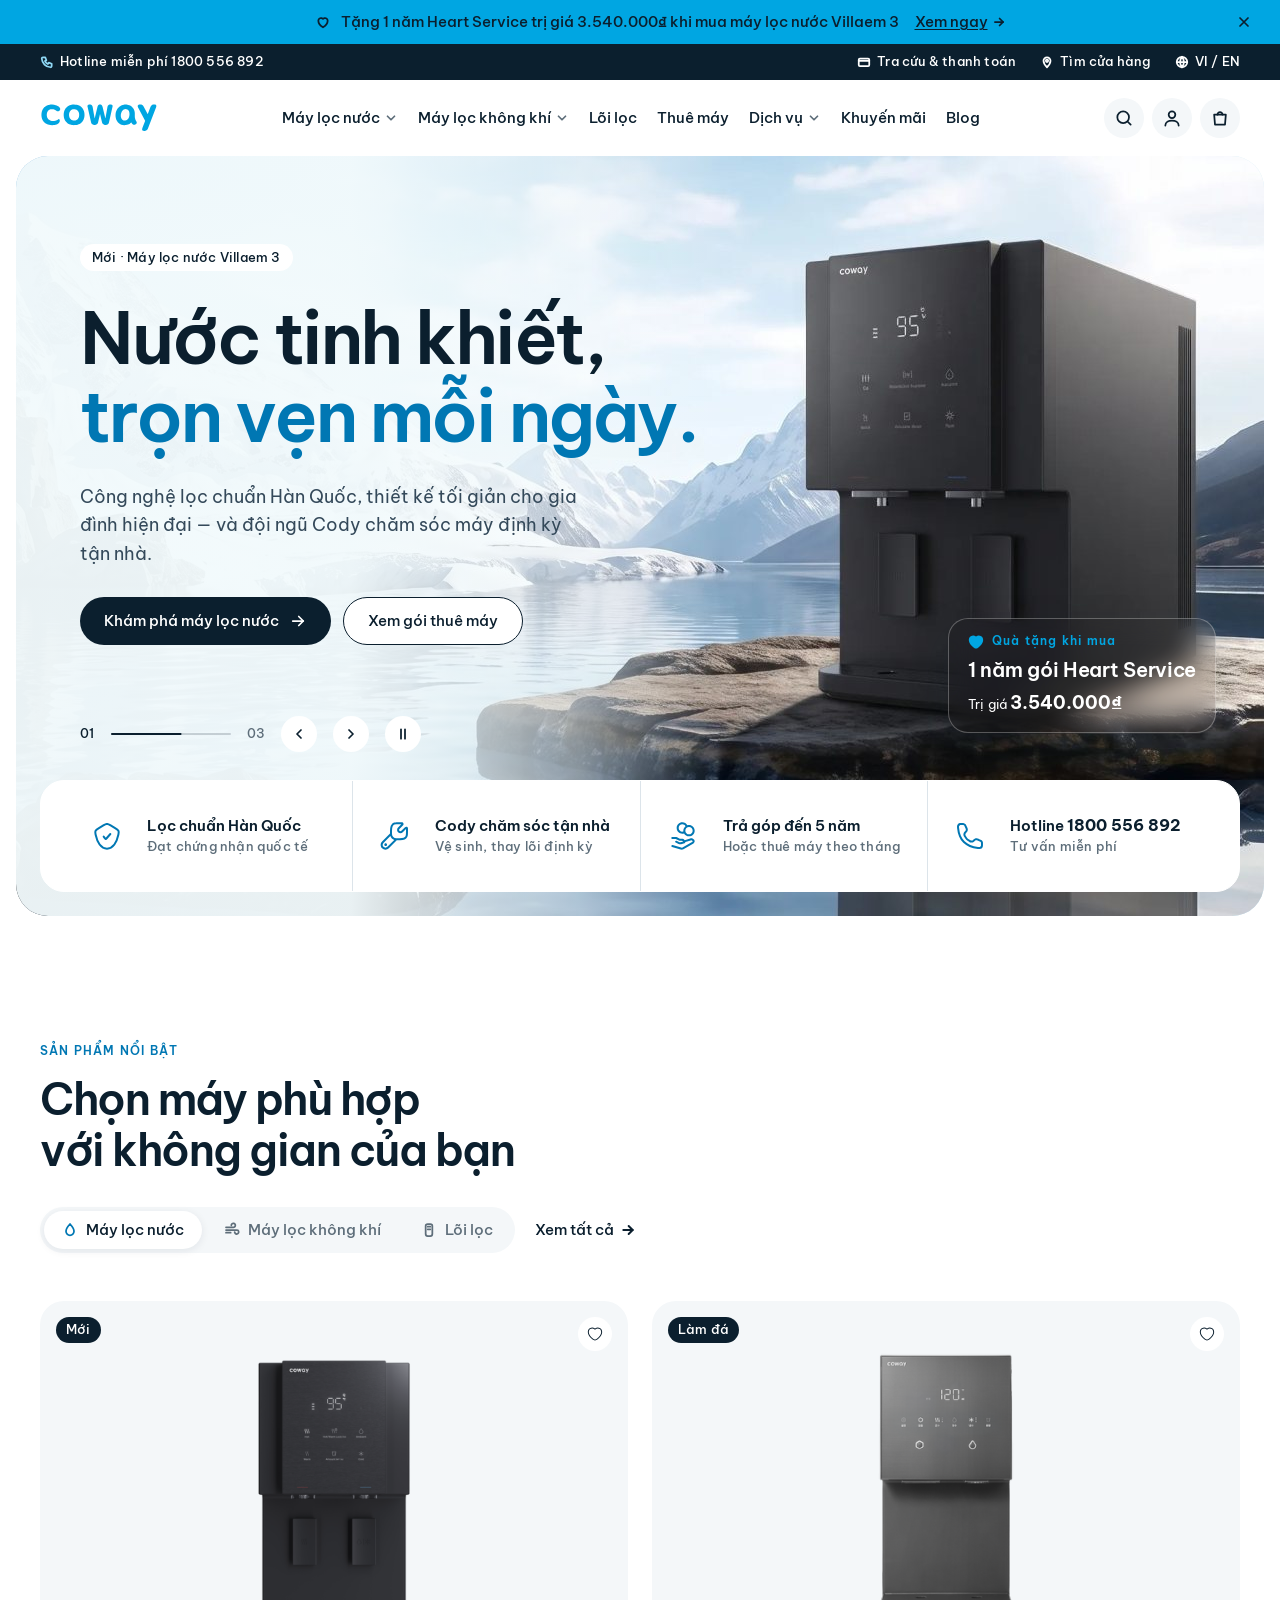
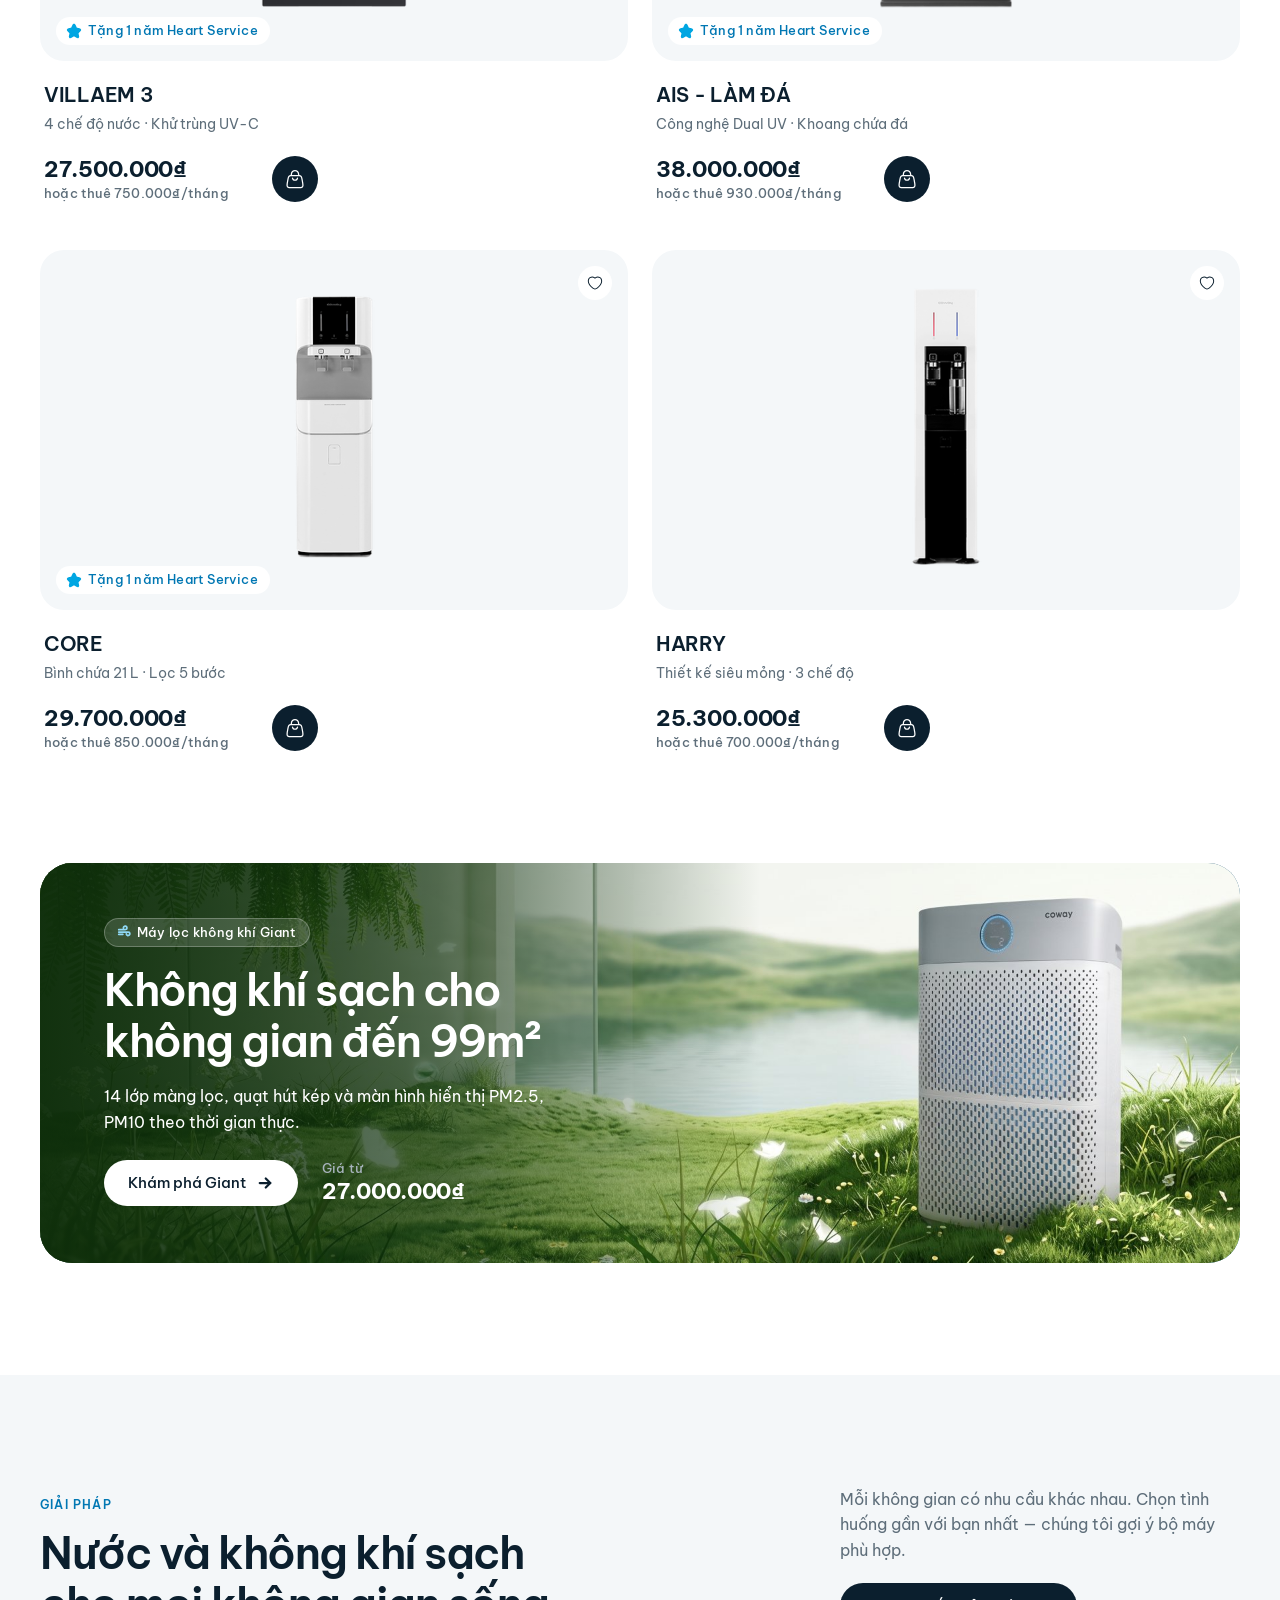
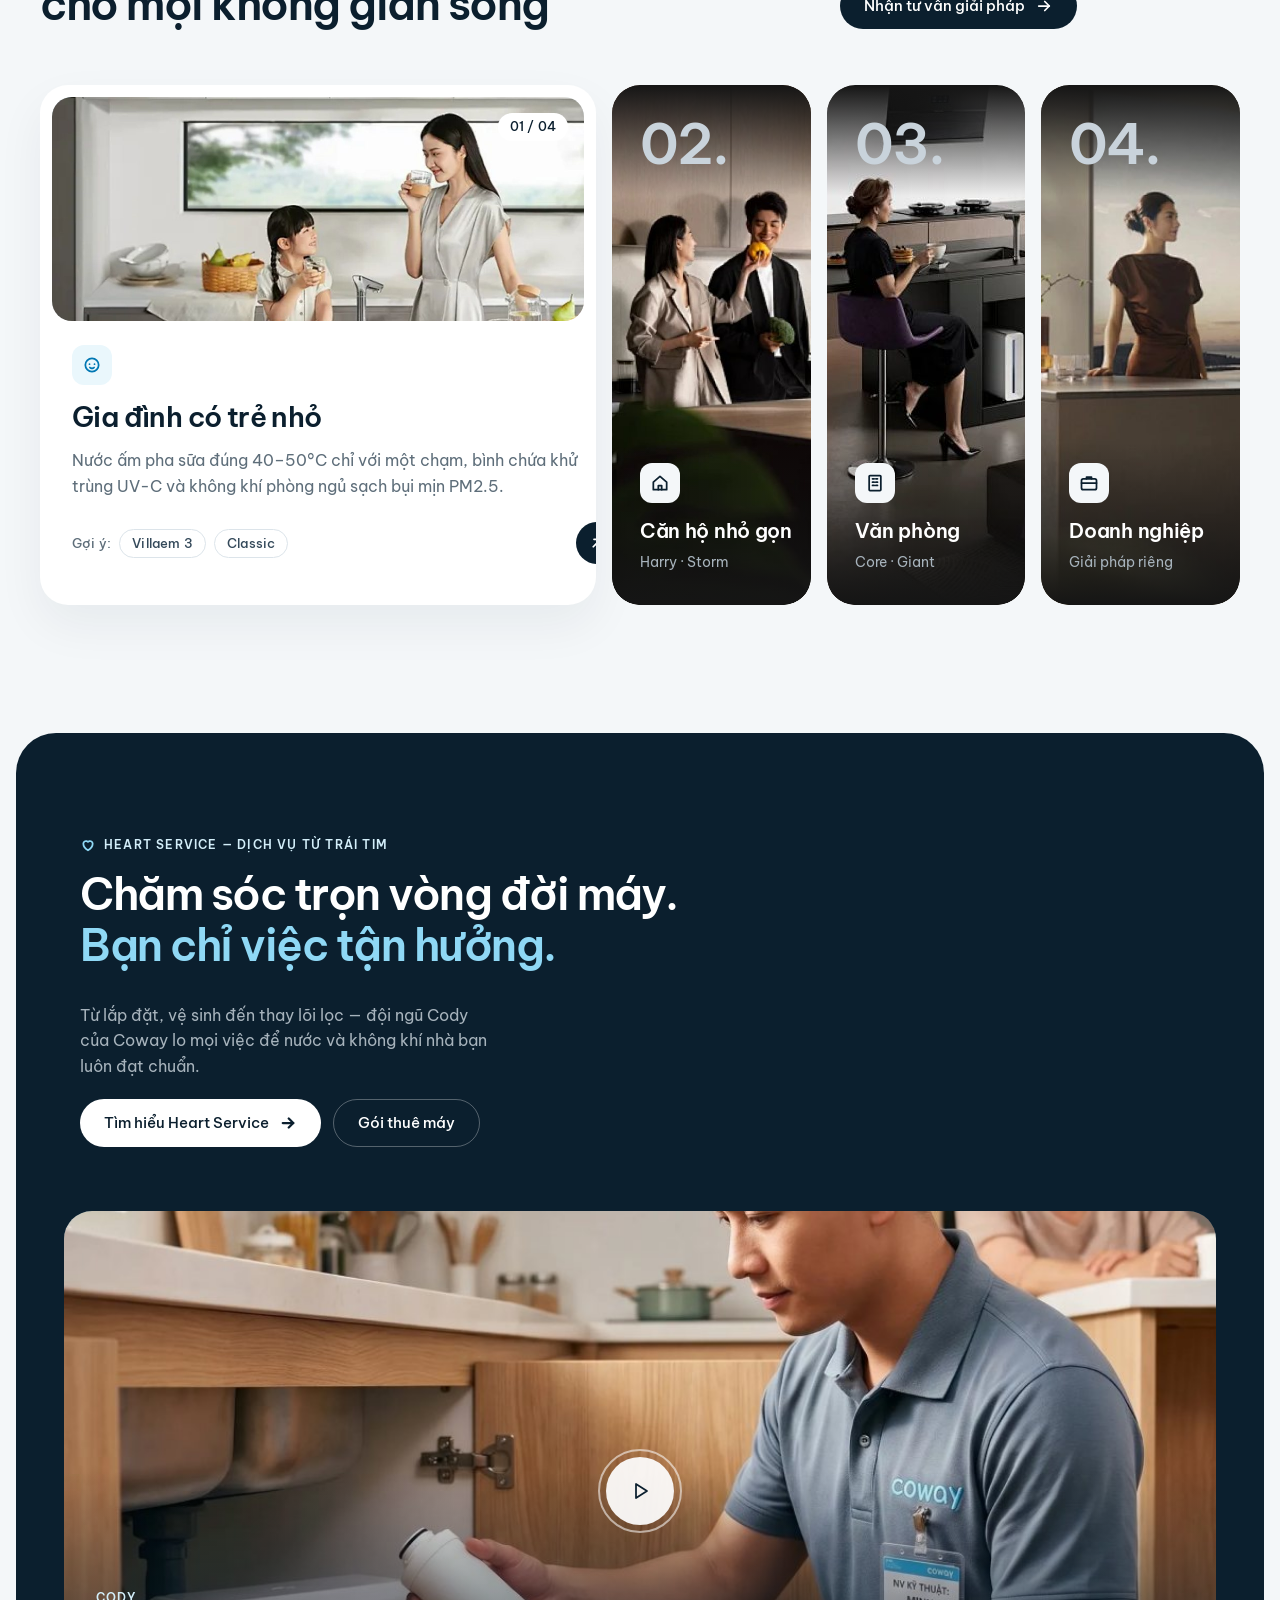
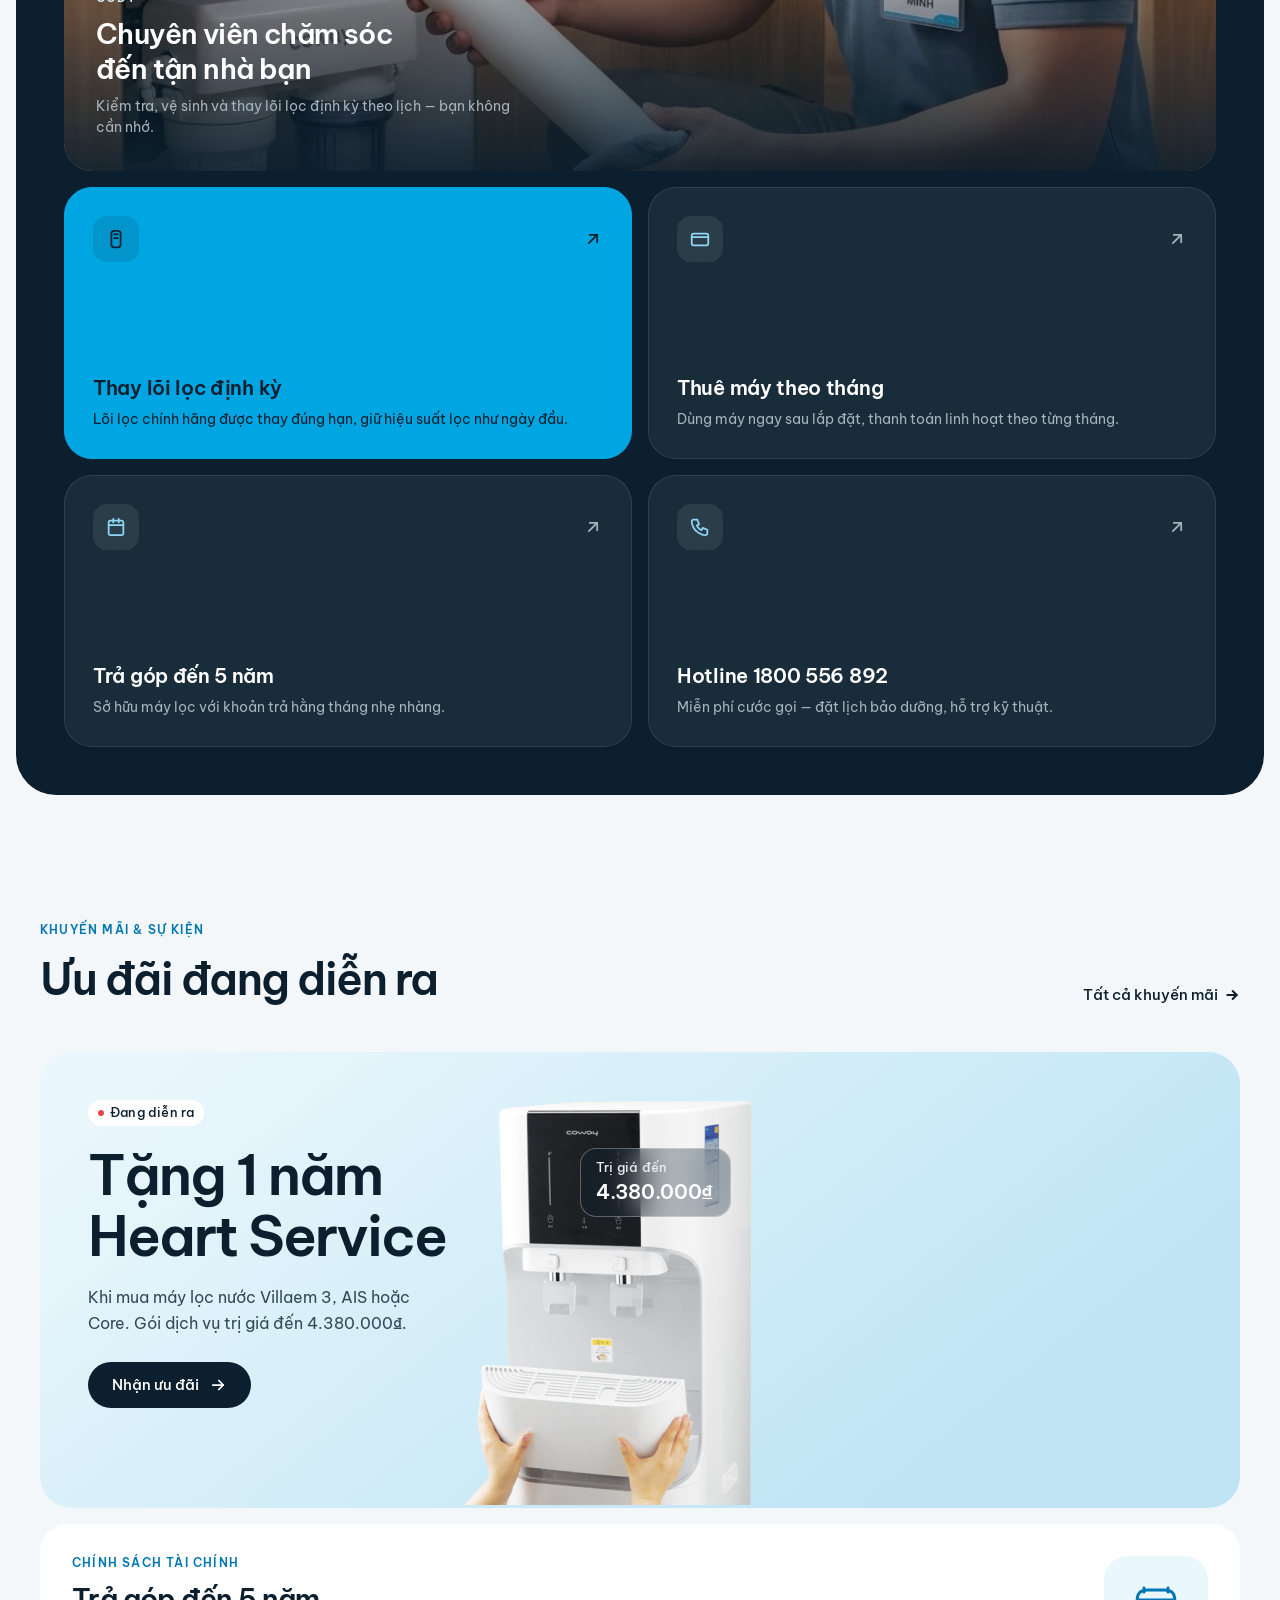
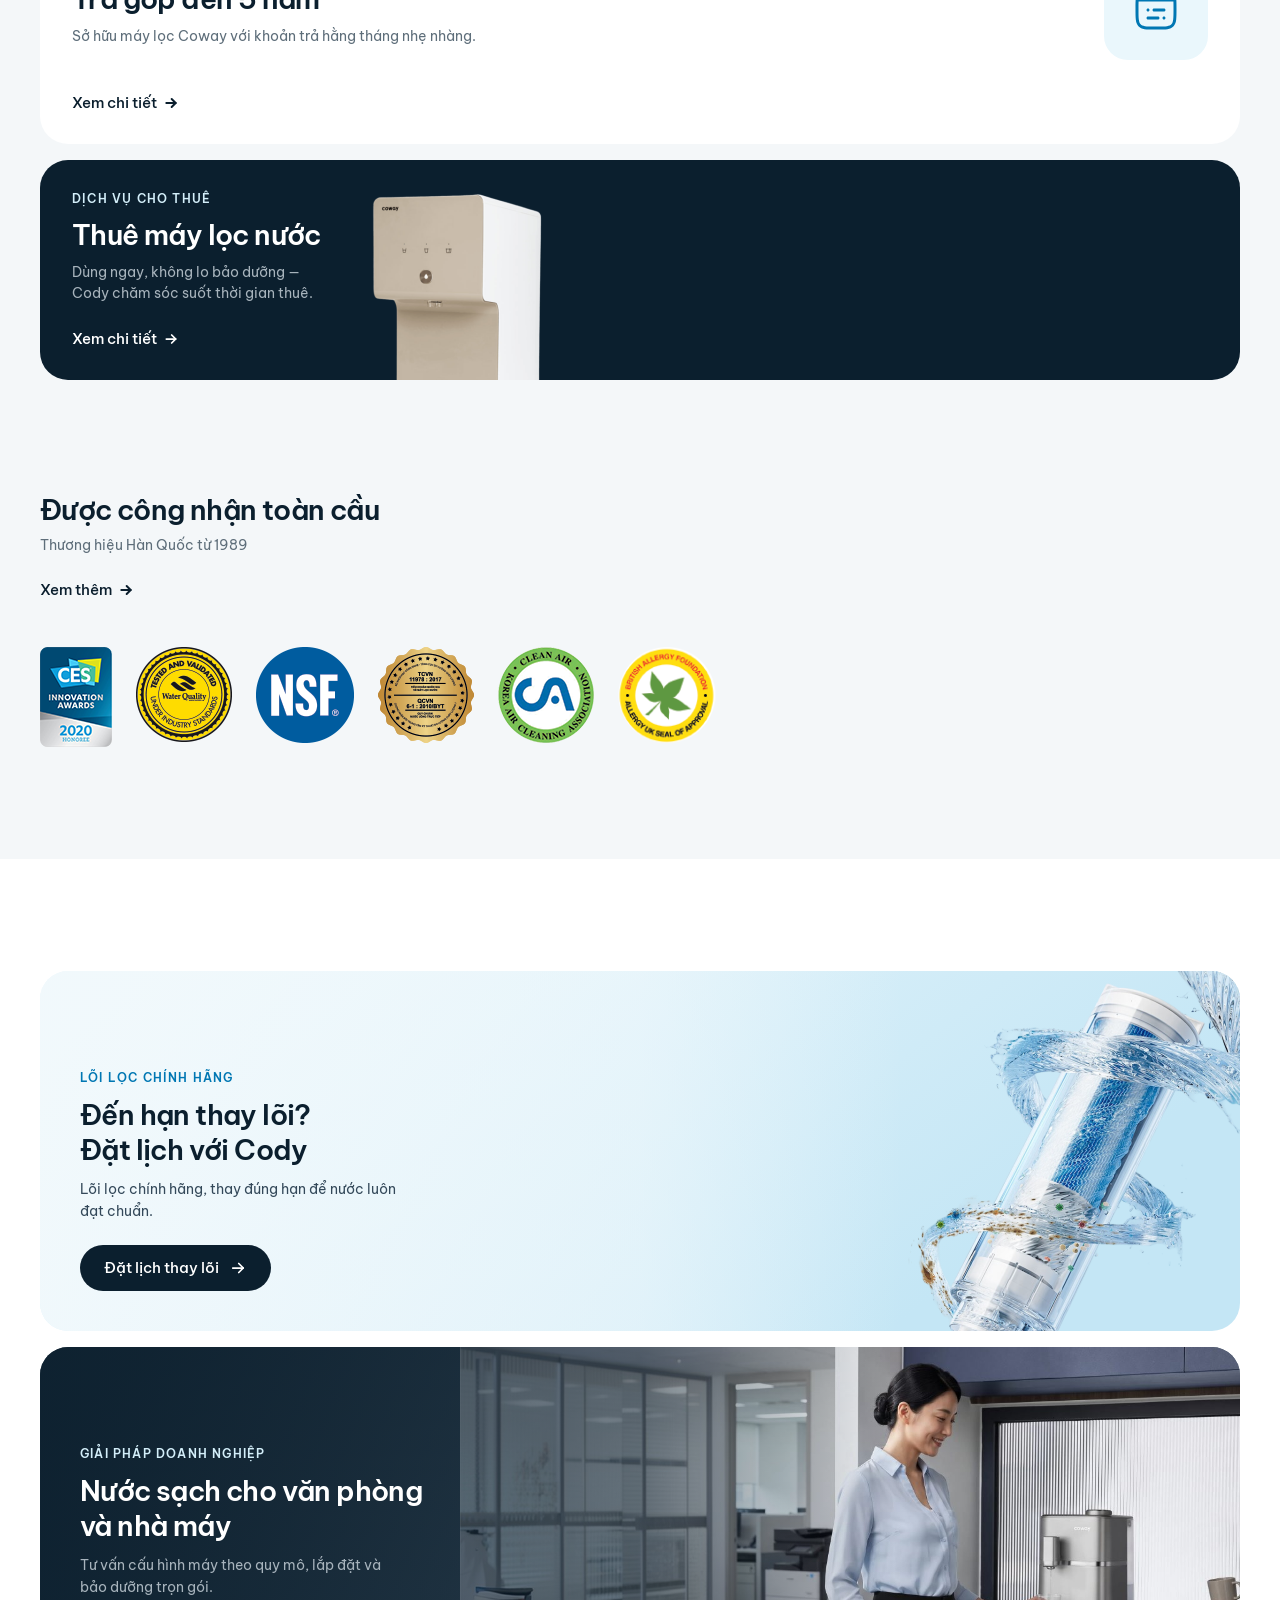
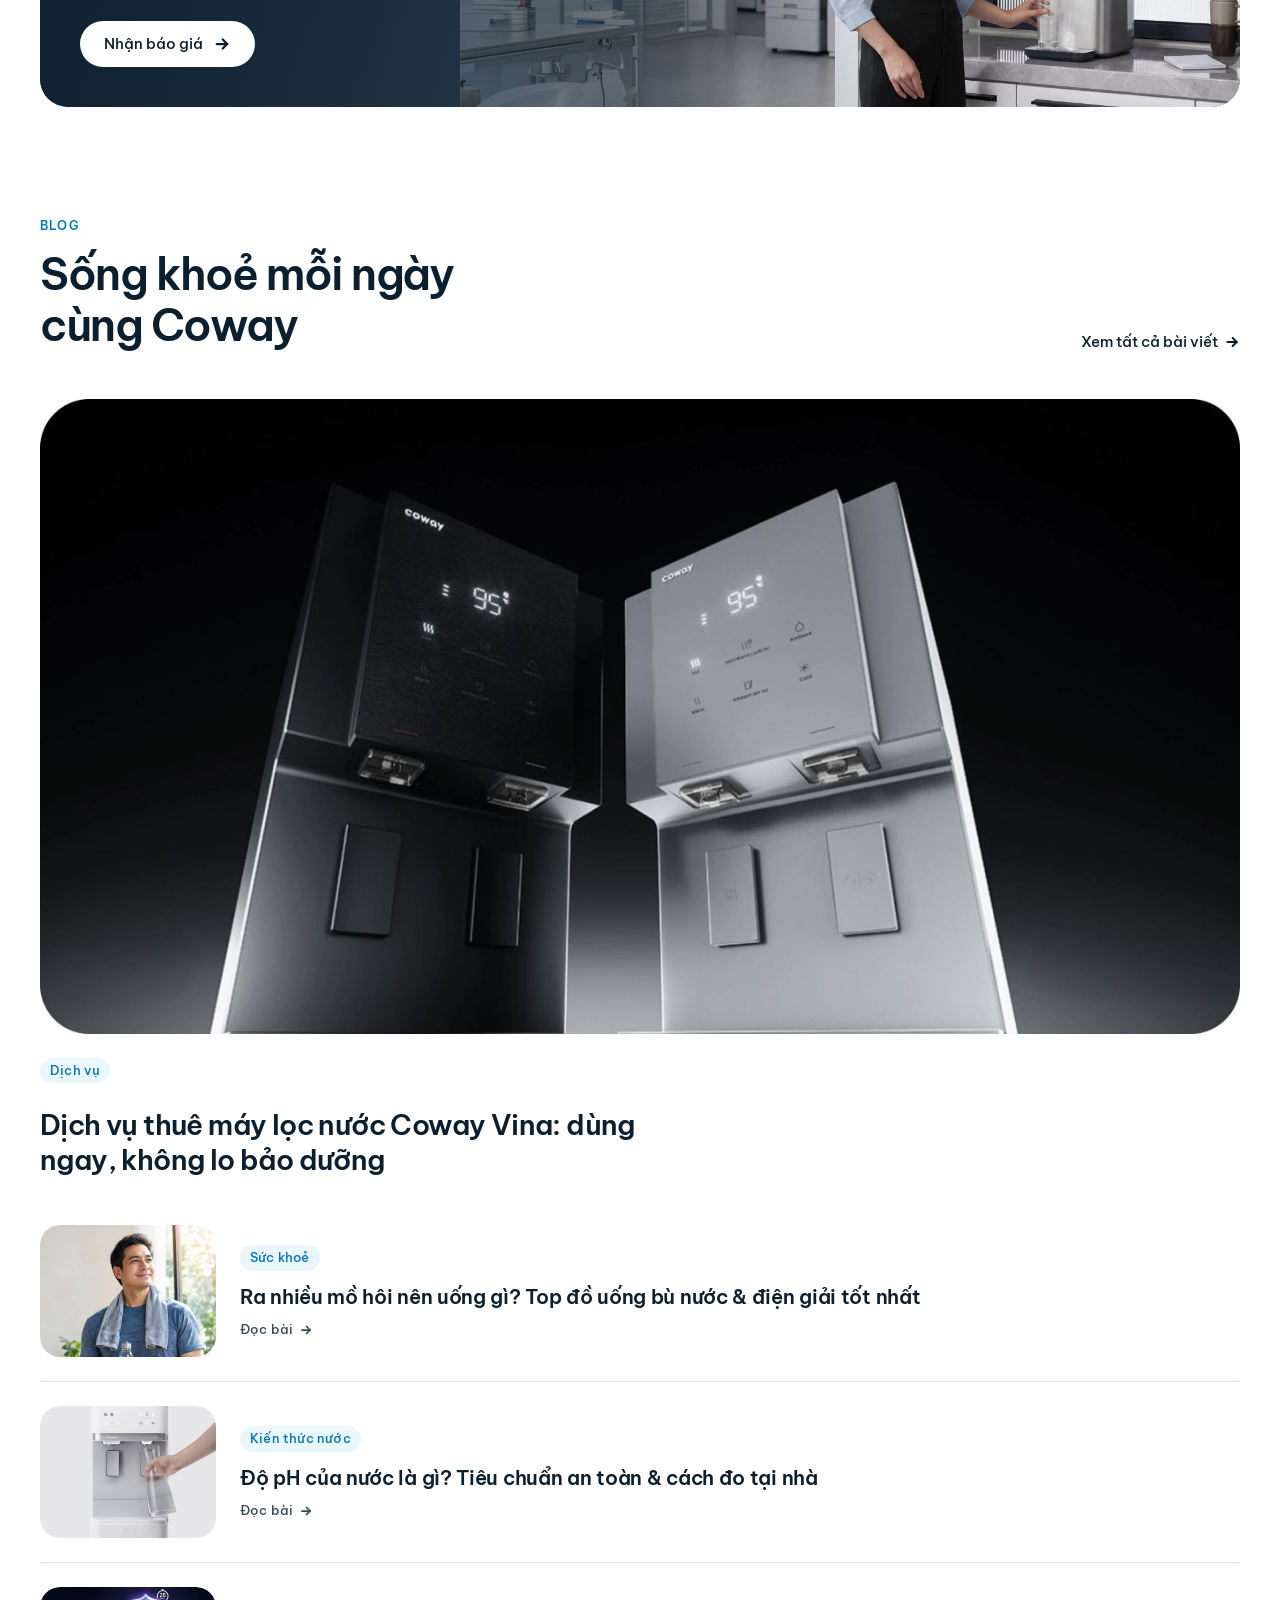
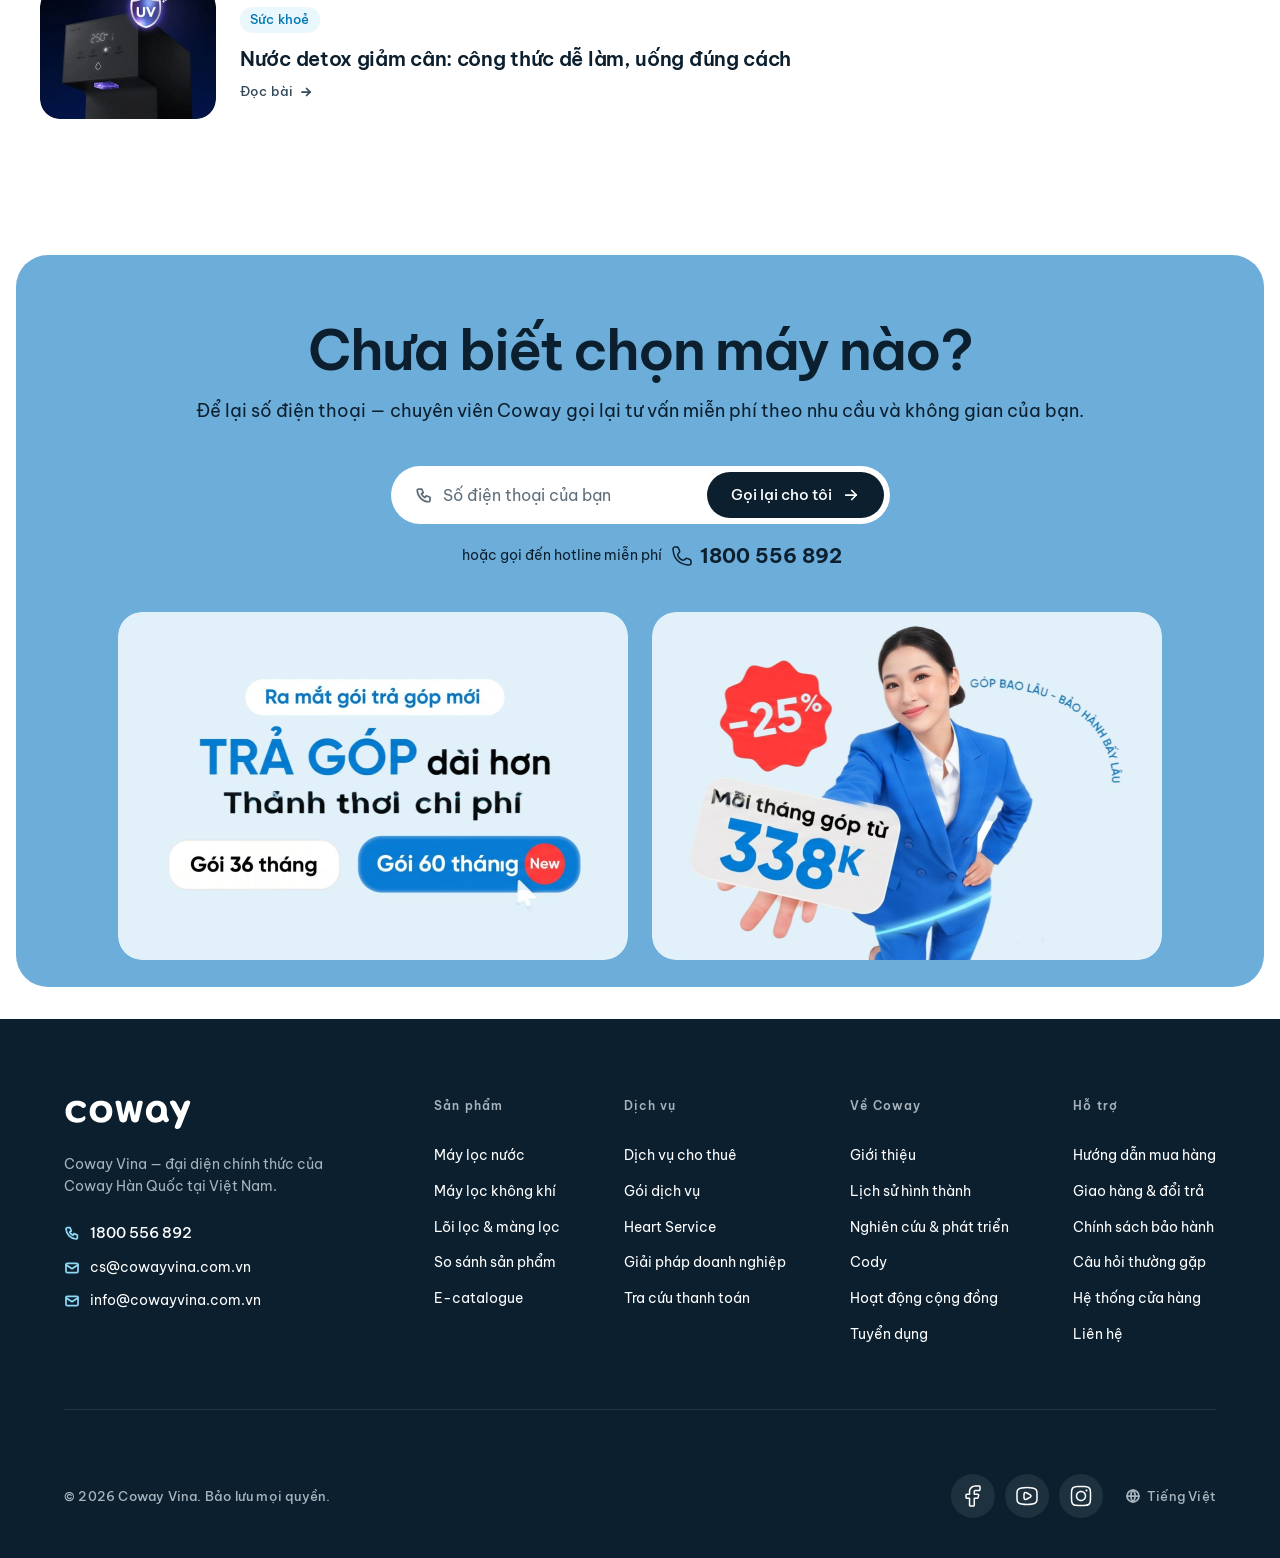
<file: index.html>
<!doctype html><html lang="vi"><head><meta charset="utf-8"><meta name="viewport" content="width=device-width,initial-scale=1">
<title>Máy lọc nước, máy lọc không khí Hàn Quốc — Coway Việt Nam</title>
<meta name="description" content="Coway Vina — máy lọc nước, máy lọc không khí chuẩn Hàn Quốc, chăm sóc định kỳ tận nhà bởi đội ngũ Cody.">
<link rel="stylesheet" href="css/base.css"><link rel="stylesheet" href="css/home.css"></head>
<body><header data-header data-active="home"></header>
<main class="page home">

<!-- Hero — Banner trượt (38:1600) -->
<section class="hero" aria-roledescription="carousel" aria-label="Chương trình nổi bật">
  <div class="hero-frame" id="hero">
    <div class="hero-track" aria-live="off">

      <div class="hero-slide is-active" role="group" aria-roledescription="slide" aria-label="1 / 3" data-slide="0">
        <img class="hero-bg" src="assets/home/hero-01.jpg" alt="Máy lọc nước Villaem 3 màu đen đặt trên phiến đá bên hồ nước núi tuyết" fetchpriority="high">
        <div class="hero-scrim" aria-hidden="true"></div>
        <div class="hero-copy">
          <span class="hero-chip">Mới · Máy lọc nước Villaem 3</span>
          <h1 class="hero-title">Nước tinh khiết, <br><span>trọn vẹn mỗi ngày.</span></h1>
          <p class="hero-lead">Công nghệ lọc chuẩn Hàn Quốc, thiết kế tối giản cho gia đình hiện đại — và đội ngũ Cody chăm sóc máy định kỳ tận nhà.</p>
          <div class="hero-cta">
            <a class="btn btn--primary" href="may-loc-nuoc.html">Khám phá máy lọc nước <img src="assets/home/ic-arrow-white.svg" alt=""></a>
            <a class="btn btn--ghost hero-ghost" href="#" data-soon>Xem gói thuê máy</a>
          </div>
        </div>
        <div class="hero-badge">
          <span class="hb-k"><img src="assets/home/ic-heart-blue.svg" alt="">Quà tặng khi mua</span>
          <b class="hb-t">1 năm gói Heart Service</b>
          <span class="hb-v"><small>Trị giá</small> <strong>3.540.000₫</strong></span>
        </div>
      </div>

      <div class="hero-slide hero-slide--air" role="group" aria-roledescription="slide" aria-label="2 / 3" data-slide="1" aria-hidden="true" inert>
        <img class="hero-bg" src="assets/home/campaign-giant.jpg" alt="Máy lọc không khí Giant đặt trên thảm cỏ xanh bên hồ">
        <div class="hero-scrim" aria-hidden="true"></div>
        <div class="hero-copy">
          <span class="hero-chip"><img src="assets/home/ic-wind.svg" alt="">Máy lọc không khí Giant</span>
          <h2 class="hero-title">Không khí sạch, <br><span>cho nhà đến 99m².</span></h2>
          <p class="hero-lead">14 lớp màng lọc, quạt hút kép và màn hình hiển thị PM2.5, PM10 theo thời gian thực.</p>
          <div class="hero-cta">
            <a class="btn btn--primary" href="#" data-soon>Khám phá Giant <img src="assets/home/ic-arrow-white.svg" alt=""></a>
            <a class="btn btn--ghost hero-ghost" href="#" data-soon>Xem gói thuê máy</a>
          </div>
        </div>
        <div class="hero-badge">
          <span class="hb-k"><img src="assets/home/ic-heart-blue.svg" alt="">Giá từ</span>
          <b class="hb-t">Máy lọc không khí Giant</b>
          <span class="hb-v"><small>Chỉ từ</small> <strong>27.000.000₫</strong></span>
        </div>
      </div>

      <div class="hero-slide hero-slide--care" role="group" aria-roledescription="slide" aria-label="3 / 3" data-slide="2" aria-hidden="true" inert>
        <img class="hero-bg" src="assets/home/cody.jpg" alt="Chuyên viên Cody thay lõi lọc máy lọc nước tại nhà khách hàng">
        <div class="hero-scrim" aria-hidden="true"></div>
        <div class="hero-copy">
          <span class="hero-chip"><img src="assets/home/ic-heart-blue.svg" alt="">Heart Service — Dịch vụ từ trái tim</span>
          <h2 class="hero-title">Chăm sóc tận nhà, <br><span>trọn vòng đời máy.</span></h2>
          <p class="hero-lead">Từ lắp đặt, vệ sinh đến thay lõi lọc — đội ngũ Cody lo mọi việc để nước và không khí nhà bạn luôn đạt chuẩn.</p>
          <div class="hero-cta">
            <a class="btn btn--primary" href="#heart-service">Tìm hiểu Heart Service <img src="assets/home/ic-arrow-white.svg" alt=""></a>
            <a class="btn btn--ghost hero-ghost" href="#" data-soon>Gói thuê máy</a>
          </div>
        </div>
        <div class="hero-badge">
          <span class="hb-k"><img src="assets/home/ic-heart-blue.svg" alt="">Cody chăm sóc</span>
          <b class="hb-t">Định kỳ tận nhà bạn</b>
          <span class="hb-v"><small>Hotline</small> <strong>1800 556 892</strong></span>
        </div>
      </div>
    </div>

    <div class="hero-pager">
      <span class="hp-cur" aria-hidden="true">01</span>
      <span class="hp-track" aria-hidden="true"><i class="hp-fill"></i></span>
      <span class="hp-total" aria-hidden="true">03</span>
      <span class="sr-only" id="heroStatus" aria-live="polite">Slide 1 / 3</span>
      <button class="hp-btn" type="button" data-hero="prev" aria-label="Slide trước"><img src="assets/home/ic-chev-l.svg" alt=""></button>
      <button class="hp-btn" type="button" data-hero="next" aria-label="Slide tiếp theo"><img src="assets/home/ic-chev-r.svg" alt=""></button>
      <button class="hp-btn" type="button" data-hero="toggle" aria-label="Tạm dừng tự chạy" aria-pressed="false"><img class="ic-pause" src="assets/home/ic-pause.svg" alt=""><img class="ic-play" src="assets/home/ic-play.svg" alt=""></button>
    </div>

    <ul class="hero-strip">
      <li><span class="hs-ic"><img src="assets/home/ic-shield.svg" alt=""></span><span><b>Lọc chuẩn Hàn Quốc</b><small>Đạt chứng nhận quốc tế</small></span></li>
      <li><span class="hs-ic"><img src="assets/home/ic-wrench.svg" alt=""></span><span><b>Cody chăm sóc tận nhà</b><small>Vệ sinh, thay lõi định kỳ</small></span></li>
      <li><span class="hs-ic"><img src="assets/home/ic-tips.svg" alt=""></span><span><b>Trả góp đến 5 năm</b><small>Hoặc thuê máy theo tháng</small></span></li>
      <li><span class="hs-ic"><img src="assets/home/ic-call.svg" alt=""></span><a href="tel:1800556892"><b>Hotline <strong>1800 556 892</strong></b><small>Tư vấn miễn phí</small></a></li>
    </ul>
  </div>
</section>

<!-- Sản phẩm nổi bật (6:3) -->
<section class="sec sec-products" aria-labelledby="prodTitle">
  <div class="sec-head">
    <div class="sec-hgroup">
      <p class="eyebrow">SẢN PHẨM NỔI BẬT</p>
      <h2 class="h-sec" id="prodTitle">Chọn máy phù hợp <br>với không gian của bạn</h2>
    </div>
    <div class="prod-tools">
      <div class="seg" role="tablist" aria-label="Danh mục sản phẩm">
        <button class="seg-tab" role="tab" id="tab-water" aria-selected="true" aria-controls="panel-water" type="button">
          <svg width="16" height="16" viewBox="0 0 16 16" fill="none" aria-hidden="true"><path d="M8 2C8 2 12 6.33333 12 9.33333C12 10.3942 11.5786 11.4116 10.8284 12.1618C10.0783 12.9119 9.06087 13.3333 8 13.3333C6.93913 13.3333 5.92172 12.9119 5.17157 12.1618C4.42143 11.4116 4 10.3942 4 9.33333C4 6.33333 8 2 8 2Z" stroke="currentColor" stroke-width="1.75" stroke-linecap="round" stroke-linejoin="round"/></svg>
          Máy lọc nước</button>
        <button class="seg-tab" role="tab" id="tab-air" aria-selected="false" aria-controls="panel-air" tabindex="-1" type="button">
          <svg width="16" height="16" viewBox="0 0 16 16" fill="none" aria-hidden="true"><path d="M2 5.33338H9.33333C9.7289 5.33338 10.1156 5.21608 10.4445 4.99631C10.7734 4.77655 11.0297 4.46419 11.1811 4.09874C11.3325 3.73329 11.3721 3.33116 11.2949 2.94319C11.2177 2.55523 11.0273 2.19887 10.7475 1.91916C10.4678 1.63946 10.1115 1.44897 9.72351 1.3718C9.33555 1.29463 8.93342 1.33424 8.56797 1.48562C8.20251 1.63699 7.89016 1.89334 7.67039 2.22223C7.45063 2.55113 7.33333 2.93781 7.33333 3.33338" stroke="currentColor" stroke-width="1.75" stroke-linecap="round" stroke-linejoin="round"/><path d="M2 8H12.6667C13.0622 8 13.4489 8.1173 13.7778 8.33706C14.1067 8.55682 14.3631 8.86918 14.5144 9.23463C14.6658 9.60009 14.7054 10.0022 14.6282 10.3902C14.5511 10.7781 14.3606 11.1345 14.0809 11.4142C13.8012 11.6939 13.4448 11.8844 13.0568 11.9616C12.6689 12.0387 12.2668 11.9991 11.9013 11.8478C11.5358 11.6964 11.2235 11.44 11.0037 11.1111C10.784 10.7822 10.6667 10.3956 10.6667 10" stroke="currentColor" stroke-width="1.75" stroke-linecap="round" stroke-linejoin="round"/><path d="M2 10.6666H6.66667" stroke="currentColor" stroke-width="1.75" stroke-linecap="round" stroke-linejoin="round"/></svg>
          Máy lọc không khí</button>
        <button class="seg-tab" role="tab" id="tab-filter" aria-selected="false" aria-controls="panel-filter" tabindex="-1" type="button">
          <svg width="16" height="16" viewBox="0 0 16 16" fill="none" aria-hidden="true"><path d="M9.33341 2H6.66675C5.56218 2 4.66675 2.89543 4.66675 4V12C4.66675 13.1046 5.56218 14 6.66675 14H9.33341C10.438 14 11.3334 13.1046 11.3334 12V4C11.3334 2.89543 10.438 2 9.33341 2Z" stroke="currentColor" stroke-width="1.75" stroke-linecap="round" stroke-linejoin="round"/><path d="M6.66675 4.66663H9.33341M6.66675 7.33329H9.33341" stroke="currentColor" stroke-width="1.75" stroke-linecap="round" stroke-linejoin="round"/></svg>
          Lõi lọc</button>
      </div>
      <a class="link-more" href="may-loc-nuoc.html">Xem tất cả <img src="assets/shared/ic-arrow.svg" alt=""></a>
    </div>
  </div>

  <div class="prod-panel" role="tabpanel" id="panel-water" aria-labelledby="tab-water">
    <div class="prod-grid">
      <div data-card="villaem3"></div><div data-card="ais"></div><div data-card="core"></div><div data-card="harry"></div>
    </div>
  </div>
  <div class="prod-panel" role="tabpanel" id="panel-air" aria-labelledby="tab-air" hidden>
    <div class="prod-empty">
      <span class="pe-ic"><img src="assets/home/ic-wind.svg" alt=""></span>
      <h3>Danh mục máy lọc không khí đang được cập nhật</h3>
      <p>Giant, Storm và các dòng máy lọc không khí Coway sẽ có mặt tại đây trong giai đoạn tiếp theo. Trong lúc chờ, bạn có thể xem máy lọc nước hoặc để lại số điện thoại để được tư vấn.</p>
      <div class="pe-cta"><a class="btn btn--primary" href="may-loc-nuoc.html">Xem danh sách máy lọc nước <img src="assets/home/ic-arrow-white.svg" alt=""></a><a class="btn btn--ghost" href="#tu-van">Nhận tư vấn</a></div>
    </div>
  </div>
  <div class="prod-panel" role="tabpanel" id="panel-filter" aria-labelledby="tab-filter" hidden>
    <div class="prod-empty">
      <span class="pe-ic"><img src="assets/home/ic-filter.svg" alt=""></span>
      <h3>Danh mục lõi lọc đang được cập nhật</h3>
      <p>Lõi lọc và màng lọc chính hãng cho từng dòng máy sẽ có mặt tại đây. Đến hạn thay lõi? Đặt lịch để Cody thay tận nhà.</p>
      <div class="pe-cta"><a class="btn btn--primary" href="may-loc-nuoc.html">Xem danh sách máy lọc nước <img src="assets/home/ic-arrow-white.svg" alt=""></a><a class="btn btn--ghost" href="#tu-van">Đặt lịch thay lõi</a></div>
    </div>
  </div>
</section>

<!-- Banner chiến dịch (16:6) -->
<section class="sec-campaign reveal" aria-labelledby="campTitle">
  <div class="camp">
    <img class="camp-bg" src="assets/home/campaign-giant.jpg" alt="Máy lọc không khí Giant trên thảm cỏ">
    <div class="camp-scrim" aria-hidden="true"></div>
    <div class="camp-copy">
      <span class="camp-chip"><img src="assets/home/ic-wind-white.svg" alt="">Máy lọc không khí Giant</span>
      <h2 class="h-sec" id="campTitle">Không khí sạch cho <br>không gian đến 99m²</h2>
      <p>14 lớp màng lọc, quạt hút kép và màn hình hiển thị PM2.5, PM10 theo thời gian thực.</p>
      <div class="camp-row">
        <a class="btn btn--light" href="#" data-soon>Khám phá Giant <img src="assets/shared/ic-arrow.svg" alt=""></a>
        <div class="camp-price"><small>Giá từ</small><b>27.000.000₫</b></div>
      </div>
    </div>
  </div>
</section>

<!-- Giải pháp theo không gian (7:3) -->
<section class="sec sec-sol" aria-labelledby="solTitle">
  <div class="sec-head">
    <div class="sec-hgroup sol-hgroup">
      <p class="eyebrow">GIẢI PHÁP</p>
      <h2 class="h-sec" id="solTitle">Nước và không khí sạch <br>cho mọi không gian sống</h2>
    </div>
    <div class="sec-aside">
      <p>Mỗi không gian có nhu cầu khác nhau. Chọn tình huống gần với bạn nhất — chúng tôi gợi ý bộ máy phù hợp.</p>
      <a class="btn btn--primary" href="#tu-van">Nhận tư vấn giải pháp <img src="assets/home/ic-arrow-white.svg" alt=""></a>
    </div>
  </div>

  <div class="sol-cards" id="solCards">
    <article class="sol-card is-active" style="--cw:692px;--ch:520px;--cx:-237px;--cy:0px;--aw:586px;--ah:440px;--ax:0px;--ay:-120px">
      <button class="sol-trigger" type="button" aria-expanded="true" aria-controls="sol-b1" id="sol-t1"><span class="sr-only">Gia đình có trẻ nhỏ</span></button>
      <div class="sol-media" aria-hidden="true"><img src="assets/home/sol-1.jpg" alt=""><span class="sol-count">01 / 04</span></div>
      <span class="sol-num" aria-hidden="true">01.</span>
      <div class="sol-mini" aria-hidden="true"><span class="sol-ic sol-ic--light"><img src="assets/home/ic-baby.svg" alt=""></span><b>Gia đình có trẻ nhỏ</b><small>Villaem 3 · Classic</small></div>
      <div class="sol-body" id="sol-b1" role="region" aria-labelledby="sol-t1">
        <span class="sol-ic"><img src="assets/home/ic-baby.svg" alt=""></span>
        <h3>Gia đình có trẻ nhỏ</h3>
        <p>Nước ấm pha sữa đúng 40–50°C chỉ với một chạm, bình chứa khử trùng UV-C và không khí phòng ngủ sạch bụi mịn PM2.5.</p>
        <div class="sol-foot">
          <div class="sol-chips"><span>Gợi ý:</span><a href="villaem-3.html">Villaem 3</a><a href="may-loc-nuoc.html">Classic</a></div>
          <a class="sol-go" href="villaem-3.html" aria-label="Xem giải pháp cho gia đình có trẻ nhỏ"><img src="assets/home/ic-arrow-ur-white.svg" alt=""></a>
        </div>
      </div>
    </article>
    <article class="sol-card" style="--cw:780px;--ch:520px;--cx:-383px;--cy:0px;--aw:586px;--ah:391px;--ax:0px;--ay:-40px">
      <button class="sol-trigger" type="button" aria-expanded="false" aria-controls="sol-b2" id="sol-t2"><span class="sr-only">Căn hộ nhỏ gọn</span></button>
      <div class="sol-media" aria-hidden="true"><img src="assets/home/sol-2.jpg" alt=""><span class="sol-count">02 / 04</span></div>
      <span class="sol-num" aria-hidden="true">02.</span>
      <div class="sol-mini" aria-hidden="true"><span class="sol-ic sol-ic--light"><img src="assets/home/ic-home.svg" alt=""></span><b>Căn hộ nhỏ gọn</b><small>Harry · Storm</small></div>
      <div class="sol-body" id="sol-b2" role="region" aria-labelledby="sol-t2">
        <span class="sol-ic"><img src="assets/home/ic-home.svg" alt=""></span>
        <h3>Căn hộ nhỏ gọn</h3>
        <p>Máy lọc nước siêu mỏng đặt gọn trên mặt bếp hẹp, kết hợp máy lọc không khí nhỏ gọn cho phòng khách và phòng ngủ.</p>
        <div class="sol-foot">
          <div class="sol-chips"><span>Gợi ý:</span><a href="may-loc-nuoc.html">Harry</a><a href="#" data-soon>Storm</a></div>
          <a class="sol-go" href="may-loc-nuoc.html" aria-label="Xem giải pháp cho căn hộ nhỏ gọn"><img src="assets/home/ic-arrow-ur-white.svg" alt=""></a>
        </div>
      </div>
    </article>
    <article class="sol-card" style="--cw:746px;--ch:1325px;--cx:-203px;--cy:-440px;--aw:586px;--ah:1041px;--ax:0px;--ay:-330px">
      <button class="sol-trigger" type="button" aria-expanded="false" aria-controls="sol-b3" id="sol-t3"><span class="sr-only">Văn phòng</span></button>
      <div class="sol-media" aria-hidden="true"><img src="assets/home/sol-3.jpg" alt=""><span class="sol-count">03 / 04</span></div>
      <span class="sol-num" aria-hidden="true">03.</span>
      <div class="sol-mini" aria-hidden="true"><span class="sol-ic sol-ic--light"><img src="assets/home/ic-building.svg" alt=""></span><b>Văn phòng</b><small>Core · Giant</small></div>
      <div class="sol-body" id="sol-b3" role="region" aria-labelledby="sol-t3">
        <span class="sol-ic"><img src="assets/home/ic-building.svg" alt=""></span>
        <h3>Văn phòng</h3>
        <p>Bình chứa 21 L đủ nước cho cả nhóm làm việc, máy lọc không khí công suất lớn cho phòng họp và không gian mở đến 99m².</p>
        <div class="sol-foot">
          <div class="sol-chips"><span>Gợi ý:</span><a href="may-loc-nuoc.html">Core</a><a href="#" data-soon>Giant</a></div>
          <a class="sol-go" href="may-loc-nuoc.html" aria-label="Xem giải pháp cho văn phòng"><img src="assets/home/ic-arrow-ur-white.svg" alt=""></a>
        </div>
      </div>
    </article>
    <article class="sol-card" style="--cw:748px;--ch:748px;--cx:-25px;--cy:-99px;--aw:586px;--ah:586px;--ax:0px;--ay:-96px">
      <button class="sol-trigger" type="button" aria-expanded="false" aria-controls="sol-b4" id="sol-t4"><span class="sr-only">Doanh nghiệp</span></button>
      <div class="sol-media" aria-hidden="true"><img src="assets/home/sol-4.jpg" alt=""><span class="sol-count">04 / 04</span></div>
      <span class="sol-num" aria-hidden="true">04.</span>
      <div class="sol-mini" aria-hidden="true"><span class="sol-ic sol-ic--light"><img src="assets/home/ic-briefcase.svg" alt=""></span><b>Doanh nghiệp</b><small>Giải pháp riêng</small></div>
      <div class="sol-body" id="sol-b4" role="region" aria-labelledby="sol-t4">
        <span class="sol-ic"><img src="assets/home/ic-briefcase.svg" alt=""></span>
        <h3>Doanh nghiệp</h3>
        <p>Tư vấn cấu hình máy theo quy mô nhà máy, chuỗi cửa hàng hay toà nhà — lắp đặt và bảo dưỡng trọn gói bởi đội ngũ Cody.</p>
        <div class="sol-foot">
          <div class="sol-chips"><span>Gợi ý:</span><a href="#tu-van">Giải pháp riêng</a></div>
          <a class="sol-go" href="#tu-van" aria-label="Nhận tư vấn giải pháp doanh nghiệp"><img src="assets/home/ic-arrow-ur-white.svg" alt=""></a>
        </div>
      </div>
    </article>
  </div>
</section>

<!-- Heart Service (8:3) -->
<section class="sec-heart" id="heart-service" aria-labelledby="heartTitle">
  <div class="heart-panel">
    <div class="sec-head heart-head">
      <div class="sec-hgroup">
        <p class="eyebrow eyebrow--light"><img src="assets/home/ic-heart-light.svg" alt="">HEART SERVICE — DỊCH VỤ TỪ TRÁI TIM</p>
        <h2 class="h-sec" id="heartTitle">Chăm sóc trọn vòng đời máy. <br><span>Bạn chỉ việc tận hưởng.</span></h2>
      </div>
      <div class="sec-aside">
        <p>Từ lắp đặt, vệ sinh đến thay lõi lọc — đội ngũ Cody của Coway lo mọi việc để nước và không khí nhà bạn luôn đạt chuẩn.</p>
        <div class="btn-row">
          <a class="btn btn--light" href="#" data-soon>Tìm hiểu Heart Service <img src="assets/shared/ic-arrow.svg" alt=""></a>
          <a class="btn btn--outline-dark" href="#" data-soon>Gói thuê máy</a>
        </div>
      </div>
    </div>
    <div class="bento">
      <div class="cody">
        <img class="cody-img" src="assets/home/cody.jpg" alt="Chuyên viên Cody đang thay lõi lọc máy lọc nước dưới bồn rửa">
        <button class="cody-play" type="button" data-video aria-haspopup="dialog" aria-label="Xem video giới thiệu Cody"><img src="assets/home/ic-play.svg" alt=""></button>
        <div class="cody-shade" aria-hidden="true"></div>
        <div class="cody-copy">
          <p class="eyebrow eyebrow--light">CODY</p>
          <h3>Chuyên viên chăm sóc <br>đến tận nhà bạn</h3>
          <p>Kiểm tra, vệ sinh và thay lõi lọc định kỳ theo lịch — bạn không cần nhớ.</p>
        </div>
      </div>
      <div class="benefits">
        <a class="benefit benefit--blue" href="#" data-soon>
          <span class="bf-top"><span class="bf-ic"><img src="assets/home/ic-filter-lg.svg" alt=""></span><img class="bf-go" src="assets/home/ic-arrow-ur.svg" alt=""></span>
          <span class="bf-txt"><b>Thay lõi lọc định kỳ</b><small>Lõi lọc chính hãng được thay đúng hạn, giữ hiệu suất lọc như ngày đầu.</small></span>
        </a>
        <a class="benefit" href="#" data-soon>
          <span class="bf-top"><span class="bf-ic"><img src="assets/home/ic-card-lg.svg" alt=""></span><img class="bf-go" src="assets/home/ic-arrow-ur-light.svg" alt=""></span>
          <span class="bf-txt"><b>Thuê máy theo tháng</b><small>Dùng máy ngay sau lắp đặt, thanh toán linh hoạt theo từng tháng.</small></span>
        </a>
        <a class="benefit" href="khuyen-mai.html">
          <span class="bf-top"><span class="bf-ic"><img src="assets/home/ic-calendar-lg.svg" alt=""></span><img class="bf-go" src="assets/home/ic-arrow-ur-light.svg" alt=""></span>
          <span class="bf-txt"><b>Trả góp đến 5 năm</b><small>Sở hữu máy lọc với khoản trả hằng tháng nhẹ nhàng.</small></span>
        </a>
        <a class="benefit" href="tel:1800556892">
          <span class="bf-top"><span class="bf-ic"><img src="assets/home/ic-phone-lg.svg" alt=""></span><img class="bf-go" src="assets/home/ic-arrow-ur-light.svg" alt=""></span>
          <span class="bf-txt"><b>Hotline 1800 556 892</b><small>Miễn phí cước gọi — đặt lịch bảo dưỡng, hỗ trợ kỹ thuật.</small></span>
        </a>
      </div>
    </div>
  </div>
</section>

<!-- Khuyến mãi (9:3) -->
<section class="sec sec-promo" aria-labelledby="promoTitle">
  <div class="sec-head">
    <div class="sec-hgroup">
      <p class="eyebrow">KHUYẾN MÃI &amp; SỰ KIỆN</p>
      <h2 class="h-sec" id="promoTitle">Ưu đãi đang diễn ra</h2>
    </div>
    <a class="link-more" href="khuyen-mai.html">Tất cả khuyến mãi <img src="assets/shared/ic-arrow.svg" alt=""></a>
  </div>
  <div class="promo-bento">
    <a class="promo-feat" href="khuyen-mai.html">
      <span class="pf-copy">
        <span class="live-chip"><i></i>Đang diễn ra</span>
        <span class="pf-title">Tặng 1 năm <br>Heart Service</span>
        <span class="pf-desc">Khi mua máy lọc nước Villaem 3, AIS hoặc Core. Gói dịch vụ trị giá đến 4.380.000₫.</span>
        <span class="pf-btn"><span class="btn btn--primary">Nhận ưu đãi <img src="assets/home/ic-arrow-white.svg" alt=""></span></span>
      </span>
      <img class="pf-img" src="assets/home/promo-featured.png" alt="Tay người dùng thay lõi lọc máy lọc nước Coway màu trắng">
      <span class="pf-value"><small>Trị giá đến</small><b>4.380.000₫</b></span>
    </a>
    <div class="promo-stack">
      <a class="promo-sm" href="khuyen-mai.html">
        <span class="ps-copy">
          <span class="ps-txt"><span class="eyebrow">CHÍNH SÁCH TÀI CHÍNH</span><b>Trả góp đến 5 năm</b><small>Sở hữu máy lọc Coway với khoản trả hằng tháng nhẹ nhàng.</small></span>
          <span class="ps-link">Xem chi tiết <img src="assets/shared/ic-arrow.svg" alt=""></span>
        </span>
        <span class="ps-ic"><img src="assets/home/ic-calendar-xl.svg" alt=""></span>
      </a>
      <a class="promo-sm promo-sm--dark" href="khuyen-mai.html">
        <span class="ps-copy">
          <span class="ps-txt"><span class="eyebrow eyebrow--light">DỊCH VỤ CHO THUÊ</span><b>Thuê máy lọc nước</b><small>Dùng ngay, không lo bảo dưỡng — Cody chăm sóc suốt thời gian thuê.</small></span>
          <span class="ps-link">Xem chi tiết <img src="assets/home/ic-arrow-light.svg" alt=""></span>
        </span>
        <img class="ps-img" src="assets/home/promo-rent.png" alt="Máy lọc nước Coway màu be">
      </a>
    </div>
  </div>
</section>

<!-- Chứng nhận (9:75) -->
<section class="sec-cert" aria-labelledby="certTitle">
  <div class="cert-copy">
    <div><h2 id="certTitle">Được công nhận toàn cầu</h2><p>Thương hiệu Hàn Quốc từ 1989</p></div>
    <a class="link-more" href="#" data-soon>Xem thêm <img src="assets/shared/ic-arrow.svg" alt=""></a>
  </div>
  <ul class="cert-logos">
    <li><img src="assets/home/cert-ces.png" width="72" height="100" alt="CES Innovation Awards 2020"></li>
    <li><img src="assets/home/cert-wqa.png" width="96" height="96" alt="Chứng nhận Water Quality Association"></li>
    <li><img src="assets/home/cert-nsf.png" width="98" height="96" alt="Chứng nhận NSF"></li>
    <li><img src="assets/home/cert-tcvn.png" width="96" height="96" alt="Đạt tiêu chuẩn TCVN và QCVN"></li>
    <li><img src="assets/home/cert-kaca.png" width="96" height="96" alt="Chứng nhận Hiệp hội Không khí sạch Hàn Quốc (KACA)"></li>
    <li><img src="assets/home/cert-baf.png" width="98" height="96" alt="British Allergy Foundation — Seal of Approval"></li>
  </ul>
</section>

<!-- Cặp banner (16:43) -->
<section class="sec-duo" aria-label="Dịch vụ lõi lọc và giải pháp doanh nghiệp">
  <div class="duo duo--light">
    <img class="duo-img duo-img--filter" src="assets/home/duo-filter.png" alt="Lõi lọc Coway chính hãng giữa dòng nước xoáy">
    <div class="duo-scrim" aria-hidden="true"></div>
    <div class="duo-copy">
      <p class="eyebrow">LÕI LỌC CHÍNH HÃNG</p>
      <h2>Đến hạn thay lõi? <br>Đặt lịch với Cody</h2>
      <p class="duo-desc">Lõi lọc chính hãng, thay đúng hạn để nước luôn đạt chuẩn.</p>
      <a class="btn btn--primary" href="#" data-soon>Đặt lịch thay lõi <img src="assets/home/ic-arrow-white.svg" alt=""></a>
    </div>
  </div>
  <div class="duo duo--dark">
    <img class="duo-img duo-img--office" src="assets/home/duo-office.jpg" alt="Nhân viên văn phòng lấy nước từ máy lọc nước Coway">
    <div class="duo-scrim" aria-hidden="true"></div>
    <div class="duo-copy">
      <p class="eyebrow eyebrow--light">GIẢI PHÁP DOANH NGHIỆP</p>
      <h2>Nước sạch cho văn phòng <br>và nhà máy</h2>
      <p class="duo-desc">Tư vấn cấu hình máy theo quy mô, lắp đặt và bảo dưỡng trọn gói.</p>
      <a class="btn btn--light" href="#tu-van">Nhận báo giá <img src="assets/shared/ic-arrow.svg" alt=""></a>
    </div>
  </div>
</section>

<!-- Blog (10:3) -->
<section class="sec sec-blog" aria-labelledby="blogTitle">
  <div class="sec-head">
    <div class="sec-hgroup">
      <p class="eyebrow">BLOG</p>
      <h2 class="h-sec" id="blogTitle">Sống khoẻ mỗi ngày <br>cùng Coway</h2>
    </div>
    <a class="link-more" href="blog.html">Xem tất cả bài viết <img src="assets/shared/ic-arrow.svg" alt=""></a>
  </div>
  <div class="blog-layout">
    <a class="post-feat" href="blog.html">
      <span class="pfe-img"><img src="assets/home/blog-feature.jpg" alt="Hai máy lọc nước Coway màu đen và bạc trên nền tối"></span>
      <span class="cat">Dịch vụ</span>
      <h3>Dịch vụ thuê máy lọc nước Coway Vina: dùng ngay, không lo bảo dưỡng</h3>
    </a>
    <div class="post-list">
      <a class="post-row" href="blog.html">
        <span class="pr-img"><img src="assets/home/blog-1.jpg" alt="Người đàn ông vắt khăn trên vai sau khi tập thể dục"></span>
        <span class="pr-txt"><span class="cat">Sức khoẻ</span><h3>Ra nhiều mồ hôi nên uống gì? Top đồ uống bù nước &amp; điện giải tốt nhất</h3><span class="read">Đọc bài <img src="assets/home/ic-arrow-sm.svg" alt=""></span></span>
      </a>
      <a class="post-row" href="blog.html">
        <span class="pr-img"><img src="assets/home/blog-2.jpg" alt="Rót nước từ máy lọc nước vào cốc thuỷ tinh"></span>
        <span class="pr-txt"><span class="cat">Kiến thức nước</span><h3>Độ pH của nước là gì? Tiêu chuẩn an toàn &amp; cách đo tại nhà</h3><span class="read">Đọc bài <img src="assets/home/ic-arrow-sm.svg" alt=""></span></span>
      </a>
      <a class="post-row" href="blog.html">
        <span class="pr-img"><img src="assets/home/blog-3.jpg" alt="Máy lọc nước Coway với biểu tượng khử trùng UV"></span>
        <span class="pr-txt"><span class="cat">Sức khoẻ</span><h3>Nước detox giảm cân: công thức dễ làm, uống đúng cách</h3><span class="read">Đọc bài <img src="assets/home/ic-arrow-sm.svg" alt=""></span></span>
      </a>
    </div>
  </div>
</section>

<!-- CTA tư vấn (10:67) -->
<section class="sec-cta" id="tu-van" aria-labelledby="ctaTitle">
  <div class="cta-card">
    <div class="cta-head">
      <h2 id="ctaTitle">Chưa biết chọn máy nào?</h2>
      <p>Để lại số điện thoại — chuyên viên Coway gọi lại tư vấn miễn phí theo nhu cầu và không gian của bạn.</p>
    </div>
    <div class="cta-form-wrap" id="ctaWrap">
      <form class="cta-form" id="ctaForm" novalidate>
        <div class="cta-input">
          <label class="cta-field">
            <img src="assets/home/ic-phone-input.svg" alt="">
            <span class="sr-only">Số điện thoại của bạn</span>
            <input type="tel" name="phone" id="ctaPhone" inputmode="tel" autocomplete="tel" placeholder="Số điện thoại của bạn" aria-describedby="ctaMsg" maxlength="14">
          </label>
          <button class="btn btn--primary" type="submit">Gọi lại cho tôi <img src="assets/home/ic-arrow-white.svg" alt=""></button>
        </div>
        <p class="cta-msg" id="ctaMsg" role="alert"></p>
      </form>
      <div class="cta-done" id="ctaDone" hidden tabindex="-1">
        <span class="cd-ic" aria-hidden="true"><svg width="22" height="22" viewBox="0 0 24 24" fill="none"><path d="M5 12.5l4.5 4.5L19 7.5" stroke="#fff" stroke-width="2" stroke-linecap="round" stroke-linejoin="round"/></svg></span>
        <div><b>Cảm ơn bạn! Coway đã nhận yêu cầu.</b><span>Chuyên viên sẽ gọi lại số <strong id="ctaNum"></strong> trong giờ làm việc (8:00–21:00).</span></div>
        <button type="button" class="cd-again" id="ctaAgain">Đổi số khác</button>
      </div>
      <p class="cta-hotline">hoặc gọi đến hotline miễn phí <a href="tel:1800556892"><img src="assets/home/ic-call-24.svg" alt="">1800 556 892</a></p>
    </div>
    <div class="cta-promos">
      <a href="khuyen-mai.html"><img src="assets/home/cta-tragop.jpg" alt="Ra mắt gói trả góp mới: trả góp dài hơn, thảnh thơi chi phí — gói 36 tháng và gói 60 tháng"></a>
      <a href="khuyen-mai.html"><img src="assets/home/cta-338k.jpg" alt="Giảm 25%, mỗi tháng góp từ 338K — góp bao lâu, bảo hành bấy lâu"></a>
    </div>
  </div>
</section>

</main>
<footer data-footer></footer>

<div class="vmodal" id="vmodal" role="dialog" aria-modal="true" aria-labelledby="vmTitle" hidden>
  <div class="vm-backdrop" data-vclose></div>
  <div class="vm-box">
    <button class="vm-close" type="button" data-vclose aria-label="Đóng video"><img src="assets/shared/ic-x.svg" alt=""></button>
    <div class="vm-screen">
      <img src="assets/home/cody.jpg" alt="">
      <div class="vm-overlay">
        <span class="vm-play" aria-hidden="true"><img src="assets/home/ic-play.svg" alt=""></span>
        <p id="vmTitle">Video “Một ngày cùng Cody” sắp ra mắt</p>
        <small>Theo chân chuyên viên Cody trong một buổi chăm sóc máy tại nhà khách hàng.</small>
      </div>
      <div class="vm-bar" aria-hidden="true"><i></i></div>
    </div>
  </div>
</div>

<script src="js/shared.js"></script><script src="js/home.js"></script></body></html>
</file>
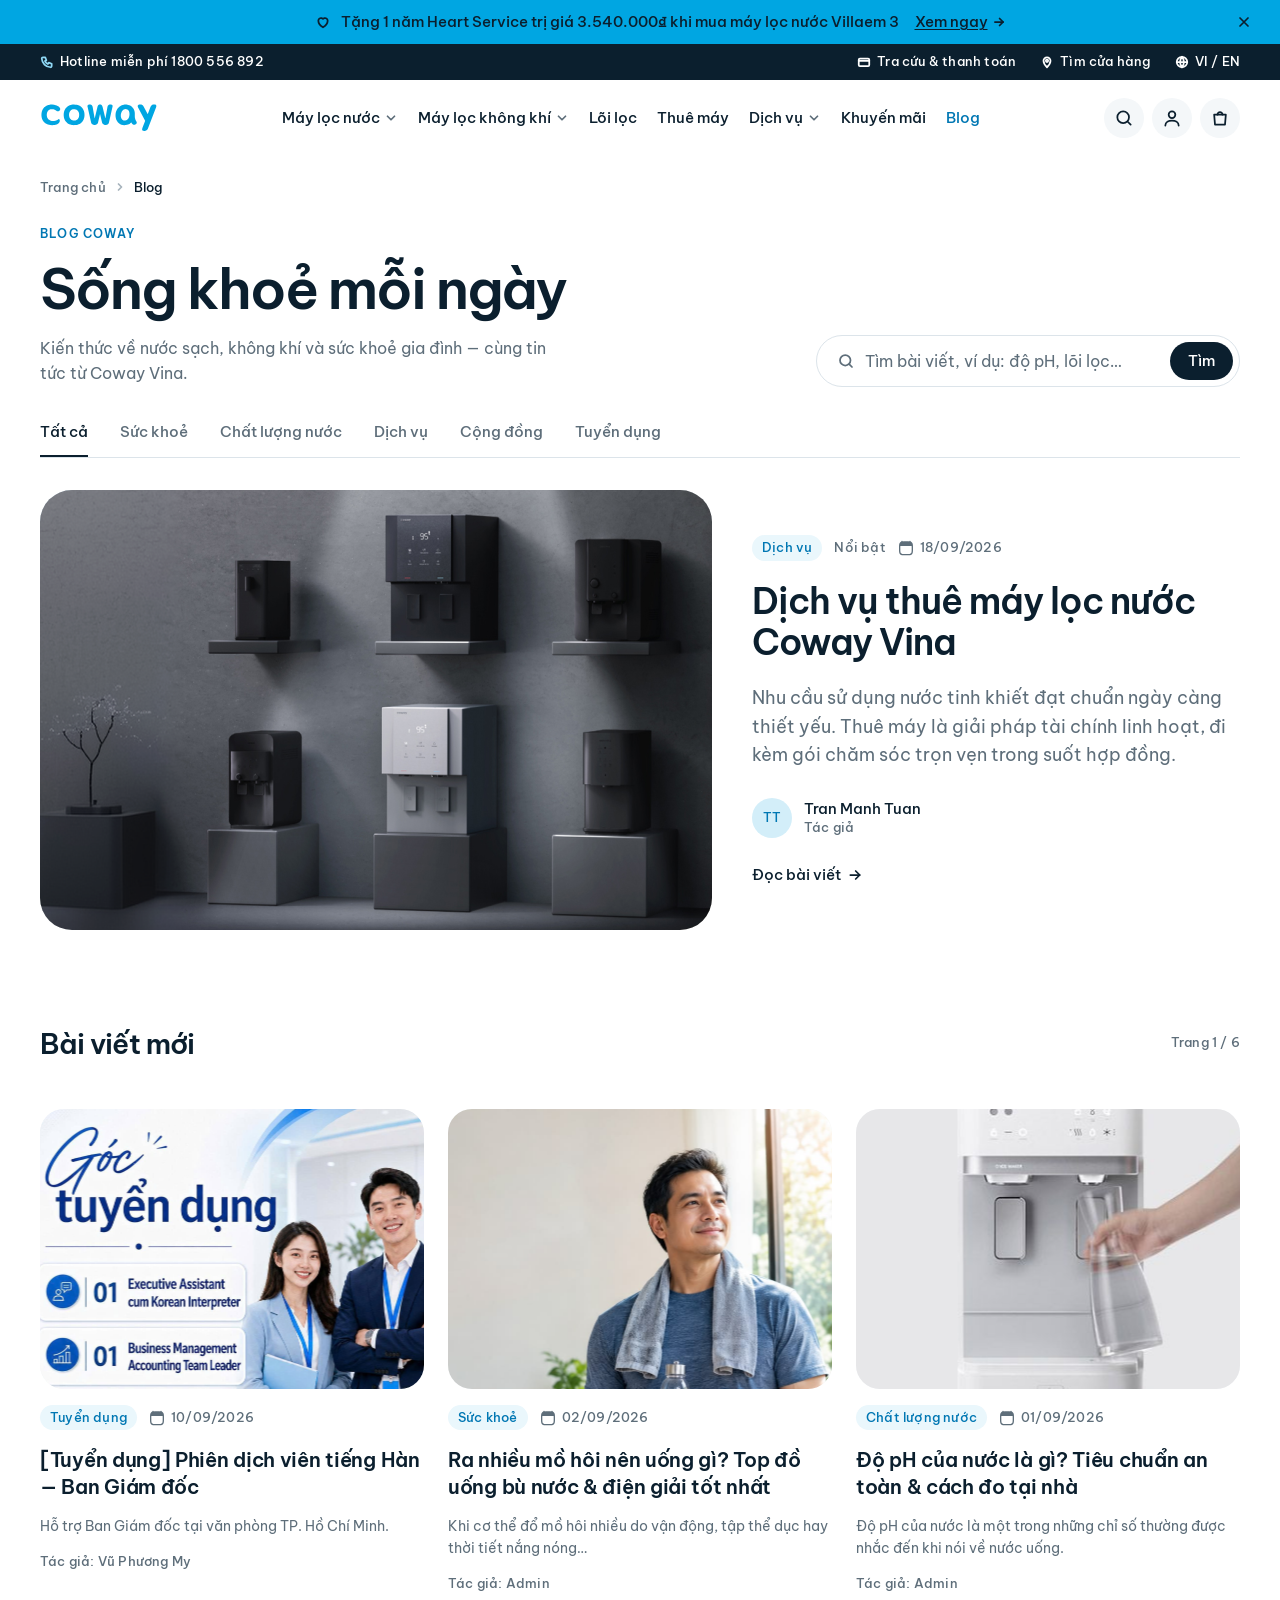
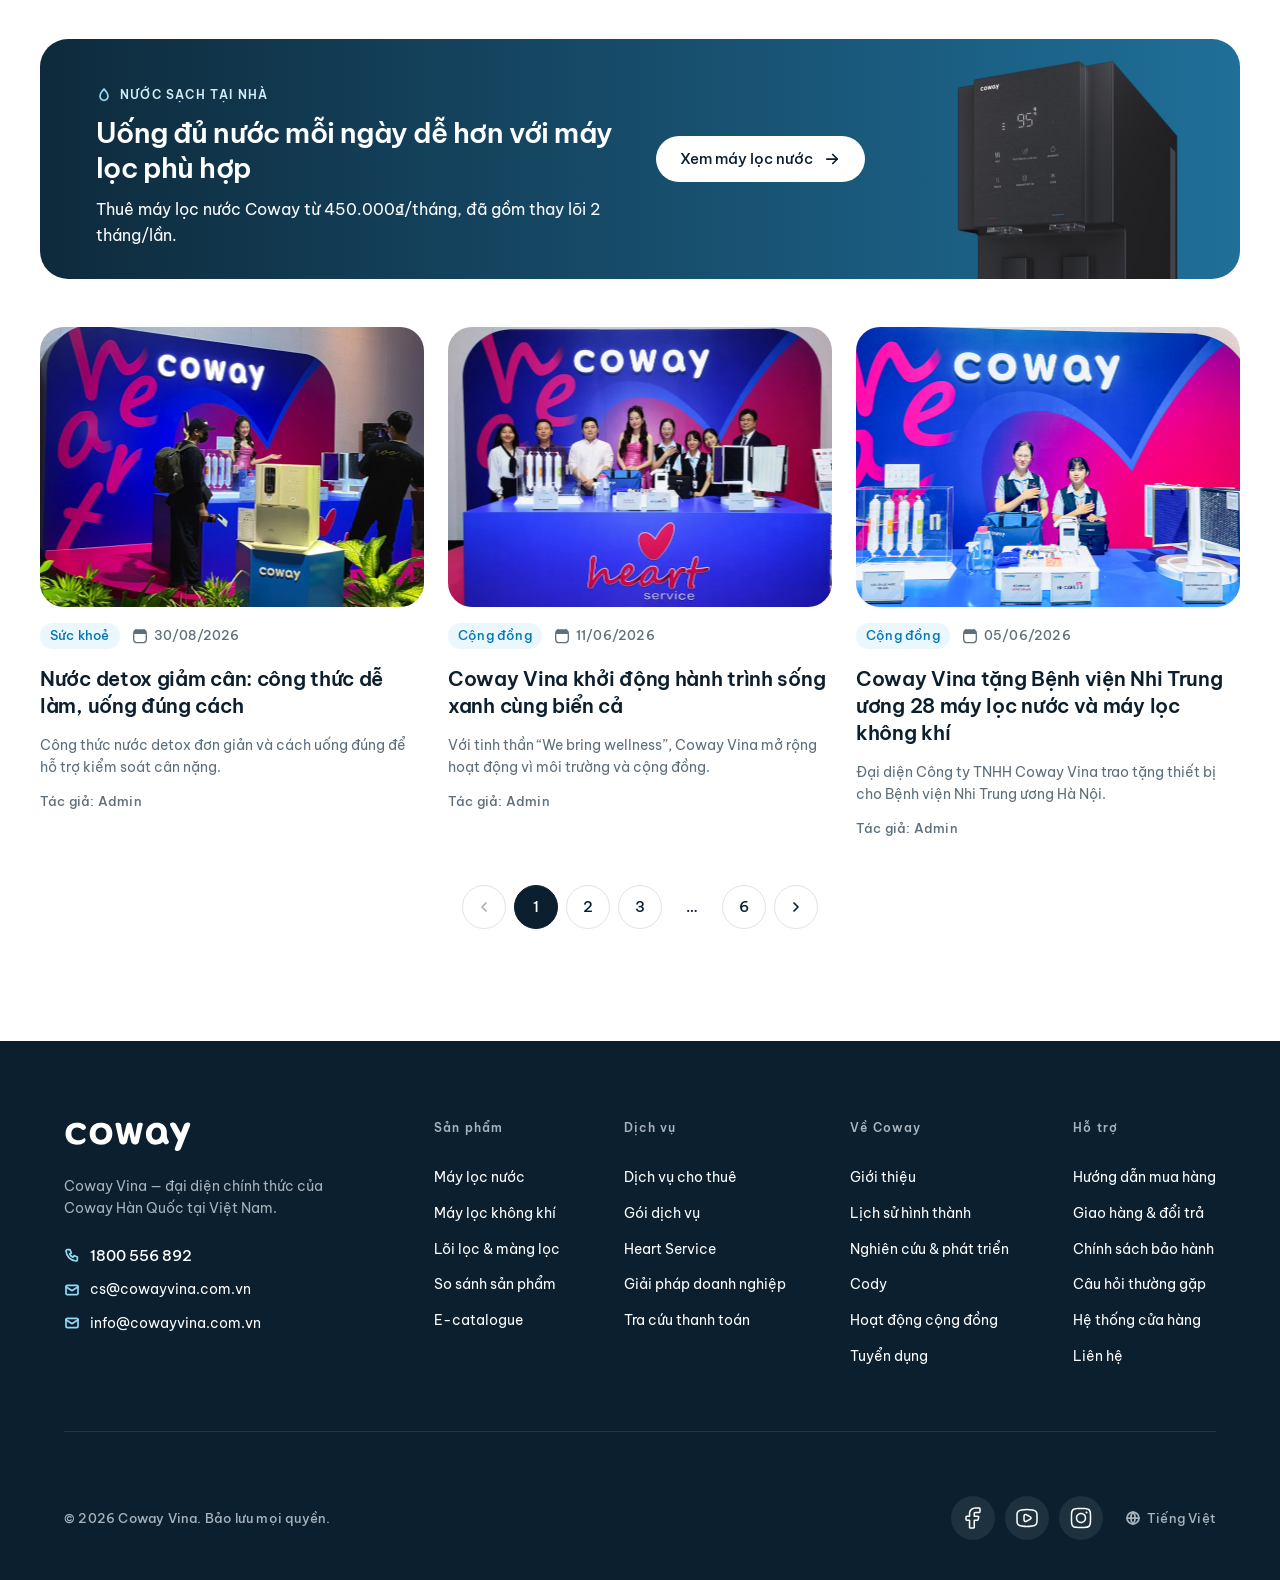
<file: blog.html>
<!doctype html>
<html lang="vi">

<head>
  <meta charset="utf-8">
  <meta name="viewport" content="width=device-width,initial-scale=1">
  <title>Blog — Coway Việt Nam</title>
  <meta name="description"
    content="Blog Coway — kiến thức về nước sạch, không khí và sức khoẻ gia đình, cùng tin tức từ Coway Vina.">
  <link rel="stylesheet" href="css/base.css">
  <link rel="stylesheet" href="css/blog.css">
</head>

<body>
  <header data-header data-active="blog"></header>
  <main class="page">

    <!-- Giới thiệu + danh mục + bài nổi bật -->
    <section class="b-intro wrap" aria-labelledby="blogTitle">
      <nav class="b-crumb" aria-label="Đường dẫn">
        <a href="/">Trang chủ</a>
        <img src="assets/blog/ic-chev-r-sm.svg" alt="" width="12" height="12">
        <span aria-current="page">Blog</span>
      </nav>

      <div class="b-title-row">
        <div class="b-title">
          <p class="t-overline b-over">Blog Coway</p>
          <h1 id="blogTitle">Sống khoẻ mỗi ngày</h1>
          <p class="b-lead">Kiến thức về nước sạch, không khí và sức khoẻ gia đình — cùng tin tức từ Coway Vina.</p>
        </div>
        <form class="b-search" role="search" id="blogSearch">
          <label class="b-search__field">
            <img src="assets/blog/ic-search-sm.svg" alt="" width="18" height="18">
            <span class="sr-only">Tìm bài viết</span>
            <input type="search" id="blogQ" name="q" placeholder="Tìm bài viết, ví dụ: độ pH, lõi lọc…"
              autocomplete="off">
          </label>
          <button class="b-search__btn" type="submit">Tìm</button>
        </form>
      </div>

      <div class="b-tabs" role="tablist" aria-label="Chuyên mục bài viết" id="blogTabs">
        <button type="button" role="tab" aria-selected="true" aria-controls="blogList" data-cat="all">Tất cả</button>
        <button type="button" role="tab" aria-selected="false" aria-controls="blogList" data-cat="suc-khoe"
          tabindex="-1">Sức khoẻ</button>
        <button type="button" role="tab" aria-selected="false" aria-controls="blogList" data-cat="chat-luong-nuoc"
          tabindex="-1">Chất lượng nước</button>
        <button type="button" role="tab" aria-selected="false" aria-controls="blogList" data-cat="dich-vu"
          tabindex="-1">Dịch vụ</button>
        <button type="button" role="tab" aria-selected="false" aria-controls="blogList" data-cat="cong-dong"
          tabindex="-1">Cộng đồng</button>
        <button type="button" role="tab" aria-selected="false" aria-controls="blogList" data-cat="tuyen-dung"
          tabindex="-1">Tuyển dụng</button>
      </div>

      <article class="b-feature" id="blogFeature">
        <a class="b-feature__media" href="#" data-soon aria-label="Dịch vụ thuê máy lọc nước Coway Vina">
          <img src="assets/blog/featured.png" alt="Các mẫu máy lọc nước Coway trưng bày trên kệ" width="720"
            height="440">
        </a>
        <div class="b-feature__body">
          <div class="b-meta">
            <span class="b-chip">Dịch vụ</span>
            <span class="b-meta__tag">Nổi bật</span>
            <span class="b-date"><img src="assets/blog/ic-calendar.svg" alt="" width="16" height="16"><time
                datetime="2026-09-18">18/09/2026</time></span>
          </div>
          <h2 class="b-feature__title"><a href="#" data-soon>Dịch vụ thuê máy lọc nước Coway Vina</a></h2>
          <p class="b-feature__desc">Nhu cầu sử dụng nước tinh khiết đạt chuẩn ngày càng thiết yếu. Thuê máy là giải
            pháp tài chính linh hoạt, đi kèm gói chăm sóc trọn vẹn trong suốt hợp đồng.</p>
          <div class="b-author">
            <span class="b-avatar" aria-hidden="true">TT</span>
            <span class="b-author__txt"><b>Tran Manh Tuan</b><span>Tác giả</span></span>
          </div>
          <a class="b-read" href="#" data-soon>Đọc bài viết <img src="assets/blog/ic-arrow-16.svg" alt="" width="16"
              height="16"></a>
        </div>
      </article>
    </section>

    <!-- Danh sách bài viết -->
    <section class="b-posts wrap" aria-labelledby="listTitle">
      <div class="b-posts__head">
        <h2 id="listTitle">Bài viết mới</h2>
        <p class="b-posts__page" id="pageInfo" aria-live="polite">Trang 1 / 1</p>
      </div>

      <div class="b-grid" id="blogList" role="tabpanel" aria-labelledby="listTitle"></div>

      <div class="b-empty" id="blogEmpty" hidden>
        <img src="assets/blog/ic-search-sm.svg" alt="" width="18" height="18">
        <h3>Chưa có bài viết phù hợp</h3>
        <p id="emptyMsg">Thử từ khoá khác hoặc xem tất cả chuyên mục.</p>
        <button type="button" class="btn btn--ghost" id="emptyReset">Xem tất cả bài viết</button>
      </div>

      <aside class="b-banner" id="blogBanner" aria-label="Gợi ý sản phẩm">
        <div class="b-banner__txt">
          <p class="b-banner__over"><img src="assets/blog/ic-drop.svg" alt="" width="16" height="16">NƯỚC SẠCH TẠI NHÀ
          </p>
          <p class="b-banner__title">Uống đủ nước mỗi ngày dễ hơn với máy lọc phù&nbsp;hợp</p>
          <p class="b-banner__desc">Thuê máy lọc nước Coway từ 450.000₫/tháng, đã gồm thay lõi 2 tháng/lần.</p>
        </div>
        <a class="btn btn--light b-banner__btn" href="may-loc-nuoc.html">Xem máy lọc nước <img
            src="assets/blog/ic-arrow-18.svg" alt="" width="18" height="18"></a>
        <img class="b-banner__img" src="assets/blog/banner-product.png" alt="" width="356" height="240">
      </aside>

      <nav class="b-pager" id="blogPager" aria-label="Phân trang"></nav>
    </section>

  </main>
  <footer data-footer></footer>
  <script src="js/shared.js"></script>
  <script src="js/blog.js"></script>
</body>

</html>
</file>
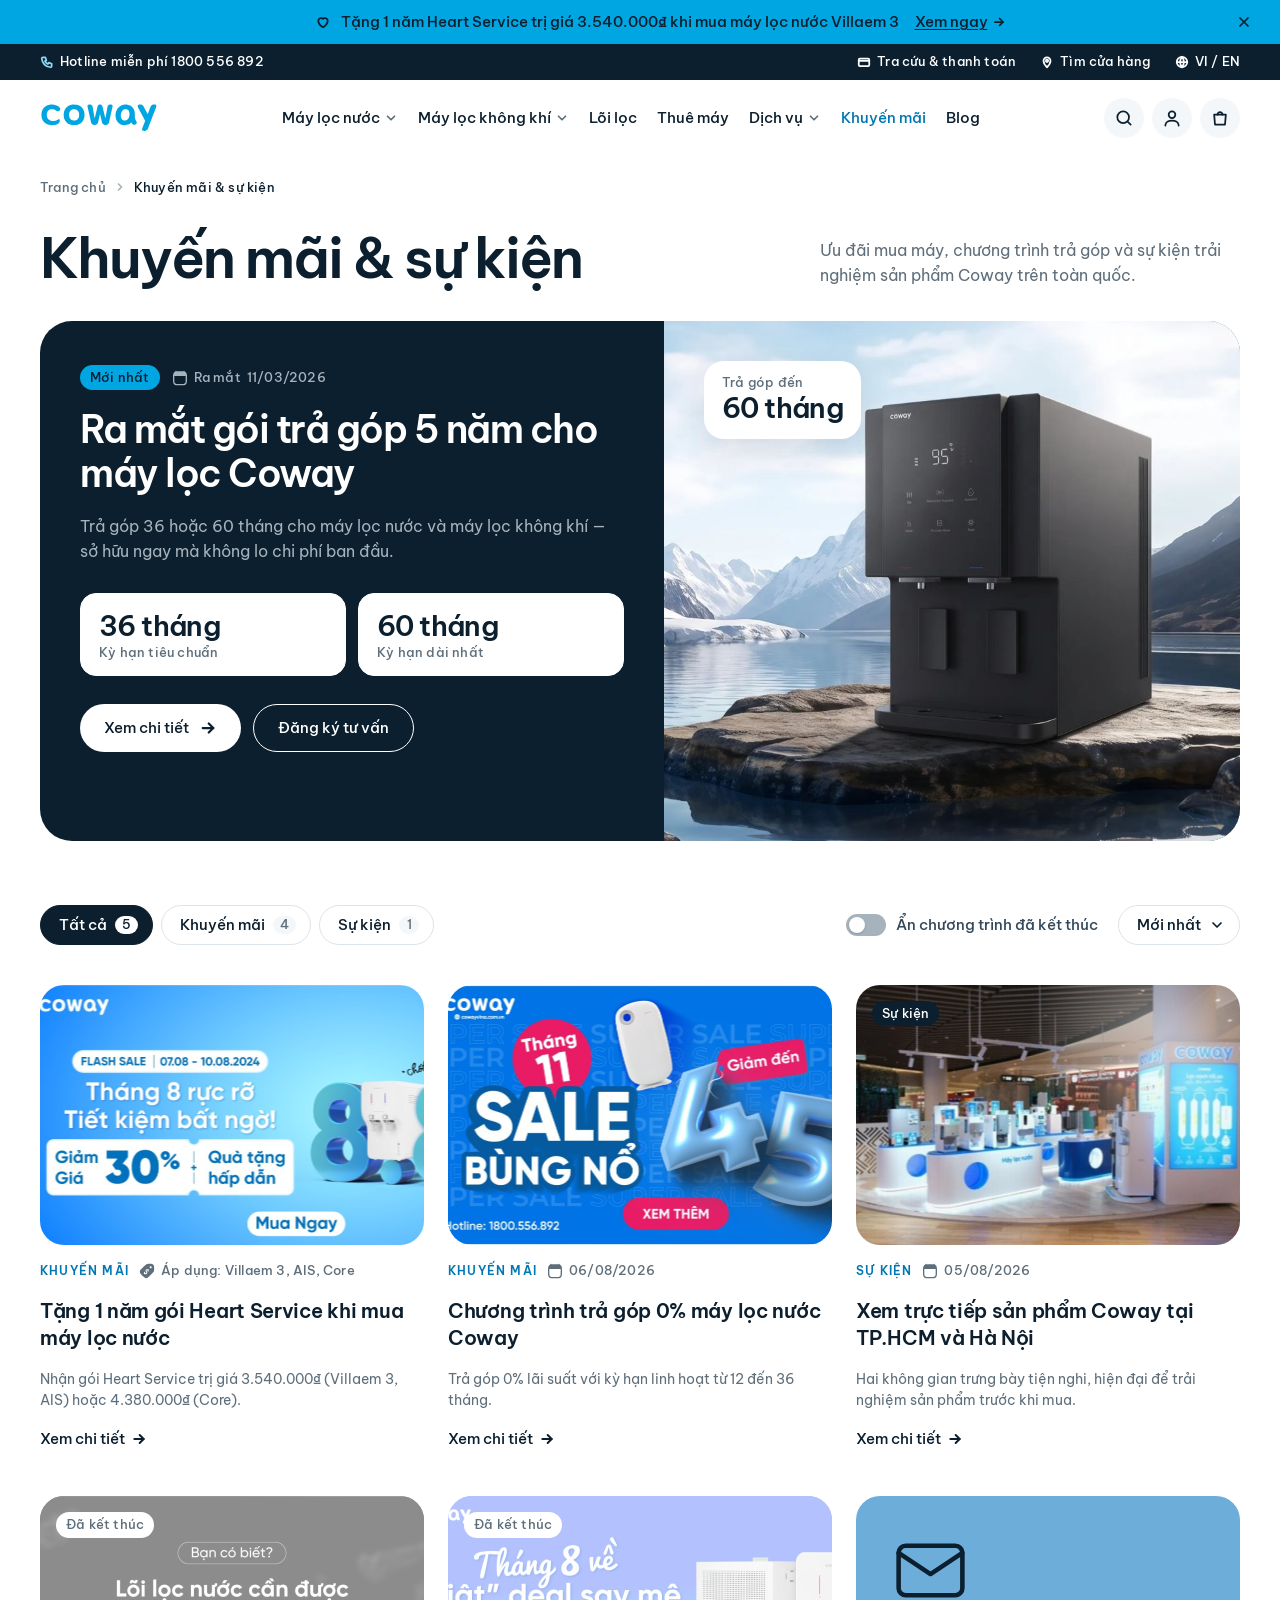
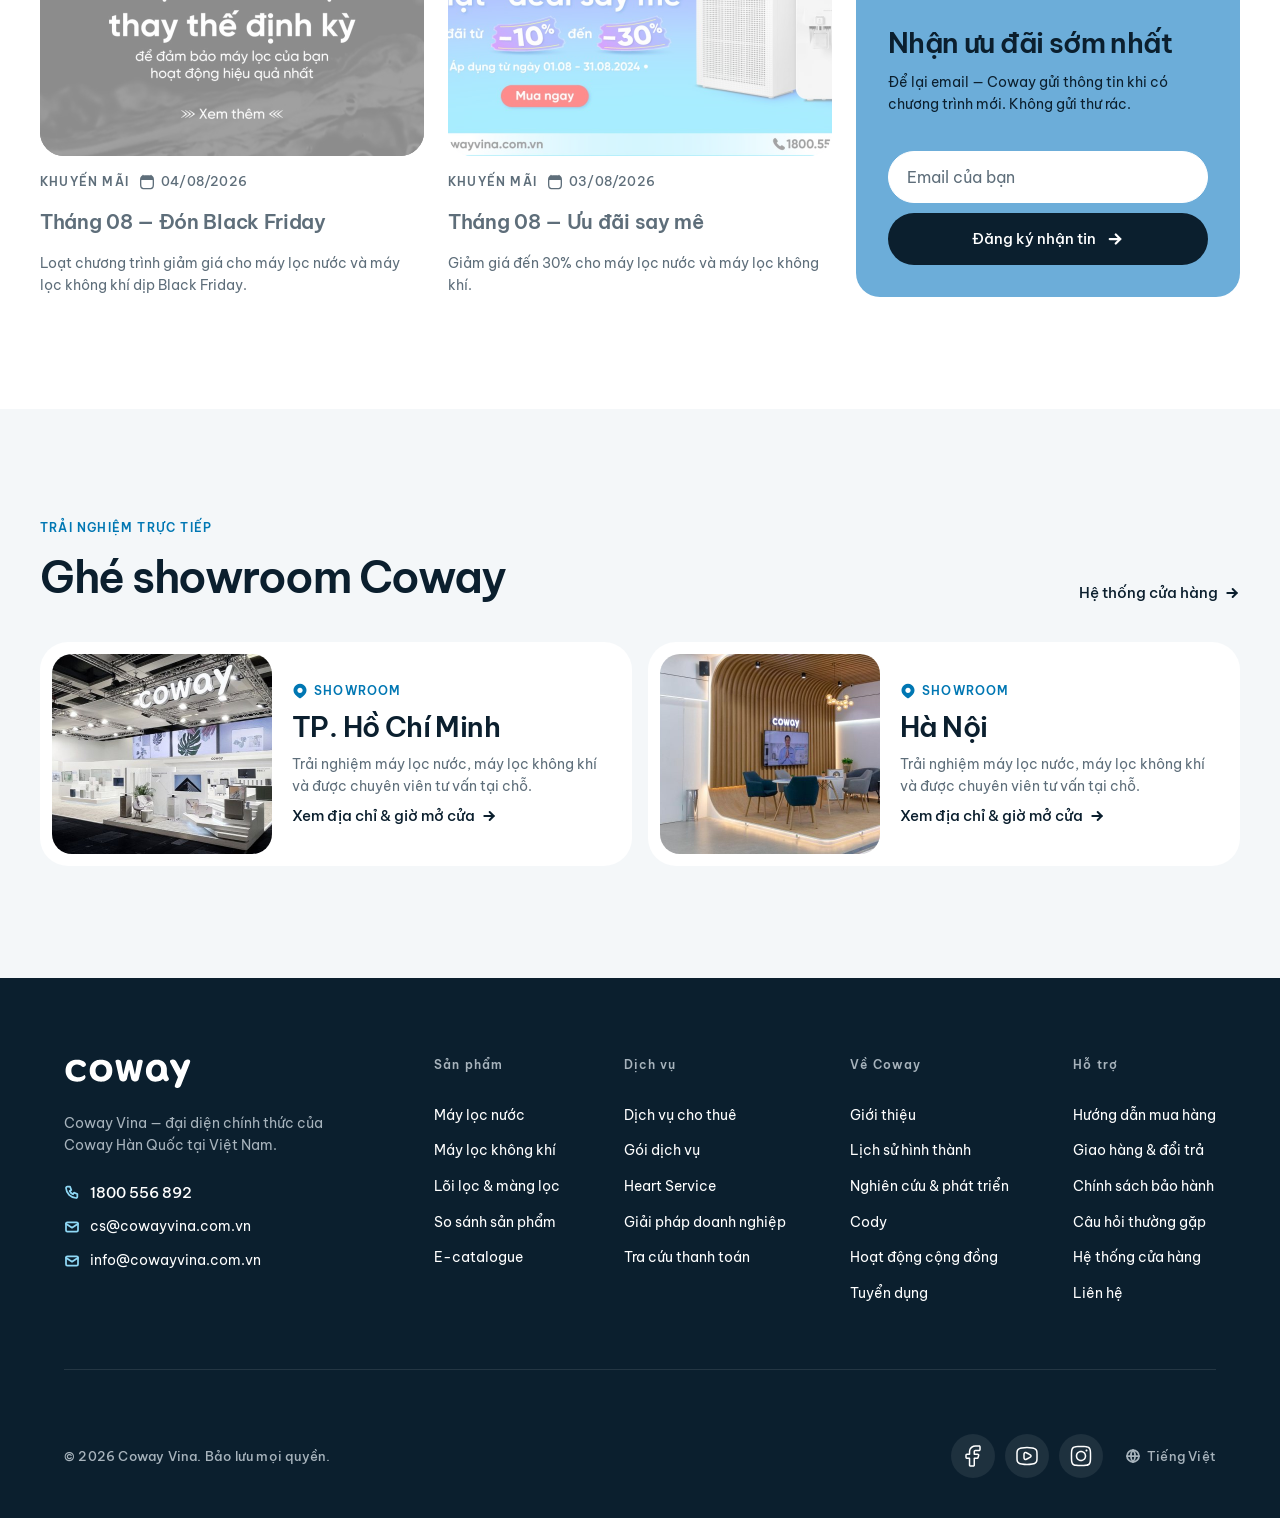
<file: khuyen-mai.html>
<!doctype html>
<html lang="vi">

<head>
  <meta charset="utf-8">
  <meta name="viewport" content="width=device-width,initial-scale=1">
  <title>Khuyến mãi &amp; sự kiện — Coway Việt Nam</title>
  <meta name="description"
    content="Ưu đãi mua máy, chương trình trả góp và sự kiện trải nghiệm sản phẩm Coway trên toàn quốc.">
  <link rel="stylesheet" href="css/base.css">
  <link rel="stylesheet" href="css/promo.css">
</head>

<body>
  <header data-header data-active="promo"></header>
  <main class="page">

    <!-- Giới thiệu + chương trình nổi bật -->
    <section class="pm-intro wrap" aria-labelledby="pmTitle">
      <nav class="pm-crumb" aria-label="Đường dẫn">
        <ol>
          <li><a href="/">Trang chủ</a></li>
          <li aria-hidden="true"><img src="assets/promo/ic-chev-right.svg" alt="" width="12" height="12"></li>
          <li><span aria-current="page">Khuyến mãi &amp; sự kiện</span></li>
        </ol>
      </nav>
      <div class="pm-title-row">
        <h1 id="pmTitle" class="pm-h1">Khuyến mãi &amp; sự kiện</h1>
        <p class="pm-lead">Ưu đãi mua máy, chương trình trả góp và sự kiện trải nghiệm sản phẩm Coway trên toàn quốc.
        </p>
      </div>

      <article class="pm-feature reveal" aria-labelledby="pmFeatTitle">
        <div class="pm-feature__body">
          <div class="pm-feature__head">
            <div class="pm-feature__meta">
              <span class="pm-pill pm-pill--new">Mới nhất</span>
              <span class="pm-meta pm-meta--light"><img src="assets/promo/ic-calendar-light.svg" alt="" width="16"
                  height="16">Ra mắt <time datetime="2026-03-11">11/03/2026</time></span>
            </div>
            <h2 id="pmFeatTitle" class="pm-feature__title">Ra mắt gói trả góp 5 năm cho máy lọc Coway</h2>
            <p class="pm-feature__desc">Trả góp 36 hoặc 60 tháng cho máy lọc nước và máy lọc không khí — sở hữu ngay mà
              không lo chi phí ban đầu.</p>
          </div>
          <ul class="pm-stats" aria-label="Kỳ hạn trả góp">
            <li><b>36 tháng</b><span>Kỳ hạn tiêu chuẩn</span></li>
            <li><b>60 tháng</b><span>Kỳ hạn dài nhất</span></li>
          </ul>
          <div class="pm-feature__cta">
            <a class="btn btn--light" href="#" data-soon>Xem chi tiết <img src="assets/shared/ic-arrow.svg" alt=""></a>
            <a class="btn pm-btn-outline" href="/#tu-van">Đăng ký tư vấn</a>
          </div>
        </div>
        <div class="pm-feature__media">
          <img src="assets/promo/hero-tra-gop-5-nam.jpg"
            alt="Máy lọc nước Coway màu đen đặt trên phiến đá bên hồ nước và núi tuyết" width="672" height="520">
          <div class="pm-feature__badge"><span>Trả góp đến</span><b>60 tháng</b></div>
        </div>
      </article>
    </section>

    <!-- Danh sách chương trình -->
    <section class="pm-list wrap" aria-labelledby="pmListTitle">
      <h2 id="pmListTitle" class="sr-only">Danh sách chương trình</h2>
      <div class="pm-toolbar">
        <div class="pm-chips" role="group" aria-label="Lọc theo loại chương trình">
          <button class="pm-chip is-active" type="button" aria-pressed="true" data-filter="all">Tất cả <span
              class="pm-chip__count" data-count="all">5</span></button>
          <button class="pm-chip" type="button" aria-pressed="false" data-filter="promo">Khuyến mãi <span
              class="pm-chip__count" data-count="promo">4</span></button>
          <button class="pm-chip" type="button" aria-pressed="false" data-filter="event">Sự kiện <span
              class="pm-chip__count" data-count="event">1</span></button>
        </div>
        <div class="pm-tools">
          <button class="pm-switch" type="button" role="switch" aria-checked="false" id="hideEnded">
            <span class="pm-switch__track" aria-hidden="true"><span class="pm-switch__thumb"></span></span>
            <span class="pm-switch__label">Ẩn chương trình đã kết thúc</span>
          </button>
          <div class="pm-sort">
            <button class="pm-chip pm-sort__btn" type="button" id="sortBtn" aria-haspopup="listbox"
              aria-expanded="false" aria-controls="sortList" aria-label="Sắp xếp: Mới nhất">
              <span id="sortLabel">Mới nhất</span><img src="assets/promo/ic-chev-down.svg" alt="" width="16"
                height="16">
            </button>
            <ul class="pm-sort__menu" id="sortList" role="listbox" aria-label="Sắp xếp chương trình" tabindex="-1"
              hidden>
              <li role="option" id="sort-new" data-sort="new" aria-selected="true">Mới nhất</li>
              <li role="option" id="sort-old" data-sort="old" aria-selected="false">Cũ nhất</li>
            </ul>
          </div>
        </div>
      </div>

      <p class="sr-only" aria-live="polite" id="pmStatus"></p>

      <div class="pm-grid" id="pmGrid">
        <article class="pm-card" data-type="promo" data-date="2026-08-07">
          <a class="pm-card__media" href="villaem-3.html" tabindex="-1" aria-hidden="true">
            <img src="assets/promo/promo-heart-service.jpg" alt="" width="422" height="260" loading="lazy">
          </a>
          <div class="pm-card__meta">
            <span class="pm-card__type">Khuyến mãi</span>
            <span class="pm-meta"><img src="assets/promo/ic-sale-tag.svg" alt="" width="16" height="16">Áp dụng: Villaem
              3, AIS, Core</span>
          </div>
          <h3 class="pm-card__title"><a href="villaem-3.html">Tặng 1 năm gói Heart Service khi mua máy lọc nước</a></h3>
          <p class="pm-card__desc">Nhận gói Heart Service trị giá 3.540.000₫ (Villaem 3, AIS) hoặc 4.380.000₫ (Core).
          </p>
          <a class="pm-link" href="villaem-3.html" aria-label="Xem chi tiết: Tặng 1 năm gói Heart Service">Xem chi tiết
            <img src="assets/shared/ic-arrow.svg" alt=""></a>
        </article>

        <article class="pm-card" data-type="promo" data-date="2026-08-06">
          <a class="pm-card__media" href="#" data-soon tabindex="-1" aria-hidden="true">
            <img src="assets/promo/promo-tra-gop-0.jpg" alt="" width="422" height="260" loading="lazy">
          </a>
          <div class="pm-card__meta">
            <span class="pm-card__type">Khuyến mãi</span>
            <span class="pm-meta"><img src="assets/promo/ic-calendar.svg" alt="" width="16" height="16"><time
                datetime="2026-08-06">06/08/2026</time></span>
          </div>
          <h3 class="pm-card__title"><a href="#" data-soon>Chương trình trả góp 0% máy lọc nước Coway</a></h3>
          <p class="pm-card__desc">Trả góp 0% lãi suất với kỳ hạn linh hoạt từ 12 đến 36 tháng.</p>
          <a class="pm-link" href="#" data-soon aria-label="Xem chi tiết: Chương trình trả góp 0%">Xem chi tiết <img
              src="assets/shared/ic-arrow.svg" alt=""></a>
        </article>

        <article class="pm-card" data-type="event" data-date="2026-08-05">
          <a class="pm-card__media" href="#" data-soon tabindex="-1" aria-hidden="true">
            <img src="assets/promo/event-showroom.jpg" alt="" width="422" height="260" loading="lazy">
            <span class="pm-card__badge pm-card__badge--event">Sự kiện</span>
          </a>
          <div class="pm-card__meta">
            <span class="pm-card__type">Sự kiện</span>
            <span class="pm-meta"><img src="assets/promo/ic-calendar.svg" alt="" width="16" height="16"><time
                datetime="2026-08-05">05/08/2026</time></span>
          </div>
          <h3 class="pm-card__title"><a href="#" data-soon>Xem trực tiếp sản phẩm Coway tại TP.HCM và Hà Nội</a></h3>
          <p class="pm-card__desc">Hai không gian trưng bày tiện nghi, hiện đại để trải nghiệm sản phẩm trước khi mua.
          </p>
          <a class="pm-link" href="#" data-soon aria-label="Xem chi tiết: Xem trực tiếp sản phẩm Coway">Xem chi tiết
            <img src="assets/shared/ic-arrow.svg" alt=""></a>
        </article>

        <article class="pm-card is-ended" data-type="promo" data-date="2026-08-04" data-ended>
          <div class="pm-card__media">
            <img src="assets/promo/promo-black-friday.jpg" alt="" width="400" height="260" loading="lazy">
            <span class="pm-card__badge">Đã kết thúc</span>
          </div>
          <div class="pm-card__meta">
            <span class="pm-card__type">Khuyến mãi</span>
            <span class="pm-meta"><img src="assets/promo/ic-calendar.svg" alt="" width="16" height="16"><time
                datetime="2026-08-04">04/08/2026</time></span>
          </div>
          <h3 class="pm-card__title">Tháng 08 — Đón Black Friday <span class="sr-only">(đã kết thúc)</span></h3>
          <p class="pm-card__desc">Loạt chương trình giảm giá cho máy lọc nước và máy lọc không khí dịp Black Friday.
          </p>
        </article>

        <article class="pm-card is-ended" data-type="promo" data-date="2026-08-03" data-ended>
          <div class="pm-card__media">
            <img src="assets/promo/promo-thang-08.jpg" alt="" width="400" height="260" loading="lazy">
            <span class="pm-card__badge">Đã kết thúc</span>
          </div>
          <div class="pm-card__meta">
            <span class="pm-card__type">Khuyến mãi</span>
            <span class="pm-meta"><img src="assets/promo/ic-calendar.svg" alt="" width="16" height="16"><time
                datetime="2026-08-03">03/08/2026</time></span>
          </div>
          <h3 class="pm-card__title">Tháng 08 — Ưu đãi say mê <span class="sr-only">(đã kết thúc)</span></h3>
          <p class="pm-card__desc">Giảm giá đến 30% cho máy lọc nước và máy lọc không khí.</p>
        </article>

        <div class="pm-empty" id="pmEmpty" hidden>
          <h3>Chưa có chương trình phù hợp</h3>
          <p>Không có chương trình nào khớp với bộ lọc hiện tại. Hãy chọn loại khác hoặc hiện cả chương trình đã kết
            thúc.</p>
          <button class="btn btn--ghost" type="button" id="pmReset">Xem tất cả chương trình</button>
        </div>

        <aside class="pm-news" aria-labelledby="pmNewsTitle">
          <div class="pm-news__top">
            <img src="assets/promo/ic-mail-lg.svg" alt="" width="85" height="85">
            <h3 id="pmNewsTitle">Nhận ưu đãi sớm nhất</h3>
            <p>Để lại email — Coway gửi thông tin khi có chương trình mới. Không gửi thư rác.</p>
          </div>
          <form class="pm-news__form" id="pmNews" novalidate>
            <label class="sr-only" for="pmEmail">Email của bạn</label>
            <input class="pm-news__input" id="pmEmail" name="email" type="email" inputmode="email" autocomplete="email"
              placeholder="Email của bạn" aria-describedby="pmEmailMsg" required>
            <p class="pm-news__msg" id="pmEmailMsg" role="alert"></p>
            <button class="btn btn--primary pm-news__btn" type="submit">Đăng ký nhận tin <img class="ic-w"
                src="assets/shared/ic-arrow.svg" alt=""></button>
          </form>
          <div class="pm-news__done" id="pmNewsDone" hidden tabindex="-1">
            <span class="pm-news__check" aria-hidden="true"><svg width="22" height="22" viewBox="0 0 22 22" fill="none">
                <path d="M5 11.5l4 4 8-9" stroke="#fff" stroke-width="2.2" stroke-linecap="round"
                  stroke-linejoin="round" />
              </svg></span>
            <div><b>Đăng ký thành công!</b>
              <p>Coway sẽ gửi ưu đãi mới tới <span id="pmDoneEmail"></span>.</p>
            </div>
            <button type="button" class="pm-news__again" id="pmAgain">Dùng email khác</button>
          </div>
        </aside>
      </div>
    </section>

    <!-- Showroom -->
    <section class="pm-show" aria-labelledby="pmShowTitle">
      <div class="wrap">
        <div class="pm-show__head">
          <div>
            <p class="t-overline pm-over">Trải nghiệm trực tiếp</p>
            <h2 id="pmShowTitle" class="pm-h2">Ghé showroom Coway</h2>
          </div>
          <a class="pm-link" href="#" data-soon>Hệ thống cửa hàng <img src="assets/shared/ic-arrow.svg" alt=""></a>
        </div>
        <div class="pm-show__grid">
          <article class="pm-room reveal">
            <div class="pm-room__media"><img src="assets/promo/showroom-hcm.jpg"
                alt="Không gian trưng bày Coway tại TP. Hồ Chí Minh" width="280" height="200"></div>
            <div class="pm-room__body">
              <p class="pm-room__tag"><img src="assets/promo/ic-location.svg" alt="" width="16" height="16">Showroom</p>
              <h3>TP. Hồ Chí Minh</h3>
              <p class="pm-room__desc">Trải nghiệm máy lọc nước, máy lọc không khí và được chuyên viên tư vấn tại chỗ.
              </p>
              <a class="pm-link" href="#" data-soon>Xem địa chỉ &amp; giờ mở cửa <img src="assets/shared/ic-arrow.svg"
                  alt=""></a>
            </div>
          </article>
          <article class="pm-room reveal">
            <div class="pm-room__media pm-room__media--hn"><img src="assets/promo/showroom-ha-noi.jpg"
                alt="Phòng tư vấn Coway tại Hà Nội" width="280" height="200"></div>
            <div class="pm-room__body">
              <p class="pm-room__tag"><img src="assets/promo/ic-location.svg" alt="" width="16" height="16">Showroom</p>
              <h3>Hà Nội</h3>
              <p class="pm-room__desc">Trải nghiệm máy lọc nước, máy lọc không khí và được chuyên viên tư vấn tại chỗ.
              </p>
              <a class="pm-link" href="#" data-soon>Xem địa chỉ &amp; giờ mở cửa <img src="assets/shared/ic-arrow.svg"
                  alt=""></a>
            </div>
          </article>
        </div>
      </div>
    </section>
  </main>
  <footer data-footer></footer>
  <script src="js/shared.js"></script>
  <script src="js/promo.js"></script>
</body>

</html>
</file>
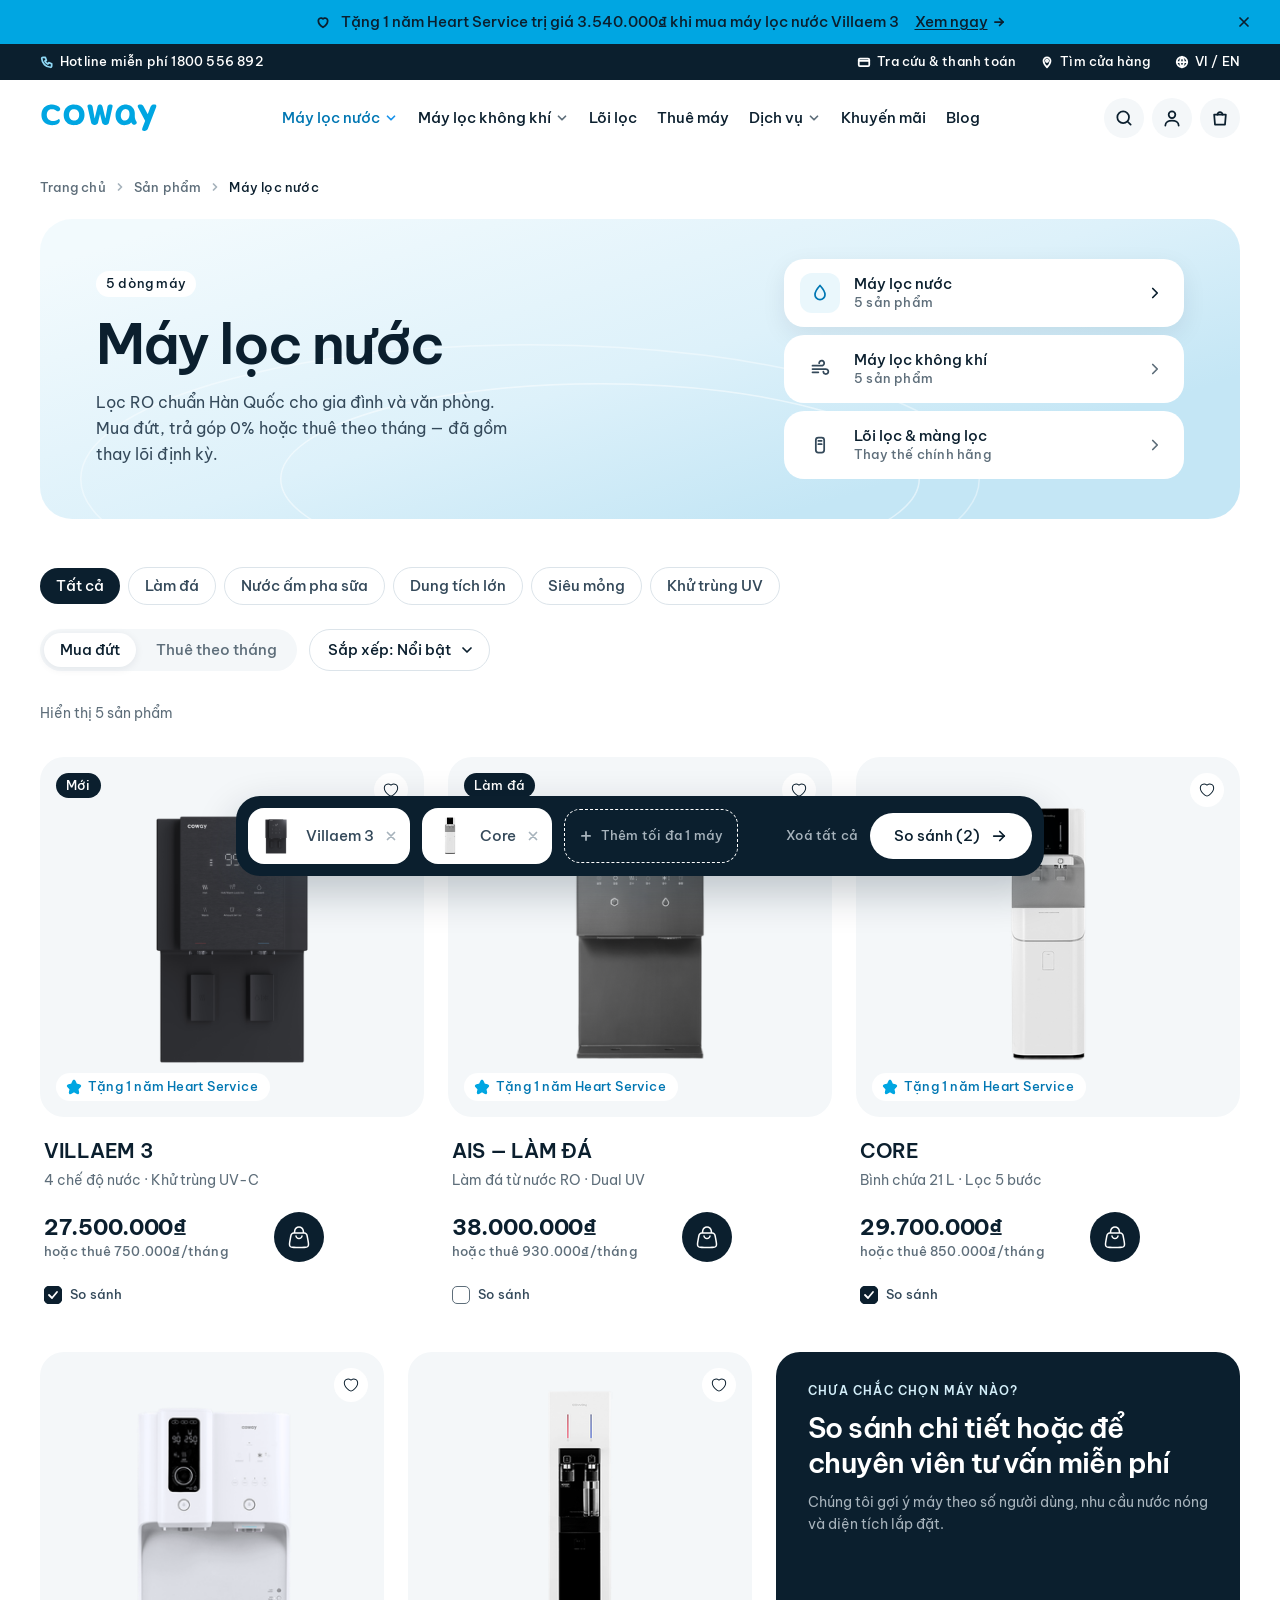
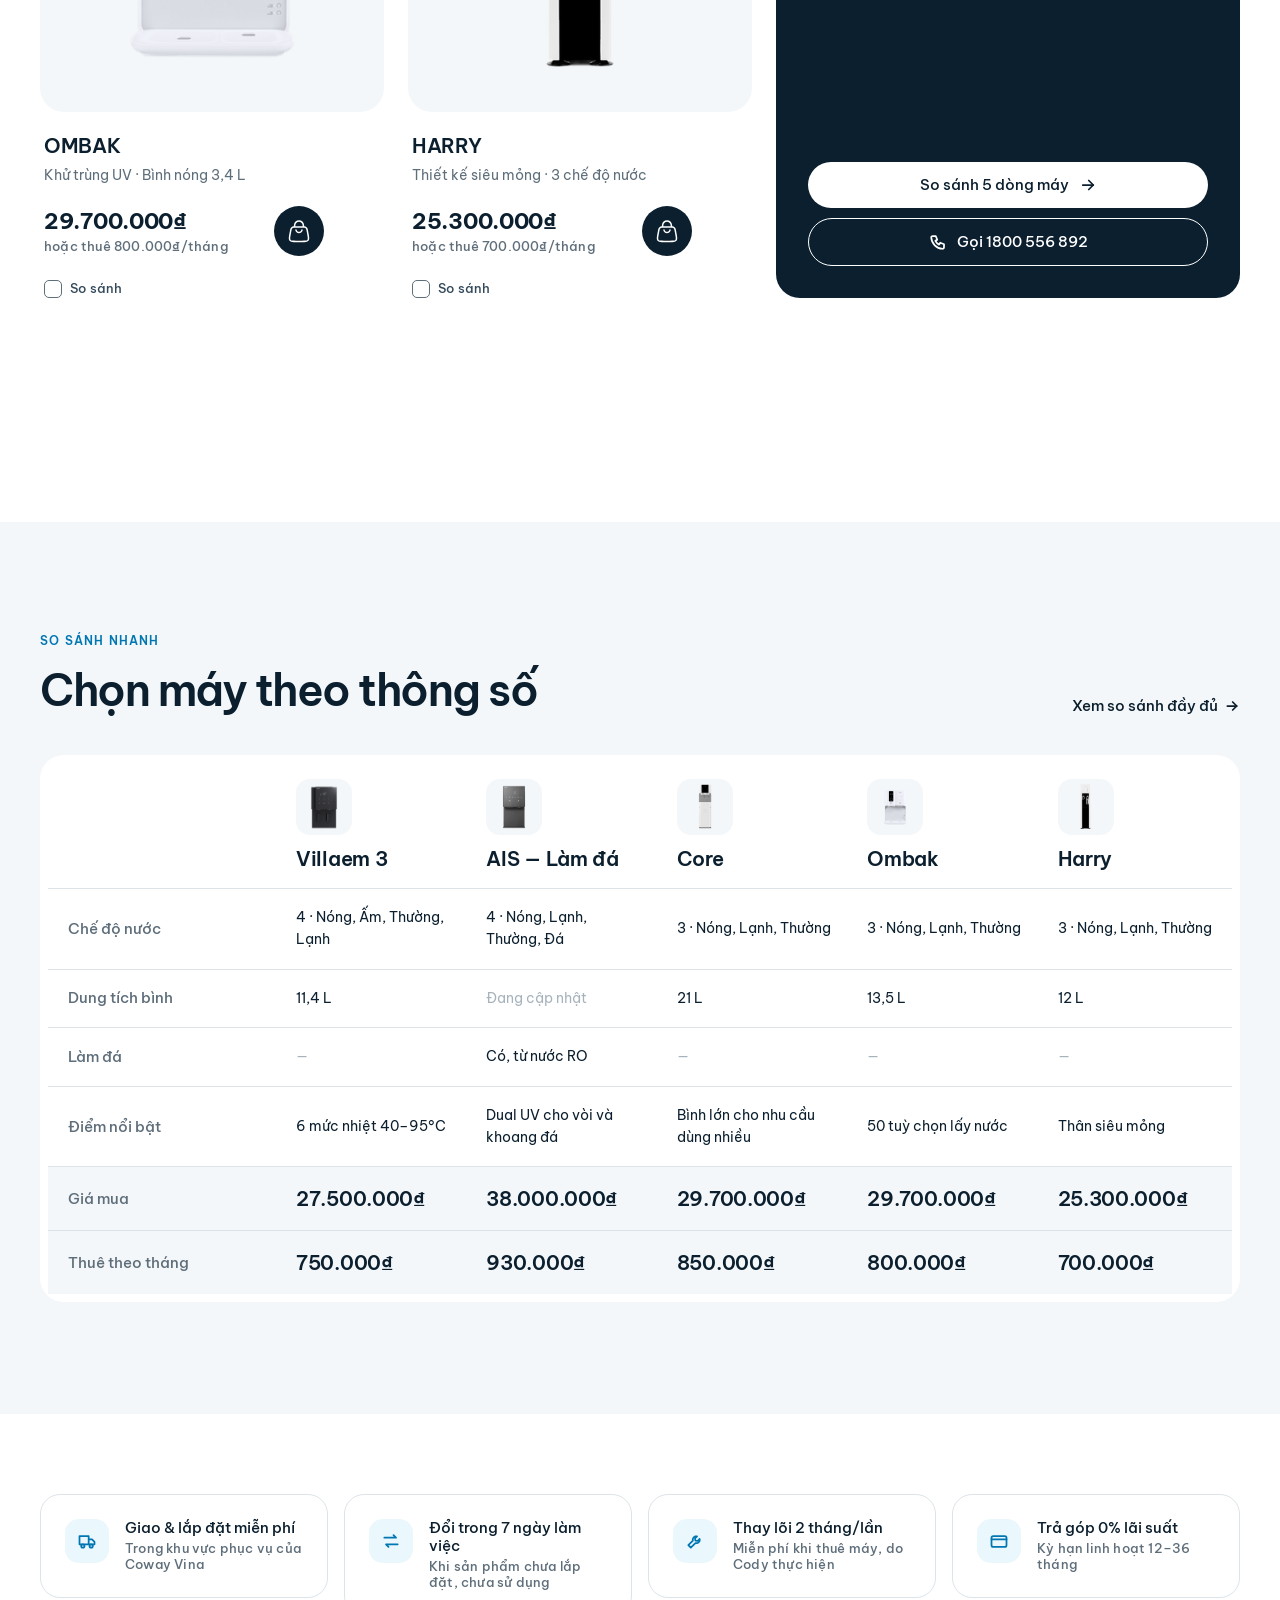
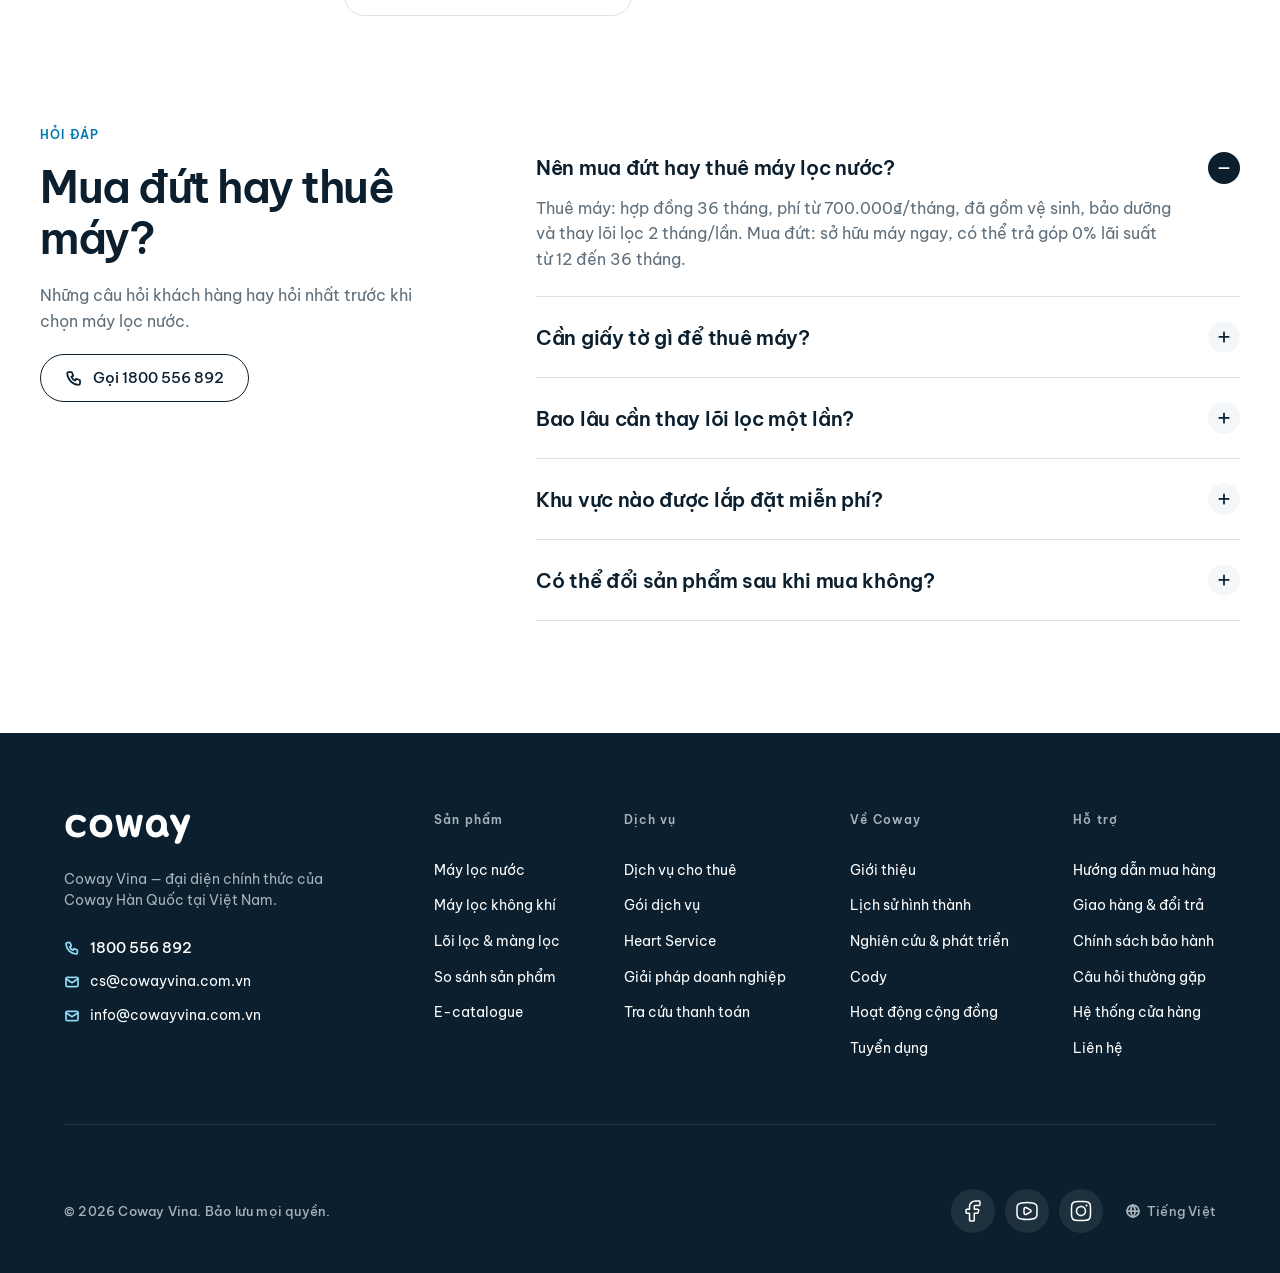
<file: may-loc-nuoc.html>
<!doctype html>
<html lang="vi">

<head>
  <meta charset="utf-8">
  <meta name="viewport" content="width=device-width,initial-scale=1">
  <title>Máy lọc nước — Coway Việt Nam</title>
  <meta name="description"
    content="Máy lọc nước RO chuẩn Hàn Quốc cho gia đình và văn phòng. Mua đứt, trả góp 0% hoặc thuê theo tháng — đã gồm thay lõi định kỳ.">
  <link rel="stylesheet" href="css/base.css">
  <link rel="stylesheet" href="css/list.css">
</head>

<body>
  <header data-header data-active="water"></header>
  <main class="page">

    <!-- Giới thiệu danh mục + thanh công cụ -->
    <section class="lp-intro wrap" aria-labelledby="lpTitle">
      <nav class="lp-crumb" aria-label="Đường dẫn">
        <ol>
          <li><a href="/">Trang chủ</a></li>
          <li><img src="assets/list/ic-chevr-sm.svg" alt="" width="12" height="12"><a href="#" data-soon>Sản phẩm</a>
          </li>
          <li><img src="assets/list/ic-chevr-sm.svg" alt="" width="12" height="12"><span aria-current="page">Máy lọc
              nước</span></li>
        </ol>
      </nav>

      <div class="lp-hero">
        <img class="ring ring--1" src="assets/list/ring-1.svg" alt="" width="900" height="175">
        <img class="ring ring--2" src="assets/list/ring-2.svg" alt="" width="640" height="136">
        <div class="lp-hero__txt">
          <span class="lp-chip-sm">5 dòng máy</span>
          <h1 id="lpTitle">Máy lọc nước</h1>
          <p>Lọc RO chuẩn Hàn Quốc cho gia đình và văn phòng. Mua đứt, trả góp 0% hoặc thuê theo tháng — đã gồm thay lõi
            định kỳ.</p>
        </div>
        <nav class="lp-cats" aria-label="Chuyển danh mục">
          <a class="lp-cat is-active" href="may-loc-nuoc.html" aria-current="page">
            <span class="ic"><img src="assets/list/ic-drop.svg" alt="" width="20" height="20"></span>
            <span class="tx"><b>Máy lọc nước</b><small>5 sản phẩm</small></span>
            <img class="chev" src="assets/list/ic-chevr-active.svg" alt="" width="18" height="18">
          </a>
          <a class="lp-cat" href="#" data-soon>
            <span class="ic"><img src="assets/list/ic-wind.svg" alt="" width="20" height="20"></span>
            <span class="tx"><b>Máy lọc không khí</b><small>5 sản phẩm</small></span>
            <img class="chev" src="assets/list/ic-chevr.svg" alt="" width="18" height="18">
          </a>
          <a class="lp-cat" href="#" data-soon>
            <span class="ic"><img src="assets/list/ic-filter.svg" alt="" width="20" height="20"></span>
            <span class="tx"><b>Lõi lọc &amp; màng lọc</b><small>Thay thế chính hãng</small></span>
            <img class="chev" src="assets/list/ic-chevr.svg" alt="" width="18" height="18">
          </a>
        </nav>
      </div>

      <div class="lp-toolbar">
        <div class="lp-needs" role="group" aria-label="Lọc theo nhu cầu" id="needs">
          <button type="button" class="lp-chip" data-need="all" aria-pressed="true">Tất cả</button>
          <button type="button" class="lp-chip" data-need="ice" aria-pressed="false">Làm đá</button>
          <button type="button" class="lp-chip" data-need="warm" aria-pressed="false">Nước ấm pha sữa</button>
          <button type="button" class="lp-chip" data-need="big" aria-pressed="false">Dung tích lớn</button>
          <button type="button" class="lp-chip" data-need="slim" aria-pressed="false">Siêu mỏng</button>
          <button type="button" class="lp-chip" data-need="uv" aria-pressed="false">Khử trùng UV</button>
        </div>
        <div class="lp-tools">
          <div class="lp-seg" role="radiogroup" aria-label="Giá hiển thị" id="priceMode">
            <button type="button" role="radio" aria-checked="true" data-mode="buy">Mua đứt</button>
            <button type="button" role="radio" aria-checked="false" data-mode="rent" tabindex="-1">Thuê theo
              tháng</button>
          </div>
          <div class="lp-sort" id="sort">
            <button type="button" class="lp-sort__btn" aria-haspopup="listbox" aria-expanded="false"
              aria-controls="sortList" id="sortBtn">
              <span>Sắp xếp: <span id="sortLabel">Nổi bật</span></span>
              <img src="assets/list/ic-sort-chev.svg" alt="" width="16" height="16">
            </button>
            <ul class="lp-sort__list" role="listbox" id="sortList" aria-labelledby="sortBtn" tabindex="-1" hidden>
              <li role="option" data-sort="featured" aria-selected="true">Nổi bật</li>
              <li role="option" data-sort="asc" aria-selected="false">Giá thấp đến cao</li>
              <li role="option" data-sort="desc" aria-selected="false">Giá cao đến thấp</li>
            </ul>
          </div>
        </div>
      </div>
    </section>

    <!-- Lưới sản phẩm -->
    <section class="lp-list wrap" aria-label="Danh sách máy lọc nước">
      <p class="lp-count" id="count" aria-live="polite">Hiển thị 5 sản phẩm</p>
      <div class="lp-grid" id="grid"></div>

      <template id="tileTpl">
        <aside class="lp-tile" aria-label="Tư vấn chọn máy">
          <div class="lp-tile__txt">
            <p class="ov">CHƯA CHẮC CHỌN MÁY NÀO?</p>
            <h2>So sánh chi tiết hoặc để chuyên viên tư vấn miễn phí</h2>
            <p class="sub">Chúng tôi gợi ý máy theo số người dùng, nhu cầu nước nóng và diện tích lắp đặt.</p>
          </div>
          <div class="lp-tile__btns">
            <a class="btn btn--light" href="#so-sanh-nhanh">So sánh 5 dòng máy <img src="assets/list/ic-arrow-18.svg"
                alt="" width="18" height="18"></a>
            <a class="btn btn--outline-dark" href="tel:1800556892"><img src="assets/list/ic-phone-white.svg" alt=""
                width="18" height="18">Gọi 1800 556 892</a>
          </div>
        </aside>
      </template>

      <!-- Thanh so sánh — dính đáy màn hình khi có máy được chọn -->
      <div class="lp-tray-wrap" id="trayWrap" hidden>
        <div class="lp-tray" role="region" aria-label="Máy đã chọn để so sánh">
          <ul class="lp-tray__items" id="trayItems"></ul>
          <span class="lp-tray__sp" aria-hidden="true"></span>
          <button type="button" class="lp-tray__clear" id="trayClear">Xoá tất cả</button>
          <button type="button" class="btn btn--light" id="trayGo"><span>So sánh (<span id="trayN">0</span>)</span><img
              src="assets/list/ic-arrow-18.svg" alt="" width="18" height="18"></button>
        </div>
      </div>
    </section>

    <!-- So sánh nhanh -->
    <section class="lp-cmp" id="so-sanh-nhanh" aria-labelledby="cmpTitle">
      <div class="wrap">
        <div class="lp-sec-head reveal">
          <div>
            <p class="lp-ov">SO SÁNH NHANH</p>
            <h2 id="cmpTitle" class="lp-h2">Chọn máy theo thông số</h2>
          </div>
          <a class="lp-link" href="#" data-soon>Xem so sánh đầy đủ <img src="assets/list/ic-arrow-16.svg" alt=""
              width="16" height="16"></a>
        </div>
        <div class="lp-table-box reveal">
          <div class="lp-table-scroll" id="quickTable"></div>
        </div>
      </div>
    </section>

    <!-- Cam kết dịch vụ -->
    <section class="lp-services wrap" aria-label="Cam kết dịch vụ">
      <ul class="lp-svc reveal">
        <li><span class="ic"><img src="assets/list/ic-truck.svg" alt="" width="20" height="20"></span>
          <div><b>Giao &amp; lắp đặt miễn phí</b><small>Trong khu vực phục vụ của Coway Vina</small></div>
        </li>
        <li><span class="ic"><img src="assets/list/ic-swap.svg" alt="" width="20" height="20"></span>
          <div><b>Đổi trong 7 ngày làm việc</b><small>Khi sản phẩm chưa lắp đặt, chưa sử dụng</small></div>
        </li>
        <li><span class="ic"><img src="assets/list/ic-tool.svg" alt="" width="20" height="20"></span>
          <div><b>Thay lõi 2 tháng/lần</b><small>Miễn phí khi thuê máy, do Cody thực hiện</small></div>
        </li>
        <li><span class="ic"><img src="assets/list/ic-card.svg" alt="" width="20" height="20"></span>
          <div><b>Trả góp 0% lãi suất</b><small>Kỳ hạn linh hoạt 12–36 tháng</small></div>
        </li>
      </ul>
    </section>

    <!-- Câu hỏi thường gặp -->
    <section class="lp-faq wrap" aria-labelledby="faqTitle">
      <div class="lp-faq__intro reveal">
        <p class="lp-ov">HỎI ĐÁP</p>
        <h2 id="faqTitle" class="lp-h2">Mua đứt hay thuê máy?</h2>
        <p>Những câu hỏi khách hàng hay hỏi nhất trước khi chọn máy lọc nước.</p>
        <a class="btn btn--ghost" href="tel:1800556892"><img src="assets/list/ic-phone-ink.svg" alt="" width="18"
            height="18">Gọi 1800 556 892</a>
      </div>
      <div class="lp-acc reveal" id="faq">
        <div class="lp-acc__it">
          <h3><button type="button" aria-expanded="true" aria-controls="faq1" id="faqb1">Nên mua đứt hay thuê máy lọc
              nước?<span class="ico" aria-hidden="true"><img class="i-plus" src="assets/list/ic-plus.svg" alt=""
                  width="16" height="16"><img class="i-minus" src="assets/list/ic-minus.svg" alt="" width="16"
                  height="16"></span></button></h3>
          <div class="lp-acc__p" id="faq1" role="region" aria-labelledby="faqb1">
            <div>
              <p>Thuê máy: hợp đồng 36 tháng, phí từ 700.000₫/tháng, đã gồm vệ sinh, bảo dưỡng và thay lõi lọc 2
                tháng/lần. Mua đứt: sở hữu máy ngay, có thể trả góp 0% lãi suất từ 12 đến 36 tháng.</p>
            </div>
          </div>
        </div>
        <div class="lp-acc__it">
          <h3><button type="button" aria-expanded="false" aria-controls="faq2" id="faqb2">Cần giấy tờ gì để thuê
              máy?<span class="ico" aria-hidden="true"><img class="i-plus" src="assets/list/ic-plus.svg" alt=""
                  width="16" height="16"><img class="i-minus" src="assets/list/ic-minus.svg" alt="" width="16"
                  height="16"></span></button></h3>
          <div class="lp-acc__p" id="faq2" role="region" aria-labelledby="faqb2" hidden>
            <div>
              <p>Chuẩn bị giấy tờ tuỳ thân của người đứng tên hợp đồng và địa chỉ lắp đặt. Chuyên viên Coway sẽ hướng
                dẫn đầy đủ hồ sơ khi tư vấn qua hotline 1800 556 892.</p>
            </div>
          </div>
        </div>
        <div class="lp-acc__it">
          <h3><button type="button" aria-expanded="false" aria-controls="faq3" id="faqb3">Bao lâu cần thay lõi lọc một
              lần?<span class="ico" aria-hidden="true"><img class="i-plus" src="assets/list/ic-plus.svg" alt=""
                  width="16" height="16"><img class="i-minus" src="assets/list/ic-minus.svg" alt="" width="16"
                  height="16"></span></button></h3>
          <div class="lp-acc__p" id="faq3" role="region" aria-labelledby="faqb3" hidden>
            <div>
              <p>Cody — nhân viên chăm sóc của Coway — đến kiểm tra, vệ sinh và thay lõi theo chu kỳ 2 tháng/lần. Khi
                thuê máy, việc thay lõi đã gồm trong phí thuê hằng tháng.</p>
            </div>
          </div>
        </div>
        <div class="lp-acc__it">
          <h3><button type="button" aria-expanded="false" aria-controls="faq4" id="faqb4">Khu vực nào được lắp đặt miễn
              phí?<span class="ico" aria-hidden="true"><img class="i-plus" src="assets/list/ic-plus.svg" alt=""
                  width="16" height="16"><img class="i-minus" src="assets/list/ic-minus.svg" alt="" width="16"
                  height="16"></span></button></h3>
          <div class="lp-acc__p" id="faq4" role="region" aria-labelledby="faqb4" hidden>
            <div>
              <p>Coway Vina giao và lắp đặt miễn phí trong khu vực phục vụ. Gọi 1800 556 892 hoặc đăng ký tư vấn để kiểm
                tra địa chỉ của bạn.</p>
            </div>
          </div>
        </div>
        <div class="lp-acc__it">
          <h3><button type="button" aria-expanded="false" aria-controls="faq5" id="faqb5">Có thể đổi sản phẩm sau khi
              mua không?<span class="ico" aria-hidden="true"><img class="i-plus" src="assets/list/ic-plus.svg" alt=""
                  width="16" height="16"><img class="i-minus" src="assets/list/ic-minus.svg" alt="" width="16"
                  height="16"></span></button></h3>
          <div class="lp-acc__p" id="faq5" role="region" aria-labelledby="faqb5" hidden>
            <div>
              <p>Có. Bạn được đổi sản phẩm trong 7 ngày làm việc khi sản phẩm chưa lắp đặt và chưa sử dụng.</p>
            </div>
          </div>
        </div>
      </div>
    </section>
  </main>

  <!-- Bảng so sánh các máy đã chọn -->
  <dialog class="lp-modal" id="cmpModal" aria-labelledby="cmpModalTitle">
    <div class="lp-modal__head">
      <h2 id="cmpModalTitle">So sánh máy đã chọn</h2>
      <button type="button" class="lp-modal__x" aria-label="Đóng bảng so sánh" data-close-modal><img
          src="assets/shared/ic-x.svg" alt="" width="16" height="16"></button>
    </div>
    <div class="lp-modal__body lp-table-scroll" id="modalTable"></div>
  </dialog>

  <footer data-footer></footer>
  <script src="js/shared.js"></script>
  <script src="js/list.js"></script>
</body>

</html>
</file>
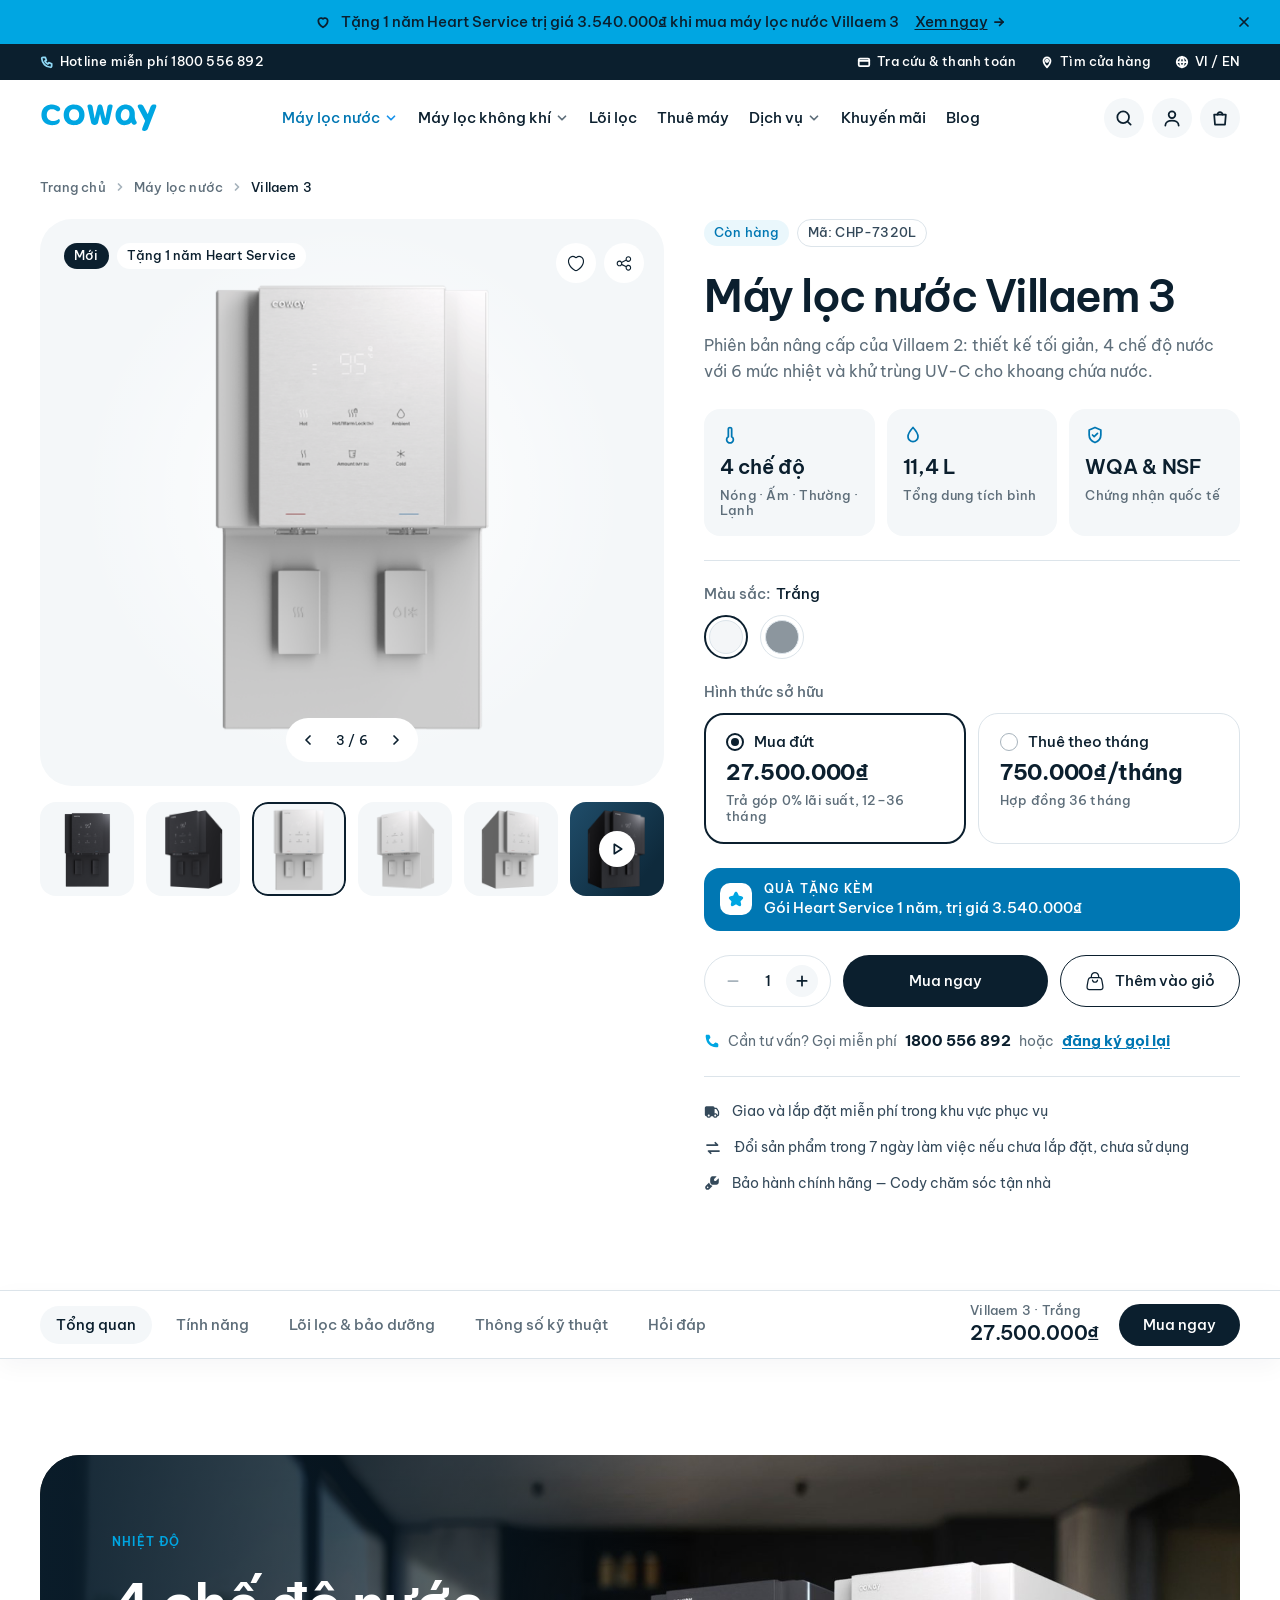
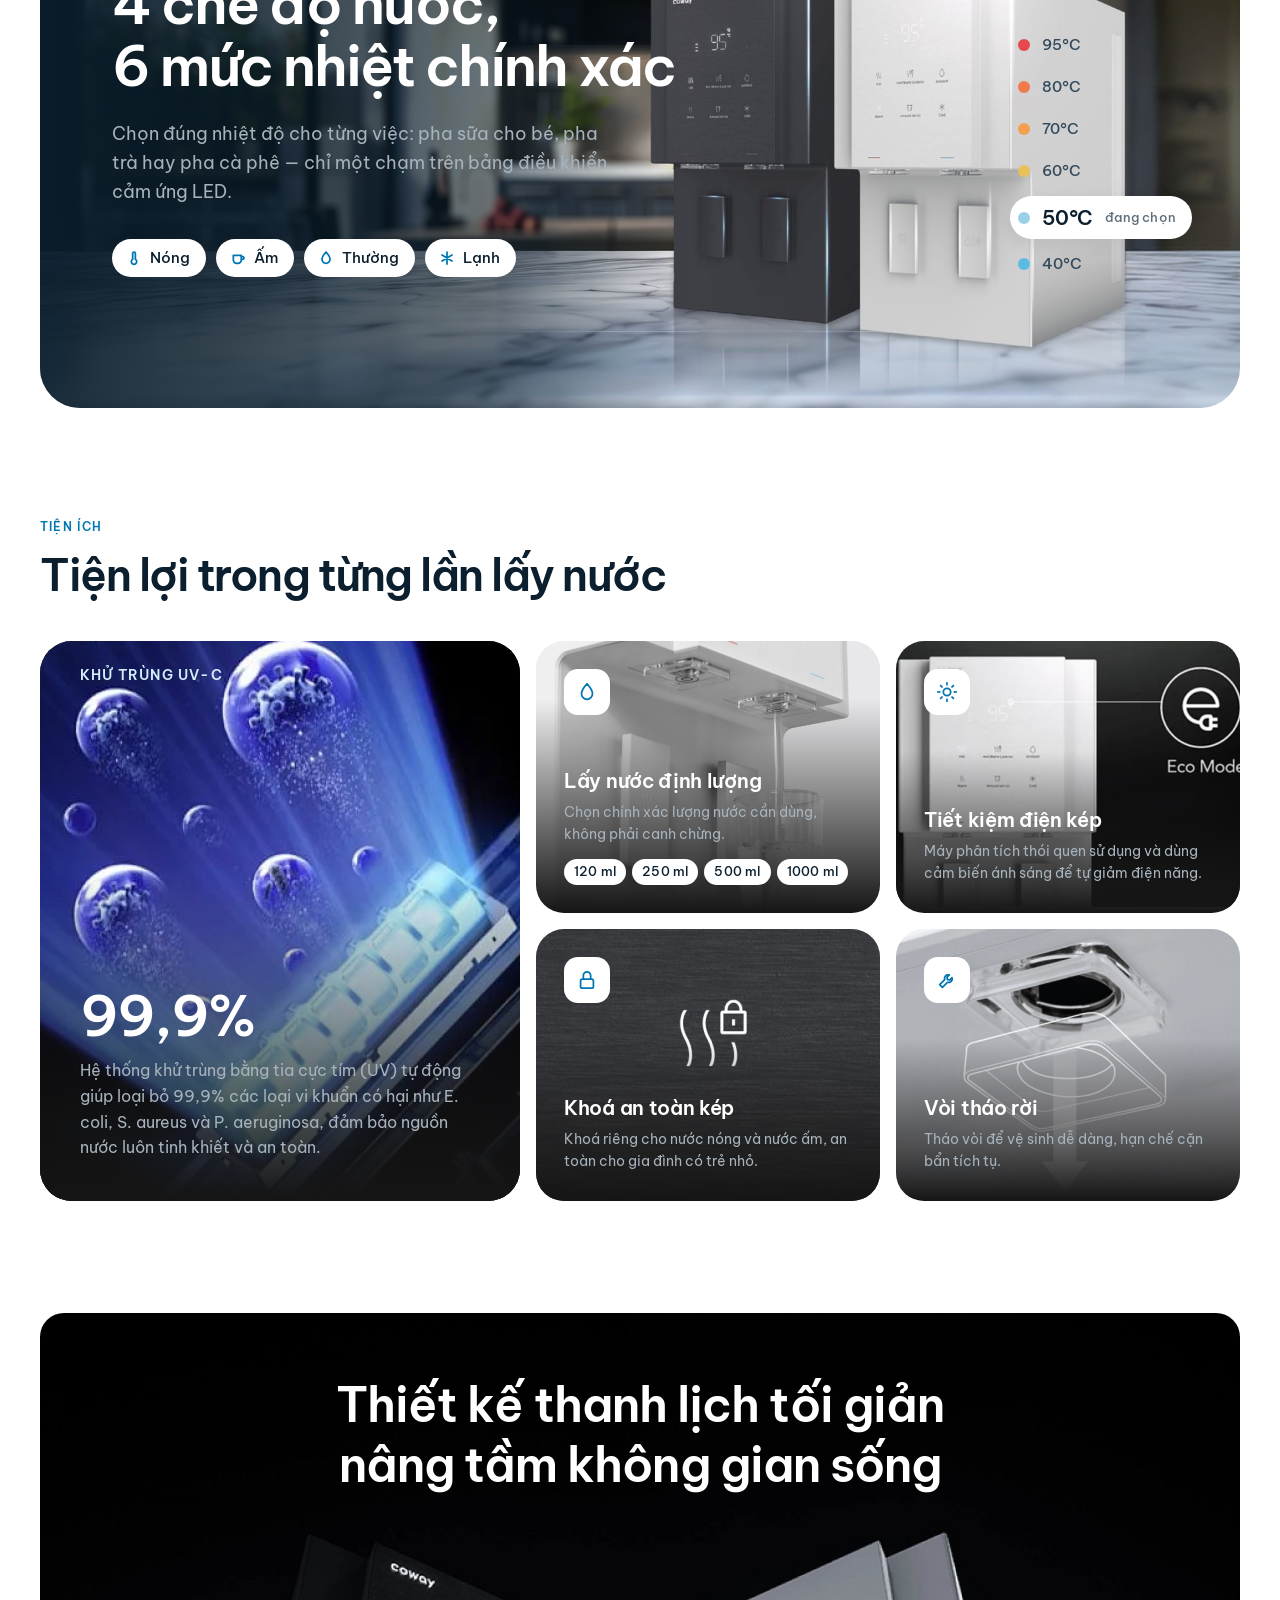
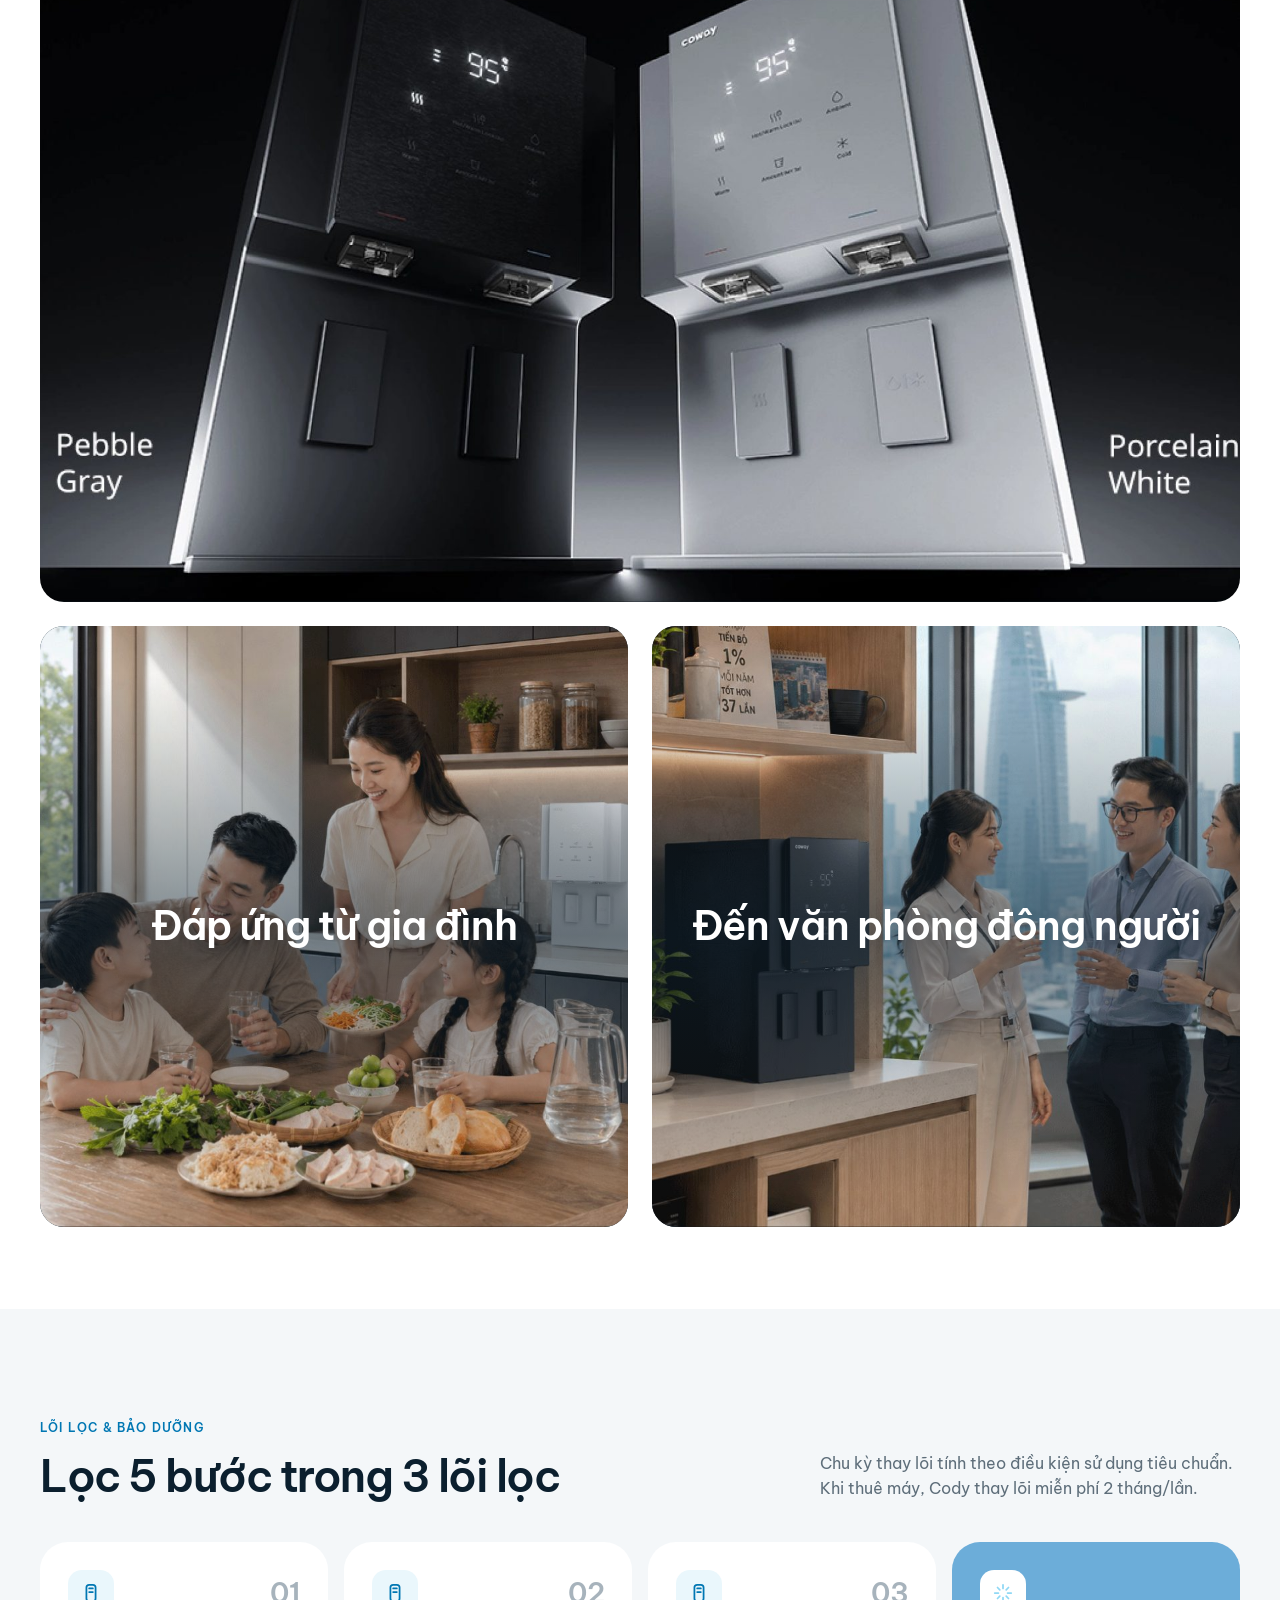
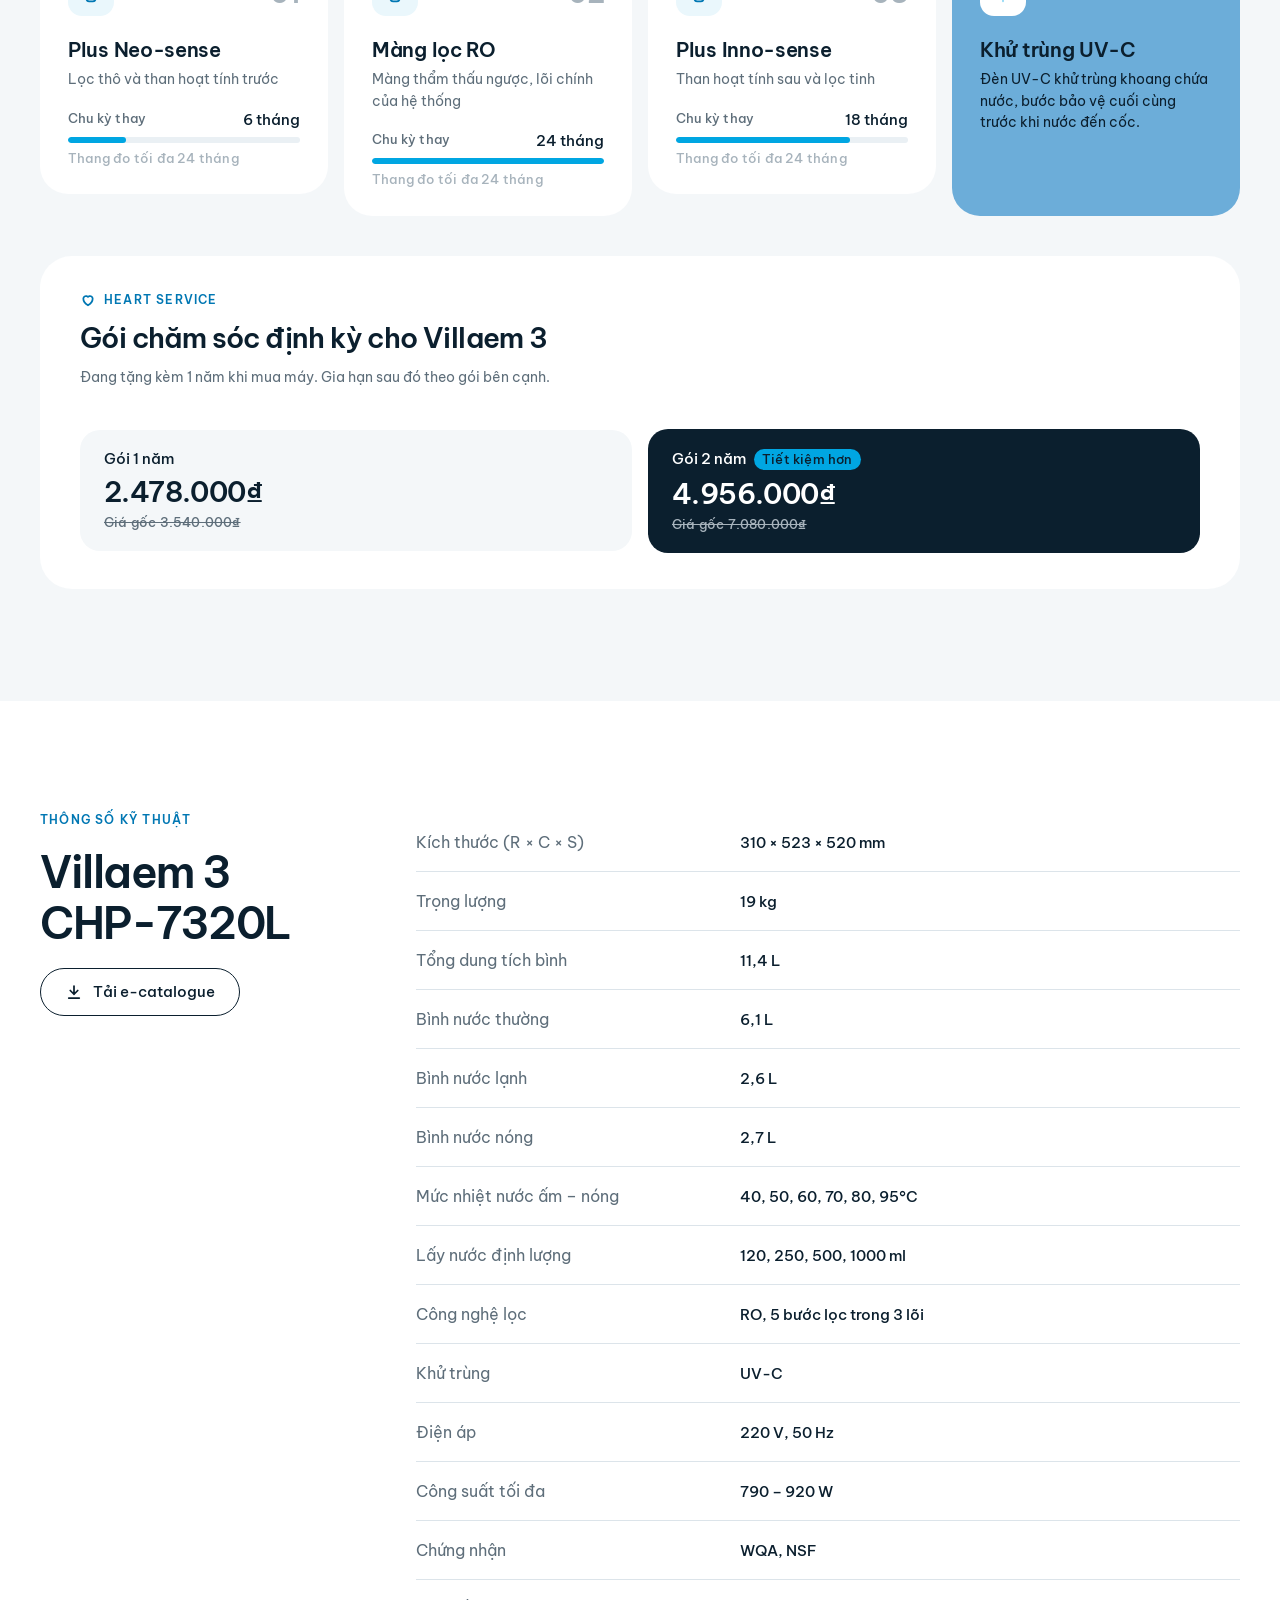
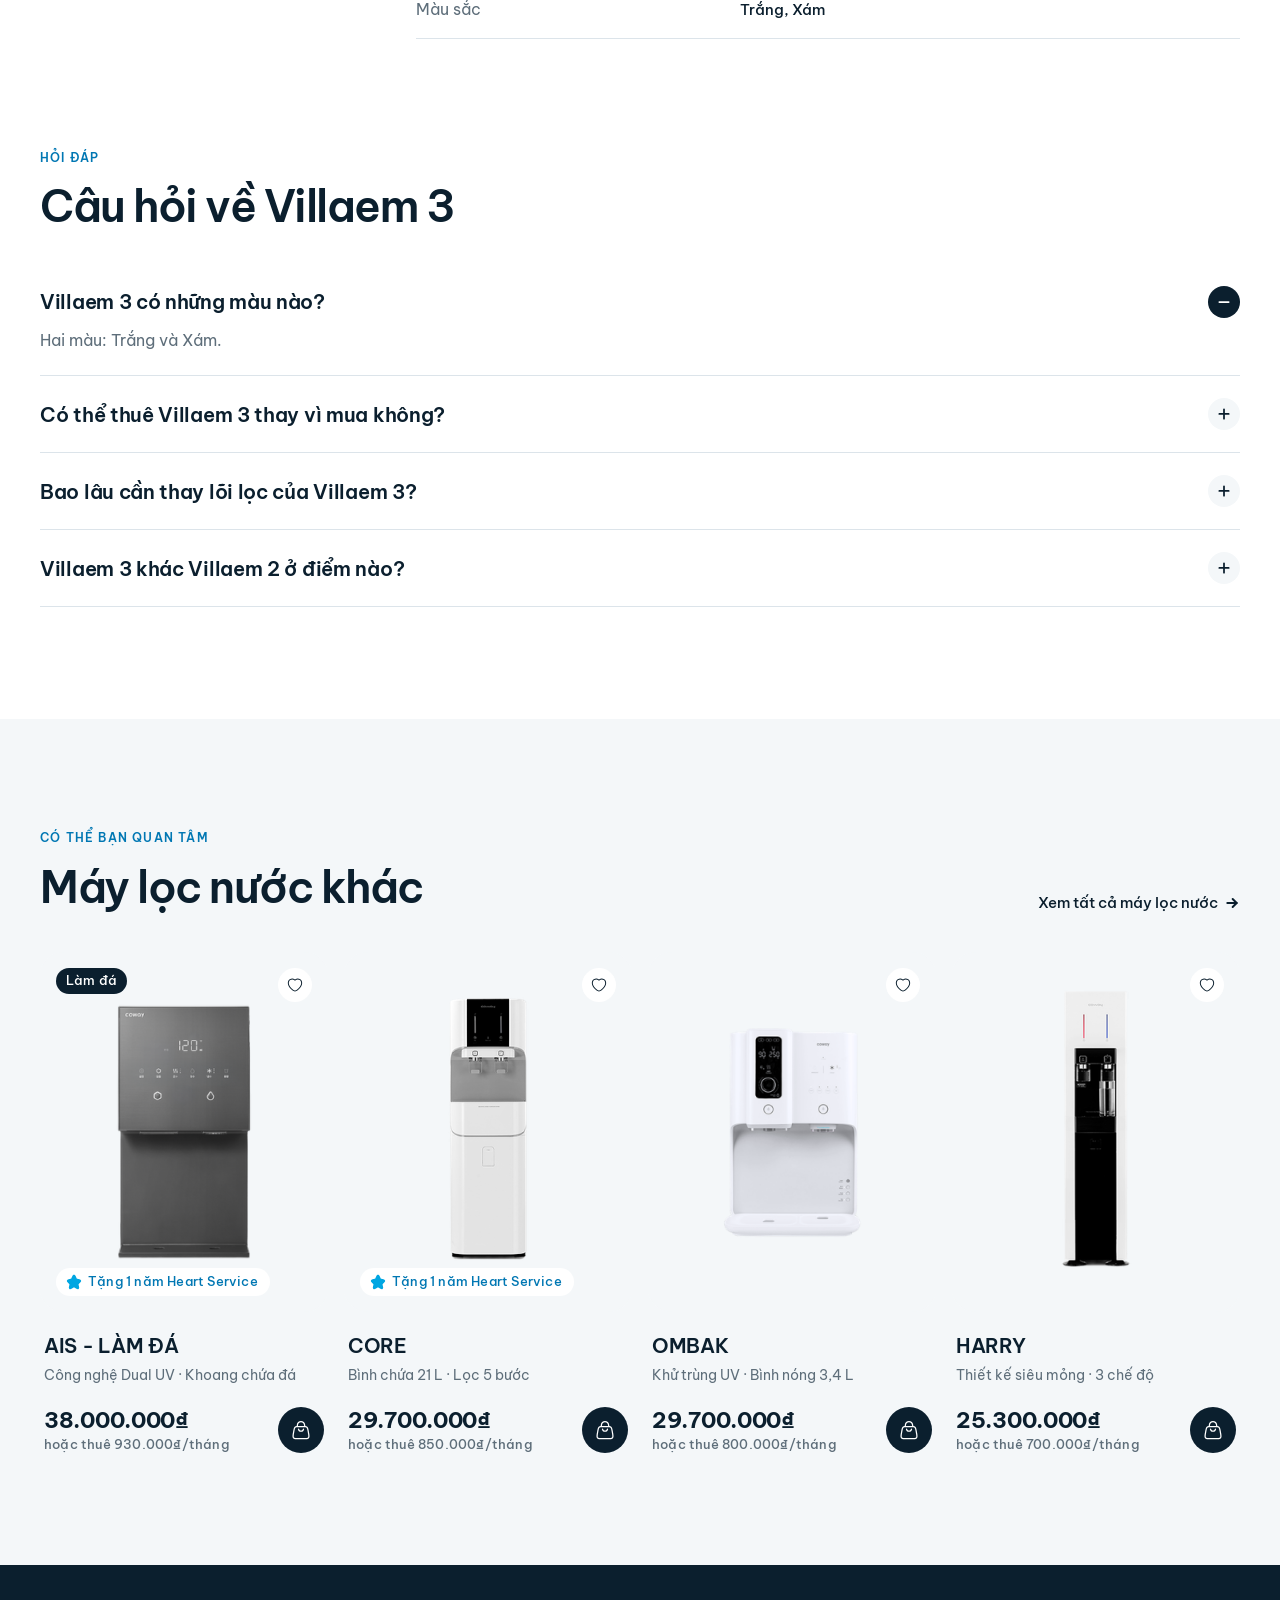
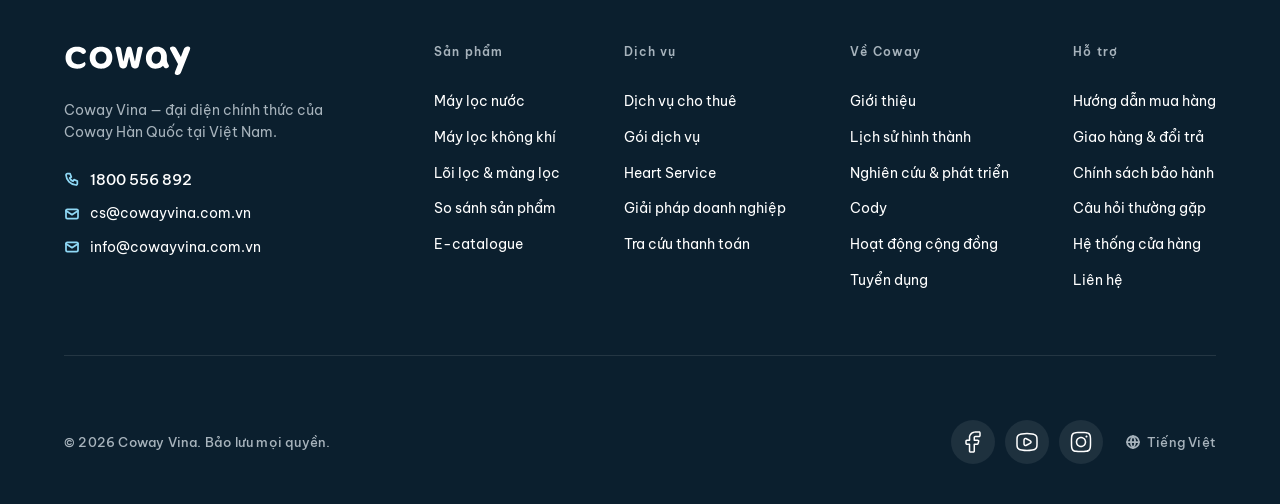
<file: villaem-3.html>
<!doctype html>
<html lang="vi">

<head>
  <meta charset="utf-8">
  <meta name="viewport" content="width=device-width,initial-scale=1">
  <title>Máy lọc nước Villaem 3 — Coway Việt Nam</title>
  <meta name="description"
    content="Máy lọc nước Coway Villaem 3 (CHP-7320L): 4 chế độ nước, 6 mức nhiệt, khử trùng UV-C. Mua 27.500.000₫ hoặc thuê 750.000₫/tháng.">
  <link rel="stylesheet" href="css/base.css">
  <link rel="stylesheet" href="css/detail.css">
</head>

<body>
  <header data-header data-active="water"></header>
  <main class="page pd">

    <!-- Khối sản phẩm -->
    <section class="pd-hero wrap" id="tong-quan" aria-labelledby="pdTitle">
      <nav class="pd-bc" aria-label="Đường dẫn">
        <ol>
          <li><a href="/">Trang chủ</a><img src="assets/detail/ic-chev-r-sm.svg" alt=""></li>
          <li><a href="may-loc-nuoc.html">Máy lọc nước</a><img src="assets/detail/ic-chev-r-sm.svg" alt=""></li>
          <li><span aria-current="page">Villaem 3</span></li>
        </ol>
      </nav>

      <div class="pd-top">
        <!-- Gallery -->
        <div class="pd-gal" data-gallery>
          <div class="pd-main" id="galMain" data-theme="light">
            <img class="pd-main__halo" src="assets/detail/ellipse-bg.svg" alt="" width="620" height="620">
            <img class="pd-main__img" id="galImg" src="assets/detail/g-3.png"
              alt="Máy lọc nước Villaem 3 màu Trắng, mặt trước" width="584" height="584">
            <div class="pd-main__chips">
              <span class="chip chip--ink">Mới</span>
              <span class="chip chip--white">Tặng 1 năm Heart Service</span>
            </div>
            <div class="pd-main__acts">
              <button class="round-btn" type="button" aria-pressed="false"
                aria-label="Thêm Villaem 3 vào danh sách yêu thích" data-wish><img
                  src="assets/shared/ic-heart-outline.svg" alt=""></button>
              <button class="round-btn" type="button" aria-label="Chia sẻ trang sản phẩm" id="shareBtn"><img
                  src="assets/detail/ic-share.svg" alt=""></button>
            </div>
            <button class="pd-main__play" type="button" id="playBtn" hidden
              aria-label="Phát video giới thiệu Villaem 3"><img src="assets/detail/ic-play.svg" alt=""></button>
            <div class="pd-pager">
              <button type="button" id="galPrev" aria-label="Ảnh trước"><img src="assets/detail/ic-chev-l.svg"
                  alt=""></button>
              <span id="galCount" aria-live="polite">3 / 6</span>
              <button type="button" id="galNext" aria-label="Ảnh sau"><img src="assets/detail/ic-chev-r.svg"
                  alt=""></button>
            </div>
          </div>
          <div class="pd-thumbs" role="group" aria-label="Chọn ảnh sản phẩm">
            <button class="thumb thumb--1" type="button" data-i="0" data-color="xam"
              data-alt="Máy lọc nước Villaem 3 màu Xám, mặt trước"><span class="thumb__box"><img
                  src="assets/detail/g-1.png" alt="" loading="lazy"></span><span class="sr-only">Ảnh 1: màu Xám, mặt
                trước</span></button>
            <button class="thumb thumb--2" type="button" data-i="1" data-color="xam"
              data-alt="Máy lọc nước Villaem 3 màu Xám, góc nghiêng"><img src="assets/detail/g-2.png" alt=""
                loading="lazy"><span class="sr-only">Ảnh 2: màu Xám, góc nghiêng</span></button>
            <button class="thumb thumb--3" type="button" data-i="2" data-color="trang"
              data-alt="Máy lọc nước Villaem 3 màu Trắng, mặt trước"><img src="assets/detail/g-3.png" alt=""
                loading="lazy"><span class="sr-only">Ảnh 3: màu Trắng, mặt trước</span></button>
            <button class="thumb thumb--4" type="button" data-i="3" data-color="trang"
              data-alt="Máy lọc nước Villaem 3 màu Trắng, góc nghiêng phải"><img src="assets/detail/g-4.png" alt=""
                loading="lazy"><span class="sr-only">Ảnh 4: màu Trắng, góc nghiêng phải</span></button>
            <button class="thumb thumb--5" type="button" data-i="4" data-color="trang"
              data-alt="Máy lọc nước Villaem 3 màu Trắng, góc nghiêng trái"><img src="assets/detail/g-5.png" alt=""
                loading="lazy"><span class="sr-only">Ảnh 5: màu Trắng, góc nghiêng trái</span></button>
            <button class="thumb thumb--6" type="button" data-i="5" data-video
              data-alt="Ảnh bìa video giới thiệu Villaem 3"><img src="assets/detail/g-6.png" alt="" loading="lazy"><span
                class="thumb__play"><img src="assets/detail/ic-play.svg" alt=""></span><span class="sr-only">Video giới
                thiệu</span></button>
          </div>
        </div>

        <!-- Khối mua -->
        <div class="pd-buy" id="buyBox">
          <div class="pd-buy__chips">
            <span class="chip chip--stock">Còn hàng</span>
            <span class="chip chip--line">Mã: CHP-7320L</span>
          </div>
          <div class="pd-buy__head">
            <h1 id="pdTitle">Máy lọc nước Villaem 3</h1>
            <p>Phiên bản nâng cấp của Villaem 2: thiết kế tối giản, 4 chế độ nước với 6 mức nhiệt và khử trùng UV-C cho
              khoang chứa nước.</p>
          </div>
          <ul class="pd-hl">
            <li><img src="assets/detail/ic-thermo.svg" alt=""><b>4 chế độ</b><span>Nóng · Ấm · Thường · Lạnh</span></li>
            <li><img src="assets/detail/ic-drop.svg" alt=""><b>11,4 L</b><span>Tổng dung tích bình</span></li>
            <li><img src="assets/detail/ic-shield.svg" alt=""><b>WQA &amp; NSF</b><span>Chứng nhận quốc tế</span></li>
          </ul>
          <hr class="pd-div">

          <div class="pd-color">
            <p class="pd-lbl" id="colorLbl">Màu sắc: <b id="colorName">Trắng</b></p>
            <div class="pd-swatches" role="radiogroup" aria-labelledby="colorLbl">
              <button class="sw sw--trang" type="button" role="radio" aria-checked="true" data-color="trang"
                aria-label="Trắng"><span></span></button>
              <button class="sw sw--xam" type="button" role="radio" aria-checked="false" data-color="xam"
                aria-label="Xám"><span></span></button>
            </div>
          </div>

          <div class="pd-own">
            <p class="pd-lbl" id="ownLbl">Hình thức sở hữu</p>
            <div class="pd-opts" role="radiogroup" aria-labelledby="ownLbl">
              <button class="opt" type="button" role="radio" aria-checked="true" data-mode="buy">
                <span class="opt__top"><span class="radio" aria-hidden="true"></span>Mua đứt</span>
                <b class="opt__price">27.500.000₫</b>
                <span class="opt__sub">Trả góp 0% lãi suất, 12–36 tháng</span>
              </button>
              <button class="opt" type="button" role="radio" aria-checked="false" data-mode="rent">
                <span class="opt__top"><span class="radio" aria-hidden="true"></span>Thuê theo tháng</span>
                <b class="opt__price">750.000₫/tháng</b>
                <span class="opt__sub">Hợp đồng 36 tháng</span>
              </button>
            </div>
          </div>

          <div class="pd-gift">
            <span class="pd-gift__ic"><img src="assets/detail/ic-star-bb.svg" alt=""></span>
            <div>
              <p class="pd-gift__k" id="giftK">QUÀ TẶNG KÈM</p>
              <p class="pd-gift__v" id="giftV">Gói Heart Service 1 năm, trị giá 3.540.000₫</p>
            </div>
          </div>

          <div class="pd-sum" id="sum" hidden aria-live="polite">
            <div class="pd-sum__rows" id="sumRows"></div>
            <div class="pd-sum__total"><span id="sumLbl">Tạm tính</span><b id="sumTotal">27.500.000₫</b></div>
          </div>

          <div class="pd-cta">
            <div class="qty" role="group" aria-label="Số lượng">
              <button type="button" id="qtyMinus" aria-label="Giảm số lượng" disabled><img class="i-dis"
                  src="assets/detail/ic-minus.svg" alt=""><img class="i-on" src="assets/detail/ic-minus-w.svg"
                  alt=""></button>
              <output id="qtyVal" aria-live="polite">1</output>
              <button type="button" id="qtyPlus" aria-label="Tăng số lượng"><img src="assets/detail/ic-plus.svg"
                  alt=""></button>
            </div>
            <button class="btn btn--primary pd-cta__main" type="button" id="buyNow">Mua ngay</button>
            <button class="btn btn--ghost pd-cta__cart" type="button" id="addCart"><img
                src="assets/detail/ic-bag-ink.svg" alt="">Thêm vào giỏ</button>
          </div>

          <p class="pd-help"><img src="assets/detail/ic-call.svg" alt="">Cần tư vấn? Gọi miễn phí <a class="tel"
              href="tel:1800556892">1800 556 892</a> hoặc <a class="cb" href="/#tu-van">đăng ký gọi lại</a></p>
          <hr class="pd-div">

          <ul class="pd-terms" id="terms">
            <li><img src="assets/detail/ic-truck.svg" alt=""><span>Giao và lắp đặt miễn phí trong khu vực phục vụ</span>
            </li>
            <li><img class="sw18" src="assets/detail/ic-swap.svg" alt=""><span data-term="2">Đổi sản phẩm trong 7 ngày
                làm việc nếu chưa lắp đặt, chưa sử dụng</span></li>
            <li><img src="assets/detail/ic-wrench.svg" alt=""><span data-term="3">Bảo hành chính hãng — Cody chăm sóc
                tận nhà</span></li>
          </ul>
        </div>
      </div>
    </section>

    <!-- Thanh điều hướng dính -->
    <div class="pd-subnav" id="subnav">
      <div class="wrap pd-subnav__in">
        <nav class="pd-subnav__tabs" aria-label="Mục trong trang">
          <a href="#tong-quan" class="is-on" aria-current="true">Tổng quan</a>
          <a href="#tinh-nang">Tính năng</a>
          <a href="#loi-loc">Lõi lọc &amp; bảo dưỡng</a>
          <a href="#thong-so">Thông số kỹ thuật</a>
          <a href="#hoi-dap">Hỏi đáp</a>
        </nav>
        <div class="pd-subnav__buy">
          <div class="pd-subnav__price"><span id="snName">Villaem 3 · Trắng</span><b id="snPrice">27.500.000₫</b></div>
          <button class="btn btn--primary" type="button" id="snBuy">Mua ngay</button>
        </div>
      </div>
    </div>

    <!-- Tính năng — Nhiệt độ -->
    <section class="pd-temp wrap" id="tinh-nang" aria-labelledby="tempTitle">
      <div class="pd-temp__panel reveal">
        <img class="pd-temp__bg" src="assets/detail/temp-bg.jpg"
          alt="Hai máy Villaem 3 màu Xám và Trắng đặt trên mặt bếp đá" loading="lazy">
        <div class="pd-temp__scrim" aria-hidden="true"></div>
        <div class="pd-temp__txt">
          <p class="t-overline pd-ov">NHIỆT ĐỘ</p>
          <h2 id="tempTitle">4 chế độ nước,<br>6 mức nhiệt chính xác</h2>
          <p class="pd-temp__lead">Chọn đúng nhiệt độ cho từng việc: pha sữa cho bé, pha trà hay pha cà phê — chỉ một
            chạm trên bảng điều khiển cảm ứng LED.</p>
          <ul class="pd-temp__modes">
            <li><img src="assets/detail/ic-thermo-sm.svg" alt="">Nóng</li>
            <li><img src="assets/detail/ic-cup.svg" alt="">Ấm</li>
            <li><img src="assets/detail/ic-drop-sm.svg" alt="">Thường</li>
            <li><img src="assets/detail/ic-snow.svg" alt="">Lạnh</li>
          </ul>
        </div>
        <div class="pd-scale" role="radiogroup" aria-label="Thang nhiệt nước ấm – nóng">
          <button type="button" role="radio" aria-checked="false" data-t="95"><img src="assets/detail/dot95.svg"
              alt="">95°C<small>đang chọn</small></button>
          <button type="button" role="radio" aria-checked="false" data-t="80"><img src="assets/detail/dot80.svg"
              alt="">80°C<small>đang chọn</small></button>
          <button type="button" role="radio" aria-checked="false" data-t="70"><img src="assets/detail/dot70.svg"
              alt="">70°C<small>đang chọn</small></button>
          <button type="button" role="radio" aria-checked="false" data-t="60"><img src="assets/detail/dot60.svg"
              alt="">60°C<small>đang chọn</small></button>
          <button type="button" role="radio" aria-checked="true" data-t="50"><img src="assets/detail/dot50.svg"
              alt="">50°C<small>đang chọn</small></button>
          <button type="button" role="radio" aria-checked="false" data-t="40"><img src="assets/detail/dot40.svg"
              alt="">40°C<small>đang chọn</small></button>
        </div>
      </div>
    </section>

    <!-- Tính năng — Tiện ích -->
    <section class="pd-util wrap" aria-labelledby="utilTitle">
      <div class="pd-sh">
        <div>
          <p class="t-overline pd-ov">TIỆN ÍCH</p>
          <h2 id="utilTitle">Tiện lợi trong từng lần lấy nước</h2>
        </div>
      </div>
      <div class="pd-bento">
        <article class="bc-uv reveal">
          <img class="bc-img" src="assets/detail/uv.jpg" alt="" loading="lazy">
          <div class="bc-fade" aria-hidden="true"></div>
          <p class="bc-uv__ov">KHỬ TRÙNG UV-C</p>
          <div class="bc-uv__txt">
            <h3>99,9%</h3>
            <p>Hệ thống khử trùng bằng tia cực tím (UV) tự động giúp loại bỏ 99,9% các loại vi khuẩn có hại như E. coli,
              S. aureus và P. aeruginosa, đảm bảo nguồn nước luôn tinh khiết và an toàn.</p>
          </div>
        </article>
        <div class="pd-2x2">
          <article class="bc reveal">
            <img class="bc-img" src="assets/detail/f-dose.jpg" alt="" loading="lazy">
            <div class="bc-fade bc-fade--tall" aria-hidden="true"></div>
            <span class="bc-ic"><img src="assets/detail/ic-drop-lg.svg" alt=""></span>
            <div class="bc-txt">
              <h3>Lấy nước định lượng</h3>
              <p>Chọn chính xác lượng nước cần dùng, không phải canh chừng.</p>
              <div class="bc-ml" role="radiogroup" aria-label="Lượng nước mẫu">
                <button type="button" role="radio" aria-checked="false">120 ml</button>
                <button type="button" role="radio" aria-checked="false">250 ml</button>
                <button type="button" role="radio" aria-checked="false">500 ml</button>
                <button type="button" role="radio" aria-checked="false">1000 ml</button>
              </div>
            </div>
          </article>
          <article class="bc reveal">
            <img class="bc-img bc-img--eco" src="assets/detail/f-eco.jpg" alt="" loading="lazy">
            <div class="bc-fade" aria-hidden="true"></div>
            <span class="bc-ic"><img src="assets/detail/ic-sun.svg" alt=""></span>
            <div class="bc-txt">
              <h3>Tiết kiệm điện kép</h3>
              <p>Máy phân tích thói quen sử dụng và dùng cảm biến ánh sáng để tự giảm điện năng.</p>
            </div>
          </article>
          <article class="bc reveal">
            <img class="bc-img" src="assets/detail/f-lock.jpg" alt="" loading="lazy">
            <div class="bc-fade" aria-hidden="true"></div>
            <span class="bc-ic"><img src="assets/detail/ic-lock.svg" alt=""></span>
            <div class="bc-txt">
              <h3>Khoá an toàn kép</h3>
              <p>Khoá riêng cho nước nóng và nước ấm, an toàn cho gia đình có trẻ nhỏ.</p>
            </div>
          </article>
          <article class="bc reveal">
            <img class="bc-img" src="assets/detail/f-tap.jpg" alt="" loading="lazy">
            <div class="bc-fade" aria-hidden="true"></div>
            <span class="bc-ic"><img src="assets/detail/ic-tool.svg" alt=""></span>
            <div class="bc-txt">
              <h3>Vòi tháo rời</h3>
              <p>Tháo vòi để vệ sinh dễ dàng, hạn chế cặn bẩn tích tụ.</p>
            </div>
          </article>
        </div>
      </div>
    </section>

    <!-- Thiết kế & không gian -->
    <section class="pd-design wrap" aria-labelledby="designTitle">
      <figure class="pd-design__hero reveal">
        <img src="assets/detail/design.jpg" alt="Villaem 3 hai màu Pebble Gray và Porcelain White" loading="lazy">
        <h2 id="designTitle">Thiết kế thanh lịch tối giản<br>nâng tầm không gian sống</h2>
      </figure>
      <div class="pd-life">
        <figure class="pd-life__it reveal">
          <img src="assets/detail/life-home.jpg" alt="Gia đình dùng bữa bên máy Villaem 3 màu Trắng trong bếp"
            loading="lazy">
          <div class="pd-life__fade" aria-hidden="true"></div>
          <h3>Đáp ứng từ gia đình</h3>
        </figure>
        <figure class="pd-life__it reveal">
          <img src="assets/detail/life-office.jpg" alt="Nhân viên văn phòng trò chuyện cạnh máy Villaem 3 màu Xám"
            loading="lazy">
          <div class="pd-life__fade" aria-hidden="true"></div>
          <h3>Đến văn phòng đông người</h3>
        </figure>
      </div>
    </section>

    <!-- Lõi lọc & bảo dưỡng -->
    <section class="pd-filters" id="loi-loc" aria-labelledby="filterTitle">
      <div class="wrap">
        <div class="pd-sh">
          <div>
            <p class="t-overline pd-ov">LÕI LỌC &amp; BẢO DƯỠNG</p>
            <h2 id="filterTitle">Lọc 5 bước trong 3 lõi lọc</h2>
          </div>
          <p class="pd-sh__note">Chu kỳ thay lõi tính theo điều kiện sử dụng tiêu chuẩn. Khi thuê máy, Cody thay lõi
            miễn phí 2 tháng/lần.</p>
        </div>
        <ol class="pd-fl">
          <li class="fl reveal" style="--p:.25">
            <div class="fl__top"><span class="fl__ic"><img src="assets/detail/ic-filter.svg" alt=""></span><span
                class="fl__n" aria-hidden="true">01</span></div>
            <div class="fl__txt">
              <h3>Plus Neo-sense</h3>
              <p>Lọc thô và than hoạt tính trước</p>
            </div>
            <div class="fl__cyc">
              <div class="fl__row"><span>Chu kỳ thay</span><b>6 tháng</b></div>
              <div class="fl__track" role="img" aria-label="6 trên 24 tháng"><i></i></div>
              <span class="fl__max">Thang đo tối đa 24 tháng</span>
            </div>
          </li>
          <li class="fl reveal" style="--p:1">
            <div class="fl__top"><span class="fl__ic"><img src="assets/detail/ic-filter.svg" alt=""></span><span
                class="fl__n" aria-hidden="true">02</span></div>
            <div class="fl__txt">
              <h3>Màng lọc RO</h3>
              <p>Màng thẩm thấu ngược, lõi chính của hệ thống</p>
            </div>
            <div class="fl__cyc">
              <div class="fl__row"><span>Chu kỳ thay</span><b>24 tháng</b></div>
              <div class="fl__track" role="img" aria-label="24 trên 24 tháng"><i></i></div>
              <span class="fl__max">Thang đo tối đa 24 tháng</span>
            </div>
          </li>
          <li class="fl reveal" style="--p:.75">
            <div class="fl__top"><span class="fl__ic"><img src="assets/detail/ic-filter.svg" alt=""></span><span
                class="fl__n" aria-hidden="true">03</span></div>
            <div class="fl__txt">
              <h3>Plus Inno-sense</h3>
              <p>Than hoạt tính sau và lọc tinh</p>
            </div>
            <div class="fl__cyc">
              <div class="fl__row"><span>Chu kỳ thay</span><b>18 tháng</b></div>
              <div class="fl__track" role="img" aria-label="18 trên 24 tháng"><i></i></div>
              <span class="fl__max">Thang đo tối đa 24 tháng</span>
            </div>
          </li>
          <li class="fl fl--uv reveal">
            <span class="fl__ic fl__ic--w"><img src="assets/detail/ic-spark.svg" alt=""></span>
            <div class="fl__txt">
              <h3>Khử trùng UV-C</h3>
              <p>Đèn UV-C khử trùng khoang chứa nước, bước bảo vệ cuối cùng trước khi nước đến cốc.</p>
            </div>
          </li>
        </ol>

        <div class="pd-hs reveal" id="heartService">
          <div class="pd-hs__txt">
            <p class="pd-hs__ov"><img src="assets/detail/ic-heart-blue.svg" alt="">HEART SERVICE</p>
            <h3>Gói chăm sóc định kỳ cho Villaem 3</h3>
            <p id="hsNote">Đang tặng kèm 1 năm khi mua máy. Gia hạn sau đó theo gói bên cạnh.</p>
          </div>
          <div class="pd-hs__plans" role="group" aria-label="Chọn gói Heart Service thêm vào đơn">
            <button class="plan" type="button" aria-pressed="false" data-plan="1" data-price="2478000">
              <span class="plan__top"><span class="plan__name">Gói 1 năm</span><span class="plan__chk"
                  aria-hidden="true"></span></span>
              <b class="plan__price">2.478.000₫</b>
              <s class="plan__was">Giá gốc 3.540.000₫</s>
              <span class="plan__state">Đã thêm vào đơn</span>
            </button>
            <button class="plan plan--dark" type="button" aria-pressed="false" data-plan="2" data-price="4956000">
              <span class="plan__top"><span class="plan__name">Gói 2 năm</span><span class="plan__tag">Tiết kiệm
                  hơn</span></span>
              <b class="plan__price">4.956.000₫</b>
              <s class="plan__was">Giá gốc 7.080.000₫</s>
              <span class="plan__state">Đã thêm vào đơn</span>
            </button>
          </div>
        </div>
      </div>
    </section>

    <!-- Thông số kỹ thuật -->
    <section class="pd-spec wrap" id="thong-so" aria-labelledby="specTitle">
      <div class="pd-spec__side">
        <p class="t-overline pd-ov">THÔNG SỐ KỸ THUẬT</p>
        <h2 id="specTitle">Villaem 3<br>CHP-7320L</h2>
        <a class="btn btn--ghost" href="#" data-soon><img src="assets/detail/ic-download.svg" alt="">Tải e-catalogue</a>
      </div>
      <dl class="pd-spec__tbl">
        <div>
          <dt>Kích thước (R × C × S)</dt>
          <dd>310 × 523 × 520 mm</dd>
        </div>
        <div>
          <dt>Trọng lượng</dt>
          <dd>19 kg</dd>
        </div>
        <div>
          <dt>Tổng dung tích bình</dt>
          <dd>11,4 L</dd>
        </div>
        <div>
          <dt>Bình nước thường</dt>
          <dd>6,1 L</dd>
        </div>
        <div>
          <dt>Bình nước lạnh</dt>
          <dd>2,6 L</dd>
        </div>
        <div>
          <dt>Bình nước nóng</dt>
          <dd>2,7 L</dd>
        </div>
        <div>
          <dt>Mức nhiệt nước ấm – nóng</dt>
          <dd>40, 50, 60, 70, 80, 95°C</dd>
        </div>
        <div>
          <dt>Lấy nước định lượng</dt>
          <dd>120, 250, 500, 1000 ml</dd>
        </div>
        <div>
          <dt>Công nghệ lọc</dt>
          <dd>RO, 5 bước lọc trong 3 lõi</dd>
        </div>
        <div>
          <dt>Khử trùng</dt>
          <dd>UV-C</dd>
        </div>
        <div>
          <dt>Điện áp</dt>
          <dd>220 V, 50 Hz</dd>
        </div>
        <div>
          <dt>Công suất tối đa</dt>
          <dd>790 – 920 W</dd>
        </div>
        <div>
          <dt>Chứng nhận</dt>
          <dd>WQA, NSF</dd>
        </div>
        <div>
          <dt>Màu sắc</dt>
          <dd>Trắng, Xám</dd>
        </div>
      </dl>
    </section>

    <!-- Hỏi đáp -->
    <section class="pd-faq wrap" id="hoi-dap" aria-labelledby="faqTitle">
      <div class="pd-sh">
        <div>
          <p class="t-overline pd-ov">HỎI ĐÁP</p>
          <h2 id="faqTitle">Câu hỏi về Villaem 3</h2>
        </div>
      </div>
      <div class="acc">
        <div class="acc__it is-open">
          <h3><button type="button" aria-expanded="true" aria-controls="faq1" id="faq1b">Villaem 3 có những màu
              nào?<span class="acc__ic" aria-hidden="true"><img class="i-plus" src="assets/detail/ic-plus.svg"
                  alt=""><img class="i-minus" src="assets/detail/ic-minus-w.svg" alt=""></span></button></h3>
          <div class="acc__p" id="faq1" role="region" aria-labelledby="faq1b">
            <div>
              <p>Hai màu: Trắng và Xám.</p>
            </div>
          </div>
        </div>
        <div class="acc__it">
          <h3><button type="button" aria-expanded="false" aria-controls="faq2" id="faq2b">Có thể thuê Villaem 3 thay vì
              mua không?<span class="acc__ic" aria-hidden="true"><img class="i-plus" src="assets/detail/ic-plus.svg"
                  alt=""><img class="i-minus" src="assets/detail/ic-minus-w.svg" alt=""></span></button></h3>
          <div class="acc__p" id="faq2" role="region" aria-labelledby="faq2b">
            <div>
              <p>Có. Villaem 3 có gói thuê 750.000₫/tháng với hợp đồng 36 tháng; trong suốt thời gian thuê, Cody đến
                thay lõi lọc miễn phí 2 tháng/lần.</p>
            </div>
          </div>
        </div>
        <div class="acc__it">
          <h3><button type="button" aria-expanded="false" aria-controls="faq3" id="faq3b">Bao lâu cần thay lõi lọc của
              Villaem 3?<span class="acc__ic" aria-hidden="true"><img class="i-plus" src="assets/detail/ic-plus.svg"
                  alt=""><img class="i-minus" src="assets/detail/ic-minus-w.svg" alt=""></span></button></h3>
          <div class="acc__p" id="faq3" role="region" aria-labelledby="faq3b">
            <div>
              <p>Theo điều kiện sử dụng tiêu chuẩn: lõi Plus Neo-sense thay sau 6 tháng, lõi Plus Inno-sense sau 18
                tháng và màng lọc RO sau 24 tháng. Khi thuê máy, Cody thay lõi miễn phí 2 tháng/lần.</p>
            </div>
          </div>
        </div>
        <div class="acc__it">
          <h3><button type="button" aria-expanded="false" aria-controls="faq4" id="faq4b">Villaem 3 khác Villaem 2 ở
              điểm nào?<span class="acc__ic" aria-hidden="true"><img class="i-plus" src="assets/detail/ic-plus.svg"
                  alt=""><img class="i-minus" src="assets/detail/ic-minus-w.svg" alt=""></span></button></h3>
          <div class="acc__p" id="faq4" role="region" aria-labelledby="faq4b">
            <div>
              <p>Villaem 3 là phiên bản nâng cấp của Villaem 2: thiết kế tối giản hơn, 4 chế độ nước với 6 mức nhiệt từ
                40 đến 95°C, lấy nước định lượng từ 120 đến 1000 ml và khử trùng UV-C cho khoang chứa nước.</p>
            </div>
          </div>
        </div>
      </div>
    </section>

    <!-- Sản phẩm liên quan -->
    <section class="pd-rel" aria-labelledby="relTitle">
      <div class="wrap">
        <div class="pd-sh">
          <div>
            <p class="t-overline pd-ov">CÓ THỂ BẠN QUAN TÂM</p>
            <h2 id="relTitle">Máy lọc nước khác</h2>
          </div>
          <a class="pd-all" href="may-loc-nuoc.html">Xem tất cả máy lọc nước<img src="assets/shared/ic-arrow.svg"
              alt=""></a>
        </div>
        <div class="pd-rel__grid">
          <div data-card="ais"></div>
          <div data-card="core"></div>
          <div data-card="ombak"></div>
          <div data-card="harry"></div>
        </div>
      </div>
    </section>
  </main>
  <footer data-footer></footer>
  <script src="js/shared.js"></script>
  <script src="js/detail.js"></script>
</body>

</html>
</file>
<file: css/base.css>
/* Font tự lưu trữ (Be Vietnam Pro, OFL) */
@font-face{font-family:'Be Vietnam Pro';font-style:normal;font-weight:400;font-display:swap;src:url(../fonts/be-vietnam-pro-latin-400-normal.woff2) format('woff2');unicode-range:U+0000-00FF,U+0131,U+0152-0153,U+02BB-02BC,U+02C6,U+02DA,U+02DC,U+0304,U+0308,U+0329,U+2000-206F,U+20AC,U+2122,U+2191,U+2193,U+2212,U+2215,U+FEFF,U+FFFD}
@font-face{font-family:'Be Vietnam Pro';font-style:normal;font-weight:400;font-display:swap;src:url(../fonts/be-vietnam-pro-latin-ext-400-normal.woff2) format('woff2');unicode-range:U+0100-02BA,U+02BD-02C5,U+02C7-02CC,U+02CE-02D7,U+02DD-02FF,U+0304,U+0308,U+0329,U+1D00-1DBF,U+1E00-1E9F,U+1EF2-1EFF,U+2020,U+20A0-20AB,U+20AD-20C0,U+2113,U+2C60-2C7F,U+A720-A7FF}
@font-face{font-family:'Be Vietnam Pro';font-style:normal;font-weight:400;font-display:swap;src:url(../fonts/be-vietnam-pro-vietnamese-400-normal.woff2) format('woff2');unicode-range:U+0102-0103,U+0110-0111,U+0128-0129,U+0168-0169,U+01A0-01A1,U+01AF-01B0,U+0300-0301,U+0303-0304,U+0308-0309,U+0323,U+0329,U+1EA0-1EF9,U+20AB}
@font-face{font-family:'Be Vietnam Pro';font-style:normal;font-weight:500;font-display:swap;src:url(../fonts/be-vietnam-pro-latin-500-normal.woff2) format('woff2');unicode-range:U+0000-00FF,U+0131,U+0152-0153,U+02BB-02BC,U+02C6,U+02DA,U+02DC,U+0304,U+0308,U+0329,U+2000-206F,U+20AC,U+2122,U+2191,U+2193,U+2212,U+2215,U+FEFF,U+FFFD}
@font-face{font-family:'Be Vietnam Pro';font-style:normal;font-weight:500;font-display:swap;src:url(../fonts/be-vietnam-pro-latin-ext-500-normal.woff2) format('woff2');unicode-range:U+0100-02BA,U+02BD-02C5,U+02C7-02CC,U+02CE-02D7,U+02DD-02FF,U+0304,U+0308,U+0329,U+1D00-1DBF,U+1E00-1E9F,U+1EF2-1EFF,U+2020,U+20A0-20AB,U+20AD-20C0,U+2113,U+2C60-2C7F,U+A720-A7FF}
@font-face{font-family:'Be Vietnam Pro';font-style:normal;font-weight:500;font-display:swap;src:url(../fonts/be-vietnam-pro-vietnamese-500-normal.woff2) format('woff2');unicode-range:U+0102-0103,U+0110-0111,U+0128-0129,U+0168-0169,U+01A0-01A1,U+01AF-01B0,U+0300-0301,U+0303-0304,U+0308-0309,U+0323,U+0329,U+1EA0-1EF9,U+20AB}
@font-face{font-family:'Be Vietnam Pro';font-style:normal;font-weight:600;font-display:swap;src:url(../fonts/be-vietnam-pro-latin-600-normal.woff2) format('woff2');unicode-range:U+0000-00FF,U+0131,U+0152-0153,U+02BB-02BC,U+02C6,U+02DA,U+02DC,U+0304,U+0308,U+0329,U+2000-206F,U+20AC,U+2122,U+2191,U+2193,U+2212,U+2215,U+FEFF,U+FFFD}
@font-face{font-family:'Be Vietnam Pro';font-style:normal;font-weight:600;font-display:swap;src:url(../fonts/be-vietnam-pro-latin-ext-600-normal.woff2) format('woff2');unicode-range:U+0100-02BA,U+02BD-02C5,U+02C7-02CC,U+02CE-02D7,U+02DD-02FF,U+0304,U+0308,U+0329,U+1D00-1DBF,U+1E00-1E9F,U+1EF2-1EFF,U+2020,U+20A0-20AB,U+20AD-20C0,U+2113,U+2C60-2C7F,U+A720-A7FF}
@font-face{font-family:'Be Vietnam Pro';font-style:normal;font-weight:600;font-display:swap;src:url(../fonts/be-vietnam-pro-vietnamese-600-normal.woff2) format('woff2');unicode-range:U+0102-0103,U+0110-0111,U+0128-0129,U+0168-0169,U+01A0-01A1,U+01AF-01B0,U+0300-0301,U+0303-0304,U+0308-0309,U+0323,U+0329,U+1EA0-1EF9,U+20AB}
@font-face{font-family:'Be Vietnam Pro';font-style:normal;font-weight:700;font-display:swap;src:url(../fonts/be-vietnam-pro-latin-700-normal.woff2) format('woff2');unicode-range:U+0000-00FF,U+0131,U+0152-0153,U+02BB-02BC,U+02C6,U+02DA,U+02DC,U+0304,U+0308,U+0329,U+2000-206F,U+20AC,U+2122,U+2191,U+2193,U+2212,U+2215,U+FEFF,U+FFFD}
@font-face{font-family:'Be Vietnam Pro';font-style:normal;font-weight:700;font-display:swap;src:url(../fonts/be-vietnam-pro-latin-ext-700-normal.woff2) format('woff2');unicode-range:U+0100-02BA,U+02BD-02C5,U+02C7-02CC,U+02CE-02D7,U+02DD-02FF,U+0304,U+0308,U+0329,U+1D00-1DBF,U+1E00-1E9F,U+1EF2-1EFF,U+2020,U+20A0-20AB,U+20AD-20C0,U+2113,U+2C60-2C7F,U+A720-A7FF}
@font-face{font-family:'Be Vietnam Pro';font-style:normal;font-weight:700;font-display:swap;src:url(../fonts/be-vietnam-pro-vietnamese-700-normal.woff2) format('woff2');unicode-range:U+0102-0103,U+0110-0111,U+0128-0129,U+0168-0169,U+01A0-01A1,U+01AF-01B0,U+0300-0301,U+0303-0304,U+0308-0309,U+0323,U+0329,U+1EA0-1EF9,U+20AB}
/* Coway VN — nền tảng dùng chung (token, chữ, nút, header, footer, card sản phẩm)
   Nguồn: Figma "Coway Website" trang 00 — Nền tảng. */
:root{
  --blue-500:#00A6E2; --blue-700:#0077B3; --blue-100:#D3EEF9; --blue-50:#EAF7FC;
  --ink-900:#0B1F2E; --ink-700:#34495A; --ink-500:#5E6E7A; --ink-300:#A7B3BC;
  --surface-0:#FFFFFF; --surface-50:#F4F7F9; --surface-100:#EAF0F4; --line:#DCE4EA;
  --promo:#E8484D;
  --font:"Be Vietnam Pro",system-ui,-apple-system,"Segoe UI",sans-serif;
  --page-w:1440px; --gutter:64px; --content-w:1312px;
  --r-pill:999px;
  color-scheme: light;
}
*,*::before,*::after{box-sizing:border-box}
html{-webkit-text-size-adjust:100%;scroll-behavior:smooth}
body{margin:0;background:var(--surface-0);color:var(--ink-900);font-family:var(--font);font-size:16px;line-height:1.55;-webkit-font-smoothing:antialiased;overflow-x:hidden}
img{display:block;max-width:100%}
a{color:inherit;text-decoration:none}
button{font:inherit;color:inherit;background:none;border:0;padding:0;cursor:pointer}
input{font:inherit}
p,h1,h2,h3,h4,h5{margin:0}
:focus-visible{outline:2px solid var(--blue-700);outline-offset:3px;border-radius:6px}
.sr-only{position:absolute;width:1px;height:1px;overflow:hidden;clip:rect(0 0 0 0);white-space:nowrap}

/* Bố cục */
.page{max-width:var(--page-w);margin:0 auto;position:relative}
.wrap{max-width:var(--page-w);margin:0 auto;padding-left:var(--gutter);padding-right:var(--gutter)}
.inset{margin-left:16px;margin-right:16px}

/* Kiểu chữ — 12 kiểu Be Vietnam Pro */
.t-display-xl{font-size:72px;font-weight:700;line-height:1.08;letter-spacing:-2px}
.t-display-l{font-size:56px;font-weight:700;line-height:1.1;letter-spacing:-1.5px}
.t-h2{font-size:44px;font-weight:700;line-height:1.16;letter-spacing:-1px}
.t-h3{font-size:28px;font-weight:600;line-height:1.25;letter-spacing:-0.5px}
.t-h4{font-size:20px;font-weight:600;line-height:1.35;letter-spacing:-0.3px}
.t-body-l{font-size:18px;font-weight:400;line-height:1.6}
.t-body-m{font-size:16px;font-weight:400;line-height:1.6}
.t-body-s{font-size:14px;font-weight:400;line-height:1.55}
.t-label-m{font-size:15px;font-weight:500;line-height:1.2}
.t-label-s{font-size:13px;font-weight:500;line-height:1.2;letter-spacing:.2px}
.t-overline{font-size:12px;font-weight:600;line-height:1.2;letter-spacing:1.2px;text-transform:uppercase}
.t-price-l{font-size:22px;font-weight:700;line-height:1.2;letter-spacing:-.3px}

/* Nút */
.btn{display:inline-flex;align-items:center;gap:10px;border-radius:var(--r-pill);font-size:15px;font-weight:500;line-height:1.2;padding:14px 24px;white-space:nowrap;transition:background-color .2s,color .2s,border-color .2s,transform .2s}
.btn img{width:18px;height:18px}
.btn--primary{background:var(--ink-900);color:#fff}
.btn--primary:hover{background:#1c3549}
.btn--light{background:#fff;color:var(--ink-900)}
.btn--light:hover{background:var(--blue-50)}
.btn--ghost{border:1px solid var(--ink-900);color:var(--ink-900);padding:14px 24px}
.btn--ghost:hover{background:var(--ink-900);color:#fff}
.btn--outline-dark{border:1px solid rgba(255,255,255,.4);color:#fff}
.btn--outline-dark:hover{background:rgba(255,255,255,.1)}
.btn .ic-w{filter:brightness(0) invert(1)}
.link-arrow{display:inline-flex;align-items:center;gap:6px;font-size:15px;font-weight:500;color:var(--blue-700)}
.link-arrow img{width:16px;height:16px;transition:transform .2s}
.link-arrow:hover img{transform:translateX(3px)}
.ic-blue{filter:invert(28%) sepia(98%) saturate(1726%) hue-rotate(181deg) brightness(92%) contrast(101%)}
.ic-white{filter:brightness(0) invert(1)}

/* Header */
.site-header{position:sticky;top:0;z-index:50;background:#fff}
.hdr-announce{background:var(--blue-500);display:flex;align-items:center;justify-content:space-between;padding:10px 24px 10px 64px;font-size:15px;font-weight:500;color:var(--ink-900)}
.hdr-announce .msg{display:flex;align-items:center;gap:10px;flex-wrap:wrap;justify-content:center}
.hdr-announce .msg img{width:16px;height:16px}
.hdr-announce .msg a{display:inline-flex;align-items:center;gap:4px;padding-left:6px;text-decoration:underline;text-underline-offset:2px}
.hdr-announce .msg a img{width:14px;height:14px}
.hdr-announce .close{padding:4px;border-radius:999px;display:flex}
.hdr-announce .close:hover{background:rgba(11,31,46,.1)}
.hdr-announce .close img{width:16px;height:16px}
.hdr-announce .spacer{width:24px}
.hdr-utility{background:var(--ink-900);color:#fff;display:flex;align-items:center;justify-content:space-between;padding:10px 64px;font-size:13px;font-weight:500;letter-spacing:.2px;line-height:1.2}
.hdr-utility .it{display:flex;align-items:center;gap:6px}
.hdr-utility .it img{width:14px;height:14px}
.hdr-utility .grp{display:flex;gap:24px}
.hdr-main{display:flex;align-items:center;justify-content:space-between;padding:18px 64px;transition:box-shadow .2s}
.site-header.scrolled .hdr-main{box-shadow:0 1px 0 var(--line)}
.hdr-main .logo img{width:118px;height:auto}
.hdr-nav{display:flex;gap:32px;align-items:center}
.hdr-nav a{display:flex;align-items:center;gap:4px;font-size:15px;font-weight:500;line-height:1.2;color:var(--ink-900);padding:8px 0;position:relative}
.hdr-nav a img{width:14px;height:14px}
.hdr-nav a:hover,.hdr-nav a.is-active{color:var(--blue-700)}
.hdr-nav a.is-active img{filter:invert(28%) sepia(98%) saturate(1726%) hue-rotate(181deg) brightness(92%) contrast(101%)}
.hdr-actions{display:flex;align-items:center;gap:8px}
.icon-btn{background:var(--surface-50);border-radius:999px;padding:10px;display:flex;position:relative;transition:background-color .2s}
.icon-btn:hover{background:var(--surface-100)}
.icon-btn img{width:20px;height:20px}
.icon-btn .count{position:absolute;top:-2px;right:-2px;min-width:18px;height:18px;border-radius:9px;background:var(--promo);color:#fff;font-size:11px;font-weight:600;display:none;align-items:center;justify-content:center;padding:0 5px}
.icon-btn .count.on{display:flex}
.hdr-actions .btn{padding:12px 20px;margin-left:4px}
.hdr-burger{display:none}

/* Footer */
.site-footer{background:var(--ink-900);color:#fff;padding:80px 64px 40px}
.ftr-top{display:flex;justify-content:space-between;align-items:flex-start;gap:48px}
.ftr-brand{display:flex;flex-direction:column;gap:24px}
.ftr-brand .logo{width:128px}
.ftr-brand p{color:var(--ink-300);font-size:14px;width:300px;max-width:100%}
.ftr-contact{display:flex;flex-direction:column;gap:12px}
.ftr-contact div{display:flex;align-items:center;gap:10px;font-size:14px}
.ftr-contact div:first-child{font-size:15px;font-weight:500}
.ftr-contact img{width:16px;height:16px}
.ftr-cols{display:flex;gap:64px}
.ftr-col{display:flex;flex-direction:column;gap:14px}
.ftr-col h4{font-size:12px;font-weight:600;letter-spacing:1.2px;color:var(--ink-300);line-height:1.2;margin-bottom:18px}
.ftr-col a{font-size:14px;line-height:1.55;color:#fff}
.ftr-col a:hover{color:var(--blue-100);text-decoration:underline;text-underline-offset:3px}
.ftr-line{height:1px;background:rgba(255,255,255,.1);margin:64px 0}
.ftr-bottom{display:flex;justify-content:space-between;align-items:center;font-size:13px;font-weight:500;letter-spacing:.2px;color:var(--ink-300)}
.ftr-social{display:flex;gap:10px;align-items:center}
.ftr-social a{background:rgba(255,255,255,.08);border-radius:999px;padding:10px;display:flex}
.ftr-social a:hover{background:rgba(255,255,255,.16)}
.ftr-social a img{width:24px;height:24px}
.ftr-social .lang{display:flex;gap:6px;align-items:center;padding-left:12px}
.ftr-social .lang img{width:16px;height:16px}

/* Card / Sản phẩm */
.p-card{display:flex;flex-direction:column;gap:20px;min-width:0;position:relative}
.p-card .media{position:relative;height:360px;border-radius:24px;background:var(--surface-50);overflow:hidden;display:block}
.p-card .media .shot{position:absolute;left:50%;top:50%;transform:translate(-50%,-50%);width:288px;height:288px;object-fit:contain;transition:transform .4s ease}
.p-card:hover .media .shot{transform:translate(-50%,-50%) scale(1.04)}
.p-card .badge{position:absolute;left:16px;top:16px;background:var(--ink-900);color:#fff;border-radius:999px;padding:5px 10px;font-size:13px;font-weight:500;letter-spacing:.2px;line-height:1.2;z-index:1}
.p-card .badge--promo{background:var(--promo)}
.p-card .wish{position:absolute;right:16px;top:16px;background:#fff;border-radius:999px;padding:9px;display:flex;z-index:2;transition:background-color .2s}
.p-card .wish img{width:16px;height:16px}
.p-card .wish[aria-pressed="true"]{background:var(--ink-900)}
.p-card .wish[aria-pressed="true"] img{filter:brightness(0) invert(1)}
.p-card .gift{position:absolute;left:16px;bottom:16px;background:#fff;border-radius:999px;padding:6px 12px 6px 10px;display:flex;gap:6px;align-items:center;font-size:13px;font-weight:500;letter-spacing:.2px;line-height:1.2;color:var(--blue-700);z-index:1}
.p-card .gift img{width:16px;height:16px}
.p-card .info{display:flex;flex-direction:column;gap:6px;padding:0 4px}
.p-card .name{font-size:20px;font-weight:600;line-height:1.35;letter-spacing:-.3px;text-transform:uppercase}
.p-card .desc{font-size:14px;line-height:1.55;color:var(--ink-500)}
.p-card .price-row{display:flex;align-items:center;justify-content:space-between;padding:0 4px}
.p-card .price{display:flex;flex-direction:column;gap:4px;line-height:1.2;white-space:nowrap}
.p-card .price b{font-size:22px;font-weight:700;letter-spacing:-.3px}
.p-card .price span{font-size:13px;font-weight:500;letter-spacing:.2px;color:var(--ink-500)}
.p-card .cart{background:var(--ink-900);border-radius:999px;padding:13px;display:flex;transition:background-color .2s,transform .2s}
.p-card .cart:hover{background:var(--blue-700)}
.p-card .cart img{width:20px;height:20px}
.p-card .cmp{display:inline-flex;align-items:center;gap:8px;font-size:13px;font-weight:500;color:var(--ink-700);padding:0 4px;cursor:pointer;user-select:none}
.p-card .cmp input{width:18px;height:18px;accent-color:var(--ink-900);margin:0}

/* Toast */
.toast{position:fixed;left:50%;bottom:32px;transform:translate(-50%,20px);background:var(--ink-900);color:#fff;padding:14px 20px;border-radius:14px;font-size:14px;font-weight:500;opacity:0;pointer-events:none;transition:opacity .25s,transform .25s;z-index:200;box-shadow:0 12px 32px rgba(11,31,46,.25)}
.toast.on{opacity:1;transform:translate(-50%,0)}

/* Hiệu ứng xuất hiện khi cuộn */
.reveal{opacity:0;transform:translateY(24px);transition:opacity .7s ease,transform .7s ease}
.reveal.in{opacity:1;transform:none}
@media (prefers-reduced-motion:reduce){.reveal{opacity:1;transform:none;transition:none}*{scroll-behavior:auto!important}}

/* Thu gọn cho màn nhỏ (thiết kế gốc chỉ có desktop 1440) */
@media (max-width:1280px){
  :root{--gutter:40px}
  .hdr-main,.hdr-utility{padding-left:40px;padding-right:40px}
  .hdr-nav{gap:20px}
  .hdr-actions .btn{display:none}
}
@media (max-width:1024px){
  .hdr-nav{display:none}
  .hdr-burger{display:flex}
  .hdr-nav.open{display:flex;position:absolute;left:0;right:0;top:100%;flex-direction:column;align-items:flex-start;gap:0;background:#fff;padding:8px 40px 24px;border-bottom:1px solid var(--line);box-shadow:0 16px 32px rgba(11,31,46,.08)}
  .hdr-nav.open a{padding:14px 0;width:100%;border-bottom:1px solid var(--surface-100)}
  .hdr-main{position:relative}
  .hdr-utility .grp .it:not(:last-child){display:none}
  .ftr-top{flex-direction:column}
  .ftr-cols{flex-wrap:wrap;gap:40px}
}
@media (max-width:640px){
  :root{--gutter:16px}
  .hdr-announce{padding:10px 12px;font-size:13px}
  .hdr-announce .spacer{display:none}
  .hdr-utility{padding:8px 16px}
  .hdr-main{padding:14px 16px}
  .hdr-actions .icon-btn:nth-child(2){display:none}
  .hdr-nav.open{padding:8px 16px 24px}
  .site-footer{padding:56px 16px 32px}
  .ftr-cols{display:grid;grid-template-columns:1fr 1fr;gap:32px}
  .ftr-bottom{flex-direction:column;gap:20px;align-items:flex-start}
  .t-display-xl{font-size:44px;letter-spacing:-1px}
  .t-display-l{font-size:38px;letter-spacing:-1px}
  .t-h2{font-size:32px;letter-spacing:-.5px}
}
</file>
<file: css/home.css>
/* Coway VN — Trang chủ (Figma 4:2 "Trang chủ — Desktop 1440") */
.home [hidden],.vmodal[hidden]{display:none!important}

/* ===== Dùng chung trong trang ===== */
.home .eyebrow{font-size:12px;font-weight:600;line-height:1.2;letter-spacing:1.2px;color:var(--blue-700);display:flex;align-items:center;gap:8px}
.home .eyebrow img{width:16px;height:16px}
.home .eyebrow--light{color:var(--blue-100)}
.h-sec{font-size:44px;font-weight:600;line-height:1.15;letter-spacing:-1.5px;color:var(--ink-900)}
.sec{padding:112px var(--gutter)}
.sec-head{display:flex;align-items:flex-end;justify-content:space-between;gap:32px}
.sec-hgroup{display:flex;flex-direction:column;gap:16px;min-width:0;max-width:100%}
.link-more{display:inline-flex;align-items:center;gap:6px;font-size:15px;font-weight:500;line-height:1.2;color:var(--ink-900);white-space:nowrap}
.link-more img{width:16px;height:16px;transition:transform .2s}
.link-more:hover{color:var(--blue-700)}
.link-more:hover img{transform:translateX(3px)}
.btn img{transition:transform .2s}
.btn:hover img{transform:translateX(3px)}
.btn--ghost.hero-ghost{background:#fff;padding:14px 24px}
.btn--ghost.hero-ghost:hover{background:var(--ink-900);color:#fff}
.btn--outline-dark{border-color:rgba(255,255,255,.3)}

/* ===== Hero — Banner trượt (38:1600) ===== */
.hero{padding:0 16px 16px}
.hero-frame{position:relative;height:760px;border-radius:32px;overflow:hidden;background:linear-gradient(144deg,#F2FAFD 7%,#DDF1FA 46%,#BFE5F5 79%);isolation:isolate}
.hero-track{position:absolute;inset:0}
.hero-slide{position:absolute;inset:0;opacity:0;visibility:hidden;transition:opacity .8s ease,visibility 0s linear .8s}
.hero-slide.is-active{opacity:1;visibility:visible;transition:opacity .8s ease,visibility 0s}
.hero-bg{position:absolute;inset:0;width:100%;height:100%;object-fit:cover;transform:scale(1.04);transition:transform 6.5s ease-out}
.hero-slide.is-active .hero-bg{transform:scale(1)}
.hero-scrim{position:absolute;inset:0;background:linear-gradient(90deg,rgba(242,250,252,.96) 26.845%,rgba(242,250,252,.55) 45.116%,rgba(242,250,252,0) 56.487%)}
.hero-slide--air .hero-bg{object-position:78% 50%}
.hero-slide--air .hero-scrim{background:linear-gradient(90deg,rgba(240,248,241,.97) 28%,rgba(240,248,241,.6) 46%,rgba(240,248,241,0) 60%)}
.hero-slide--care .hero-bg{left:auto;right:0;width:58%;object-position:50% 30%}
.hero-slide--care .hero-scrim{background:linear-gradient(90deg,rgba(242,250,252,1) 42%,rgba(242,250,252,.7) 50%,rgba(242,250,252,0) 62%)}
.hero-copy{position:absolute;left:64px;top:88px;width:640px;display:flex;flex-direction:column;align-items:flex-start;gap:28px}
.hero-slide .hero-copy>*{transition:opacity .6s ease,transform .6s ease}
.hero-slide:not(.is-active) .hero-copy>*{opacity:0;transform:translateY(16px)}
.hero-slide.is-active .hero-copy>:nth-child(2){transition-delay:.08s}
.hero-slide.is-active .hero-copy>:nth-child(3){transition-delay:.16s}
.hero-slide.is-active .hero-copy>:nth-child(4){transition-delay:.24s}
.hero-chip{display:inline-flex;align-items:center;gap:6px;background:#fff;border-radius:999px;padding:6px 12px;font-size:13px;font-weight:500;line-height:1.2;letter-spacing:.2px;color:var(--ink-900)}
.hero-chip img{width:14px;height:14px}
.hero-title{font-size:72px;font-weight:600;line-height:1.08;letter-spacing:-2.5px;color:var(--ink-900)}
.hero-title span{color:var(--blue-700)}
.hero-lead{font-size:18px;line-height:1.6;color:var(--ink-700);width:500px;max-width:100%}
.hero-cta{display:flex;gap:12px;flex-wrap:wrap}
.hero-badge{position:absolute;left:1092px;top:462px;width:268px;display:flex;flex-direction:column;gap:6px;padding:16px 20px;border-radius:20px;background:rgba(9,9,9,.07);-webkit-backdrop-filter:blur(14px) saturate(1.2);backdrop-filter:blur(14px) saturate(1.2);box-shadow:0 16px 40px rgba(10,31,46,.18),inset 0 0 0 1px rgba(255,255,255,.28);color:#fff}
.hero-slide--air .hero-badge,.hero-slide--care .hero-badge{background:rgba(11,31,46,.34)}
.hb-k{display:flex;align-items:center;gap:8px;font-size:12px;font-weight:600;line-height:1.2;letter-spacing:1.2px;color:var(--blue-500)}
.hero-slide--air .hb-k,.hero-slide--care .hb-k{color:#8FD8F5}
.hb-k img{width:16px;height:16px}
.hb-t{font-size:20px;font-weight:600;line-height:1.35;letter-spacing:-.3px;white-space:nowrap}
.hb-v{font-size:15px;font-weight:500;line-height:1.2}
.hb-v small{font-size:13px;font-weight:400;letter-spacing:.2px}
.hb-v strong{font-size:18px;font-weight:700;line-height:1.6}

.hero-pager{position:absolute;left:64px;top:560px;display:flex;align-items:center;gap:16px;z-index:2}
.hp-cur,.hp-total{font-size:13px;font-weight:500;line-height:1.2;letter-spacing:.2px;color:var(--ink-900);font-variant-numeric:tabular-nums;min-width:15px}
.hp-total{color:var(--ink-500)}
.hp-track{position:relative;width:120px;height:2px;background:rgba(11,31,46,.18);overflow:hidden;border-radius:2px}
.hp-fill{position:absolute;left:0;top:0;bottom:0;width:100%;background:var(--ink-900);transform-origin:left center;transform:scaleX(0)}
.hp-btn{width:36px;height:36px;border-radius:999px;background:#fff;display:flex;align-items:center;justify-content:center;transition:background-color .2s,transform .2s;box-shadow:0 0 0 0 rgba(11,31,46,0)}
.hp-btn:hover{background:var(--ink-900)}
.hp-btn:hover img{filter:brightness(0) invert(1)}
.hp-btn:active{transform:scale(.94)}
.hp-btn img{width:16px;height:16px}
.hp-btn .ic-play{display:none}
.hp-btn[aria-pressed="true"] .ic-pause{display:none}
.hp-btn[aria-pressed="true"] .ic-play{display:block}

.hero-strip{position:absolute;left:48px;top:624px;width:1312px;height:112px;margin:0;padding:0 24px;list-style:none;display:flex;background:#fff;border:1px solid #fff;border-radius:24px;z-index:2}
.hero-strip li{flex:1 1 0;min-width:0;display:flex;align-items:center;gap:14px;padding:0 24px}
.hero-strip li+li{border-left:1px solid var(--line)}
.hs-ic{flex:none;padding:10px;border-radius:999px;background:#fff;display:flex}
.hs-ic img{width:32px;height:32px}
.hero-strip b{display:block;font-size:15px;font-weight:600;line-height:1.2;color:var(--ink-900);white-space:nowrap}
.hero-strip b strong{font-size:18px;font-weight:700}
.hero-strip small{display:block;margin-top:4px;font-size:13px;font-weight:500;line-height:1.2;letter-spacing:.2px;color:var(--ink-500);white-space:nowrap}
.hero-strip a:hover b{color:var(--blue-700)}

/* ===== Sản phẩm nổi bật (6:3) ===== */
.sec-products{display:flex;flex-direction:column;gap:48px}
.sec-products .h-sec{width:620px;max-width:100%}
.prod-tools{display:flex;align-items:center;gap:20px}
.seg{display:flex;gap:4px;padding:4px;background:var(--surface-50);border-radius:999px}
.seg-tab{display:flex;align-items:center;gap:8px;padding:10px 18px;border-radius:999px;font-size:15px;font-weight:500;line-height:1.2;color:var(--ink-500);white-space:nowrap;transition:background-color .25s,color .25s,box-shadow .25s}
.seg-tab svg{flex:none}
.seg-tab:hover{color:var(--ink-900)}
.seg-tab[aria-selected="true"]{background:#fff;color:var(--ink-900);box-shadow:0 2px 8px rgba(10,31,46,.08)}
.seg-tab[aria-selected="true"] svg{color:var(--blue-700)}
.prod-panel{min-height:501px}
.prod-panel:not([hidden]){animation:panelIn .45s ease}
@keyframes panelIn{from{opacity:0;transform:translateY(12px)}to{opacity:1;transform:none}}
.prod-grid{display:grid;grid-template-columns:repeat(4,minmax(0,1fr));gap:24px}
.prod-grid .p-card .price-row{width:282px;max-width:100%}
.prod-empty{min-height:501px;border-radius:24px;background:var(--surface-50);display:flex;flex-direction:column;align-items:center;justify-content:center;text-align:center;gap:16px;padding:48px 24px}
.pe-ic{width:64px;height:64px;border-radius:20px;background:#fff;display:flex;align-items:center;justify-content:center;box-shadow:0 2px 8px rgba(10,31,46,.06)}
.pe-ic img{width:28px;height:28px}
.prod-empty h3{font-size:28px;font-weight:600;line-height:1.25;letter-spacing:-.6px;max-width:560px}
.prod-empty p{font-size:16px;line-height:1.6;color:var(--ink-500);max-width:520px}
.pe-cta{display:flex;gap:12px;flex-wrap:wrap;justify-content:center;margin-top:8px}

/* ===== Banner chiến dịch (16:6) ===== */
.sec-campaign{padding:0 var(--gutter) 112px}
.camp{position:relative;height:400px;border-radius:32px;overflow:hidden;background:linear-gradient(158deg,#0E2A3C 7%,#15496A 50%,#1F6F99 79%)}
.camp-bg{position:absolute;inset:0;width:100%;height:100%;object-fit:cover;transition:transform 1.2s ease}
.camp:hover .camp-bg{transform:scale(1.025)}
.camp-scrim{position:absolute;inset:0;background:linear-gradient(90deg,rgba(14,46,11,.97) 0%,rgba(11,46,11,.65) 33.168%,rgba(11,46,12,0) 60.005%)}
.camp-copy{position:absolute;left:64px;top:55px;width:600px;display:flex;flex-direction:column;align-items:flex-start;gap:18px;color:#fff}
.camp-chip{display:inline-flex;align-items:center;gap:6px;padding:6px 12px;border-radius:999px;background:rgba(255,255,255,.14);border:1px solid rgba(255,255,255,.25);font-size:13px;font-weight:500;line-height:1.2;letter-spacing:.2px}
.camp-chip img{width:14px;height:14px}
.camp .h-sec{color:#fff}
.camp-copy>p{font-size:16px;line-height:1.6;width:480px;max-width:100%}
.camp-row{display:flex;align-items:center;gap:24px;padding-top:6px}
.camp-price{display:flex;flex-direction:column;gap:2px;line-height:1.2;white-space:nowrap}
.camp-price small{font-size:13px;font-weight:500;letter-spacing:.2px;color:var(--ink-300)}
.camp-price b{font-size:22px;font-weight:700;letter-spacing:-.3px}

/* ===== Giải pháp theo không gian (7:3) ===== */
.sec-sol{background:var(--surface-50);display:flex;flex-direction:column;gap:56px}
.sol-hgroup .h-sec{width:640px;max-width:100%}
.sec-aside{display:flex;flex-direction:column;align-items:flex-start;gap:20px;width:400px;flex:none}
.sec-aside>p{font-size:16px;line-height:1.6;color:var(--ink-500)}
.sol-cards{display:flex;gap:16px;height:520px}
.sol-card{--ease:cubic-bezier(.65,.05,.25,1);position:relative;flex:218 1 0;min-width:0;border-radius:28px;overflow:hidden;background:#fff;transition:flex-grow .6s var(--ease),box-shadow .4s}
.sol-card.is-active{flex-grow:610;box-shadow:0 20px 48px rgba(10,31,46,.06)}
.sol-trigger{position:absolute;inset:0;z-index:4;border-radius:28px;cursor:pointer}
.sol-card.is-active .sol-trigger{display:none}
.sol-media{position:absolute;left:0;top:0;right:0;bottom:0;overflow:hidden;border-radius:28px;background:#1b1b1b;transition:left .6s var(--ease),top .6s var(--ease),right .6s var(--ease),bottom .6s var(--ease),border-radius .6s var(--ease)}
.sol-media img{position:absolute;max-width:none;left:var(--cx);top:var(--cy);width:var(--cw);height:var(--ch);transition:left .6s var(--ease),top .6s var(--ease),width .6s var(--ease),height .6s var(--ease)}
.sol-card:not(.is-active) .sol-media::before,.sol-card:not(.is-active) .sol-media::after{content:"";position:absolute;left:0;right:0;z-index:1;pointer-events:none}
.sol-media::before{top:0;height:111px;background:linear-gradient(180deg,#151515,rgba(21,21,21,0))}
.sol-media::after{bottom:0;height:162px;background:linear-gradient(0deg,#151515,rgba(21,21,21,0))}
.sol-card.is-active .sol-media{left:12px;top:12px;right:12px;bottom:calc(100% - 236px);border-radius:20px;background:linear-gradient(159deg,#CFE9F5 14%,#EAF3F7 50%,#F6EFE6 86%)}
.sol-card.is-active .sol-media img{left:var(--ax);top:var(--ay);width:var(--aw);height:var(--ah)}
.sol-card:not(.is-active):hover .sol-media img{transform:scale(1.03)}
.sol-media img{transform-origin:center;transition-property:left,top,width,height,transform}
.sol-count{position:absolute;right:16px;top:16px;z-index:2;background:#fff;border-radius:999px;padding:6px 12px;font-size:13px;font-weight:500;line-height:1.2;letter-spacing:.2px;color:var(--ink-900);opacity:0;transition:opacity .3s}
.sol-card.is-active .sol-count{opacity:1;transition-delay:.4s}
.sol-num{position:absolute;left:28px;top:28px;z-index:2;font-size:56px;font-weight:600;line-height:1.1;letter-spacing:-2px;color:#C9D3DB;pointer-events:none;transition:opacity .3s}
.sol-mini{position:absolute;left:28px;bottom:32px;right:16px;z-index:2;display:flex;flex-direction:column;align-items:flex-start;gap:14px;pointer-events:none;transition:opacity .3s,transform .3s}
.sol-mini b{font-size:20px;font-weight:600;line-height:1.35;letter-spacing:-.3px;color:#fff;white-space:nowrap}
.sol-mini small{font-size:14px;line-height:1.55;color:var(--ink-300);white-space:nowrap;margin-top:-6px}
.sol-card.is-active .sol-num,.sol-card.is-active .sol-mini{opacity:0}
.sol-ic{display:flex;padding:10px;border-radius:12px;background:var(--blue-50)}
.sol-ic img{width:20px;height:20px}
.sol-ic--light{background:var(--surface-50)}
.sol-body{position:absolute;left:12px;top:260px;width:586px;padding:0 20px;display:flex;flex-direction:column;align-items:flex-start;gap:14px;opacity:0;visibility:hidden;transform:translateY(10px);transition:opacity .3s,transform .3s,visibility 0s linear .3s}
.sol-card.is-active .sol-body{opacity:1;visibility:visible;transform:none;transition:opacity .45s ease .3s,transform .45s ease .3s,visibility 0s}
.sol-body h3{font-size:28px;font-weight:600;line-height:1.25;letter-spacing:-.6px;white-space:nowrap}
.sol-body>p{font-size:16px;line-height:1.6;color:var(--ink-500);min-height:52px}
.sol-foot{width:100%;display:flex;align-items:center;justify-content:space-between;padding-top:8px}
.sol-chips{display:flex;align-items:center;gap:8px}
.sol-chips span{font-size:13px;font-weight:500;line-height:1.2;letter-spacing:.2px;color:var(--ink-500)}
.sol-chips a{border:1px solid var(--line);border-radius:999px;padding:6px 12px;font-size:13px;font-weight:500;line-height:1.2;letter-spacing:.2px;color:var(--ink-700);transition:border-color .2s,color .2s,background-color .2s}
.sol-chips a:hover{border-color:var(--ink-900);color:var(--ink-900)}
.sol-go{display:flex;padding:12px;border-radius:999px;background:var(--ink-900);transition:background-color .2s,transform .2s}
.sol-go:hover{background:var(--blue-700);transform:rotate(45deg)}
.sol-go img{width:18px;height:18px}

/* ===== Heart Service (8:3) ===== */
.sec-heart{background:var(--surface-50);padding:16px;scroll-margin-top:100px}
.heart-panel{background:var(--ink-900);border-radius:40px;padding:104px 48px 48px;display:flex;flex-direction:column;gap:64px}
.heart-head{padding:0 16px}
.heart-head .h-sec{color:#fff;width:680px;max-width:100%}
.heart-head .h-sec span{color:#8FD8F5}
.heart-head .sec-aside{width:420px}
.heart-head .sec-aside>p{color:var(--ink-300)}
.btn-row{display:flex;gap:12px;flex-wrap:wrap}
.bento{display:flex;gap:16px;height:560px}
.cody{position:relative;flex:0 0 544px;border-radius:28px;overflow:hidden;background:linear-gradient(142deg,#1E4A66 14%,#0E2A3C 86%)}
.cody-img{position:absolute;inset:0;width:100%;height:100%;object-fit:cover;transition:transform 1s ease}
.cody:hover .cody-img{transform:scale(1.03)}
.cody-play{position:absolute;left:50%;top:50%;transform:translate(-50%,-50%);z-index:3;padding:22px;border-radius:999px;background:rgba(255,255,255,.92);display:flex;transition:transform .25s,background-color .25s}
.cody-play::before{content:"";position:absolute;inset:-8px;border-radius:999px;border:2px solid rgba(255,255,255,.55);animation:pulse 2.4s ease-out infinite}
@keyframes pulse{0%{transform:scale(.9);opacity:1}100%{transform:scale(1.35);opacity:0}}
.cody-play:hover{transform:translate(-50%,-50%) scale(1.08);background:#fff}
.cody-play img{width:24px;height:24px}
.cody-shade{position:absolute;left:0;right:0;top:260px;height:300px;background:linear-gradient(180deg,rgba(11,31,46,0),rgba(11,31,46,.9));pointer-events:none}
.cody-copy{position:absolute;left:32px;top:380px;width:440px;display:flex;flex-direction:column;gap:10px;z-index:2}
.cody-copy h3{font-size:28px;font-weight:600;line-height:1.25;letter-spacing:-.6px;color:#fff}
.cody-copy>p:last-child{font-size:14px;line-height:1.55;color:var(--ink-300);width:420px;max-width:100%}
.benefits{flex:1;display:grid;grid-template-columns:repeat(2,minmax(0,1fr));grid-template-rows:repeat(2,272px);gap:16px}
.benefit{display:flex;flex-direction:column;justify-content:space-between;padding:28px;border-radius:28px;background:rgba(255,255,255,.06);border:1px solid rgba(255,255,255,.1);transition:background-color .25s,border-color .25s,transform .25s}
.benefit:hover{background:rgba(255,255,255,.1);border-color:rgba(255,255,255,.2)}
.benefit--blue{background:var(--blue-500);border-color:var(--blue-500)}
.benefit--blue:hover{background:#12B3EC;border-color:#12B3EC}
.bf-top{display:flex;align-items:center;justify-content:space-between}
.bf-ic{display:flex;padding:12px;border-radius:14px;background:rgba(255,255,255,.08)}
.benefit--blue .bf-ic{background:rgba(11,31,46,.12)}
.bf-ic img{width:22px;height:22px}
.bf-go{width:20px;height:20px;transition:transform .25s}
.benefit:hover .bf-go{transform:translate(3px,-3px)}
.bf-txt{display:flex;flex-direction:column;gap:8px}
.bf-txt b{font-size:20px;font-weight:600;line-height:1.35;letter-spacing:-.3px;color:#fff}
.bf-txt small{font-size:14px;line-height:1.55;color:var(--ink-300)}
.benefit--blue .bf-txt b,.benefit--blue .bf-txt small{color:var(--ink-900)}

/* ===== Khuyến mãi (9:3) ===== */
.sec-promo{background:var(--surface-50);padding-bottom:56px;display:flex;flex-direction:column;gap:48px}
.promo-bento{display:flex;gap:16px;height:456px}
.promo-feat{position:relative;flex:0 0 760px;border-radius:32px;overflow:hidden;background:linear-gradient(141deg,#EAF7FC 7%,#BFE5F5 79%);color:var(--ink-900)}
.pf-copy{position:absolute;left:48px;top:48px;width:380px;display:flex;flex-direction:column;align-items:flex-start;gap:18px;z-index:2}
.live-chip{display:inline-flex;align-items:center;gap:6px;background:#fff;border-radius:999px;padding:5px 10px;font-size:13px;font-weight:500;line-height:1.2;letter-spacing:.2px}
.live-chip i{width:6px;height:6px;border-radius:50%;background:var(--promo);animation:blink 1.6s ease-in-out infinite}
@keyframes blink{50%{opacity:.35}}
.pf-title{font-size:56px;font-weight:600;line-height:1.1;letter-spacing:-2px}
.pf-desc{font-size:16px;line-height:1.6;color:var(--ink-700);width:340px}
.pf-btn{padding-top:8px}
.promo-feat:hover .btn--primary{background:#1c3549}
.promo-feat:hover .btn img{transform:translateX(3px)}
.pf-img{position:absolute;left:350px;top:18px;width:435px;height:435px;max-width:none;transition:transform .8s ease}
.promo-feat:hover .pf-img{transform:translateY(-6px)}
.pf-value{position:absolute;left:540px;top:96px;width:151px;height:69px;border-radius:16px;background:rgba(11,31,46,.3);-webkit-backdrop-filter:blur(16px);backdrop-filter:blur(16px);box-shadow:inset 0 0 0 1px rgba(255,255,255,.3);white-space:nowrap;z-index:2}
.pf-value small{position:absolute;left:16px;top:12px;font-size:13px;font-weight:500;line-height:1.2;letter-spacing:.2px;color:#E6EDF2}
.pf-value b{position:absolute;left:16px;top:30px;font-size:20px;font-weight:600;line-height:1.35;letter-spacing:-.3px;color:#fff}
.promo-stack{flex:1;display:flex;flex-direction:column;gap:16px;min-width:0}
.promo-sm{position:relative;height:220px;display:flex;gap:24px;padding:32px;border-radius:28px;background:#fff;overflow:hidden;transition:box-shadow .3s,transform .3s}
.promo-sm:hover{box-shadow:0 16px 40px rgba(10,31,46,.08)}
.ps-copy{flex:1;min-width:0;display:flex;flex-direction:column;justify-content:space-between;position:relative;z-index:2}
.ps-txt{display:flex;flex-direction:column;gap:10px}
.ps-txt b{font-size:28px;font-weight:600;line-height:1.25;letter-spacing:-.6px;white-space:nowrap}
.ps-txt small{font-size:14px;line-height:1.55;color:var(--ink-500)}
.ps-link{display:inline-flex;align-items:center;gap:6px;font-size:15px;font-weight:500;line-height:1.2}
.ps-link img{width:16px;height:16px;transition:transform .2s}
.promo-sm:hover .ps-link img{transform:translateX(3px)}
.ps-ic{flex:none;align-self:flex-start;display:flex;padding:28px;border-radius:24px;background:var(--blue-50)}
.ps-ic img{width:48px;height:48px}
.promo-sm--dark{background:var(--ink-900);color:#fff}
.promo-sm--dark .ps-txt small{color:var(--ink-300);width:259px}
.ps-img{position:absolute;left:277px;top:-3px;width:296px;height:296px;max-width:none;transition:transform .6s ease}
.promo-sm--dark:hover .ps-img{transform:translateX(-6px)}

/* ===== Chứng nhận (9:75) ===== */
.sec-cert{background:var(--surface-50);padding:56px var(--gutter) 112px;display:flex;align-items:center;justify-content:space-between;gap:48px}
.cert-copy{display:flex;flex-direction:column;align-items:flex-start;gap:24px}
.cert-copy>div{display:flex;flex-direction:column;gap:8px}
.cert-copy h2{font-size:28px;font-weight:600;line-height:1.25;letter-spacing:-.6px;white-space:nowrap}
.cert-copy p{font-size:14px;line-height:1.55;color:var(--ink-500)}
.cert-logos{display:flex;gap:24px;align-items:flex-start;margin:0;padding:0;list-style:none}
.cert-logos img{height:auto;transition:transform .3s}
.cert-logos li:hover img{transform:translateY(-4px)}

/* ===== Cặp banner (16:43) ===== */
.sec-duo{padding:112px var(--gutter) 0;display:grid;grid-template-columns:repeat(2,minmax(0,1fr));gap:16px}
.duo{position:relative;height:360px;border-radius:28px;overflow:hidden}
.duo--light{background:linear-gradient(143deg,#EAF7FC 7%,#C4E6F5 79%)}
.duo--dark{background:linear-gradient(143deg,#2A3A46 7%,#56697A 79%)}
.duo-img{position:absolute;max-width:none;transition:transform 1s ease}
.duo-img--filter{left:296px;top:-6px;width:352px;height:425px}
.duo-img--office{left:-55px;top:-15px;width:835px;height:390px}
.duo:hover .duo-img{transform:scale(1.03)}
.duo-scrim{position:absolute;inset:0}
.duo--light .duo-scrim{background:linear-gradient(90deg,rgba(242,249,252,.9) 0%,rgba(242,249,252,.55) 50%,rgba(242,249,252,0) 72%)}
.duo--dark .duo-scrim{background:linear-gradient(90deg,rgba(11,31,46,.9) 0%,rgba(11,31,46,.55) 50%,rgba(11,31,46,0) 72%)}
.duo-copy{position:absolute;left:40px;top:100px;width:360px;display:flex;flex-direction:column;align-items:flex-start;gap:12px}
.duo-copy h2{font-size:28px;font-weight:600;line-height:1.25;letter-spacing:-.6px}
.duo-desc{font-size:14px;line-height:1.55;color:var(--ink-700);width:320px;max-width:100%}
.duo-copy .btn{margin-top:10px}
.duo--dark h2{color:#fff}
.duo--dark .duo-desc{color:var(--ink-300)}

/* ===== Blog (10:3) ===== */
.sec-blog{display:flex;flex-direction:column;gap:48px}
.sec-blog .h-sec{width:600px;max-width:100%}
.blog-layout{display:flex;gap:48px}
.post-feat{flex:0 0 680px;display:flex;flex-direction:column;align-items:flex-start;gap:24px}
.pfe-img{display:block;width:100%;height:360px;border-radius:28px;overflow:hidden;background:#111}
.pfe-img img,.pr-img img{width:100%;height:100%;object-fit:cover;transition:transform .6s ease}
.post-feat:hover .pfe-img img,.post-row:hover .pr-img img{transform:scale(1.04)}
.post-feat h3{font-size:28px;font-weight:600;line-height:1.25;letter-spacing:-.6px;width:640px;max-width:100%;margin-top:0;transition:color .2s}
.cat{display:inline-block;background:var(--blue-50);border-radius:999px;padding:5px 10px;font-size:13px;font-weight:500;line-height:1.2;letter-spacing:.2px;color:var(--blue-700)}
.post-list{flex:1;min-width:0;display:flex;flex-direction:column}
.post-row{display:flex;align-items:center;gap:24px;padding:24px 0;border-bottom:1px solid var(--line)}
.post-row:first-child{padding-top:0}
.post-row:last-child{border-bottom:0}
.pr-img{flex:0 0 176px;height:132px;border-radius:20px;overflow:hidden}
.pr-txt{flex:1;min-width:0;display:flex;flex-direction:column;align-items:flex-start;gap:12px}
.pr-txt h3{font-size:20px;font-weight:600;line-height:1.35;letter-spacing:-.3px;transition:color .2s}
.read{display:inline-flex;align-items:center;gap:6px;font-size:13px;font-weight:500;line-height:1.2;letter-spacing:.2px;color:var(--ink-700)}
.read img{width:14px;height:14px;transition:transform .2s}
.post-row:hover h3,.post-feat:hover h3{color:var(--blue-700)}
.post-row:hover .read img{transform:translateX(3px)}

/* ===== CTA tư vấn (10:67) ===== */
.sec-cta{padding:0 16px 32px;scroll-margin-top:100px}
.cta-card{position:relative;border-radius:32px;background:#6CADD9;padding:64px 24px 27px;display:flex;flex-direction:column;align-items:center;text-align:center;color:var(--ink-900);overflow:hidden}
.cta-head{display:flex;flex-direction:column;align-items:center;gap:16px}
.cta-head h2{font-size:56px;font-weight:600;line-height:1.1;letter-spacing:-2px}
.cta-head p{font-size:18px;line-height:1.6}
.cta-form-wrap{margin-top:40px;display:flex;flex-direction:column;align-items:center;gap:16px;min-height:106px}
.cta-form{display:flex;flex-direction:column;align-items:center}
.cta-input{display:flex;align-items:center;gap:12px;background:#fff;border-radius:999px;padding:6px 6px 6px 24px;box-shadow:0 0 0 0 rgba(11,31,46,0);transition:box-shadow .2s}
.cta-input:focus-within{box-shadow:0 0 0 3px rgba(11,31,46,.9)}
.cta-form.is-error .cta-input{box-shadow:0 0 0 2px var(--promo)}
.cta-field{display:flex;align-items:center;gap:10px;width:280px}
.cta-field img{width:18px;height:18px;flex:none}
.cta-field input{flex:1;min-width:0;border:0;outline:0;background:transparent;font-size:16px;line-height:1.6;color:var(--ink-900);padding:0;height:26px}
.cta-field input::placeholder{color:var(--ink-500);opacity:1}
.cta-msg{min-height:0;font-size:14px;font-weight:500;line-height:1.4;color:#7A0F13;margin-top:0}
.cta-msg:not(:empty){margin-top:10px;background:rgba(255,255,255,.85);padding:6px 12px;border-radius:10px}
.cta-hotline{display:flex;align-items:center;gap:8px;padding-left:24px;font-size:14px;line-height:1.55}
.cta-hotline a{display:inline-flex;align-items:center;gap:6px;font-size:20px;font-weight:700;line-height:1.6}
.cta-hotline a img{width:24px;height:24px}
.cta-hotline a:hover{text-decoration:underline;text-underline-offset:4px}
.cta-done{display:flex;align-items:center;gap:16px;background:#fff;border-radius:24px;padding:14px 14px 14px 16px;text-align:left;animation:panelIn .45s ease;max-width:640px}
.cta-done:focus{outline:none}
.cd-ic{flex:none;width:40px;height:40px;border-radius:999px;background:#1F9D55;display:flex;align-items:center;justify-content:center}
.cta-done b{display:block;font-size:16px;font-weight:600;line-height:1.35}
.cta-done div span{display:block;font-size:14px;line-height:1.5;color:var(--ink-700)}
.cd-again{flex:none;font-size:14px;font-weight:500;padding:10px 16px;border-radius:999px;border:1px solid var(--line);transition:background-color .2s}
.cd-again:hover{background:var(--surface-50)}
.cta-promos{margin-top:40px;display:flex;gap:24px;justify-content:center}
.cta-promos a{display:block;width:510px;height:348px;border-radius:24px;overflow:hidden;background:rgba(241,249,252,.88);transition:transform .3s,box-shadow .3s}
.cta-promos a:hover{transform:translateY(-4px);box-shadow:0 16px 40px rgba(11,31,46,.16)}
.cta-promos img{width:100%;height:100%;object-fit:cover}

/* ===== Modal video giả lập ===== */
.vmodal{position:fixed;inset:0;z-index:300;display:flex;align-items:center;justify-content:center;padding:24px}
.vmodal[hidden]{display:none}
.vm-backdrop{position:absolute;inset:0;background:rgba(6,16,24,.78);animation:fadeIn .25s ease}
.vm-box{position:relative;width:min(960px,100%);animation:panelIn .35s ease}
.vm-close{position:absolute;right:0;top:-52px;width:40px;height:40px;border-radius:999px;background:#fff;display:flex;align-items:center;justify-content:center}
.vm-close img{width:18px;height:18px}
.vm-screen{position:relative;aspect-ratio:16/9;border-radius:24px;overflow:hidden;background:#000}
.vm-screen>img{width:100%;height:100%;object-fit:cover;filter:brightness(.45)}
.vm-overlay{position:absolute;inset:0;background:rgba(6,16,24,.55);display:flex;flex-direction:column;align-items:center;justify-content:center;gap:10px;color:#fff;text-align:center;padding:24px}
.vm-play{width:72px;height:72px;border-radius:999px;background:rgba(255,255,255,.92);display:flex;align-items:center;justify-content:center;margin-bottom:8px}
.vm-play img{width:28px;height:28px}
.vm-overlay p{font-size:22px;font-weight:600;line-height:1.3}
.vm-overlay small{font-size:14px;color:#D5DEE5}
.vm-bar{position:absolute;left:24px;right:24px;bottom:20px;height:4px;border-radius:4px;background:rgba(255,255,255,.25);overflow:hidden}
.vm-bar i{position:absolute;inset:0;background:var(--blue-500);transform-origin:left;animation:vmBar 8s linear infinite}
@keyframes vmBar{from{transform:scaleX(0)}to{transform:scaleX(1)}}
@keyframes fadeIn{from{opacity:0}}
body.no-scroll{overflow:hidden}

@media (prefers-reduced-motion:reduce){
  .hero-slide,.hero-slide .hero-copy>*,.hero-bg,.sol-card,.sol-media,.sol-media img,.sol-body{transition:none!important}
  .hero-bg{transform:none!important}
  .cody-play::before,.live-chip i,.vm-bar i,.prod-panel:not([hidden]),.cta-done{animation:none!important}
}

/* ===== Màn hẹp ===== */
@media (max-width:1400px){
  .hero-badge{left:auto;right:48px}
  .hero-strip{left:24px;right:24px;width:auto}
  .hero-strip li{padding:0 16px}
}
@media (max-width:1280px){
  .prod-grid{grid-template-columns:repeat(2,minmax(0,1fr));row-gap:48px}
  .prod-panel{min-height:0}
  .sec-head{flex-wrap:wrap}
  .sec-products .sec-head{align-items:flex-start;flex-direction:column}
  .hero-strip b strong{font-size:16px}
  .hero-strip small{white-space:normal}
  .bento{height:auto;flex-direction:column}
  .cody{flex:none;height:560px}
  .promo-bento{height:auto;flex-direction:column}
  .promo-feat{flex:none;height:456px}
  .sec-cert{flex-direction:column;align-items:flex-start}
  .cert-logos{flex-wrap:wrap}
  .sec-duo{grid-template-columns:1fr}
  .duo-img--filter{left:auto;right:0}
  .duo-img--office{left:auto;right:-55px}
  .blog-layout{flex-direction:column}
  .post-feat{flex:none}
  .pfe-img{height:auto;aspect-ratio:680/360}
  .cta-promos{flex-wrap:wrap}
}
@media (max-width:1024px){
  .hero-frame{height:auto;display:flex;flex-direction:column}
  .hero-track{position:relative;display:grid}
  .hero-slide{position:relative;grid-area:1/1;min-height:620px}
  .hero-slide--care .hero-bg{width:70%}
  .hero-copy{left:40px;top:64px;width:auto;right:40px}
  .hero-title{font-size:56px;letter-spacing:-1.5px}
  .hero-badge{top:auto;bottom:24px;right:24px}
  .hero-pager{position:relative;left:auto;top:auto;padding:20px 40px}
  .hero-strip{position:relative;left:auto;right:auto;top:auto;width:auto;height:auto;margin:0 16px 16px;display:grid;grid-template-columns:repeat(2,minmax(0,1fr));padding:8px}
  .hero-strip li{padding:16px}
  .hero-strip li+li{border-left:0}
  .sol-cards{flex-direction:column;height:auto}
  .sol-card,.sol-card.is-active{flex:none;height:auto;background:#fff;box-shadow:0 12px 32px rgba(10,31,46,.05)}
  .sol-trigger,.sol-num,.sol-mini{display:none}
  .sol-card .sol-media,.sol-card.is-active .sol-media{position:relative;left:auto;top:auto;right:auto;bottom:auto;margin:12px;height:260px;border-radius:20px}
  .sol-card .sol-media::before,.sol-card .sol-media::after{display:none}
  .sol-card .sol-media img,.sol-card.is-active .sol-media img{left:0;top:0;width:100%;height:100%;object-fit:cover;transform:none!important}
  .sol-card .sol-count{opacity:1}
  .sol-body,.sol-card.is-active .sol-body{position:relative;left:auto;top:auto;width:auto;opacity:1;visibility:visible;transform:none;padding:12px 32px 28px}
  .sol-body h3{white-space:normal}
  .heart-panel{padding:64px 24px 24px}
  .heart-head{padding:0}
  .benefits{grid-template-rows:auto}
  .benefit{min-height:240px;gap:40px}
  .sec-aside,.heart-head .sec-aside{width:100%;max-width:520px}
  .camp{height:auto;min-height:400px}
  .camp-copy{position:relative;left:auto;top:auto;width:auto;padding:48px 40px}
  .camp-scrim{background:linear-gradient(90deg,rgba(14,46,11,.97) 0%,rgba(11,46,11,.75) 50%,rgba(11,46,12,.2) 100%)}
  .cta-head h2{font-size:44px;letter-spacing:-1.5px}
}
@media (max-width:640px){
  .h-sec{font-size:32px;letter-spacing:-.8px}
  .h-sec br{display:none}
  .sec{padding:72px var(--gutter)}
  .sec-products,.sec-sol,.sec-blog,.sec-promo{gap:32px}
  .hero{padding:0 8px 8px}
  .hero-frame{border-radius:24px}
  .hero-slide{min-height:640px}
  .hero-slide .hero-bg{object-position:70% 50%}
  .hero-slide--care .hero-bg{width:100%;object-position:60% 30%}
  .hero-scrim,.hero-slide--air .hero-scrim,.hero-slide--care .hero-scrim{background:linear-gradient(180deg,rgba(242,250,252,.97) 38%,rgba(242,250,252,.6) 62%,rgba(242,250,252,0) 85%)}
  .hero-copy{left:20px;right:20px;top:32px;gap:18px}
  .hero-title{font-size:38px;letter-spacing:-1px}
  .hero-lead{font-size:16px}
  .hero-badge{left:16px;right:16px;bottom:16px;width:auto}
  .hero-pager{padding:16px 20px;gap:12px}
  .hp-track{width:64px}
  .hero-strip{grid-template-columns:1fr;margin:0 8px 8px}
  .hero-strip li{padding:12px}
  .prod-tools{flex-direction:column;align-items:flex-start;width:100%}
  .seg{max-width:100%;overflow-x:auto;scrollbar-width:none}
  .seg-tab{padding:10px 14px;font-size:14px}
  .prod-grid{grid-template-columns:1fr}
  .prod-grid .p-card .price-row{width:auto}
  .prod-empty h3{font-size:22px}
  .sec-campaign{padding:0 var(--gutter) 72px}
  .camp-copy{padding:32px 24px}
  .camp-copy>p{width:auto}
  .camp-row{flex-wrap:wrap;gap:16px}
  .sol-card .sol-media,.sol-card.is-active .sol-media{height:200px}
  .sol-body,.sol-card.is-active .sol-body{padding:8px 20px 24px}
  .sol-body h3{font-size:24px}
  .sol-chips{flex-wrap:wrap}
  .sec-heart{padding:8px}
  .heart-panel{border-radius:28px;padding:48px 16px 16px;gap:40px}
  .cody{height:480px}
  .cody-copy{left:20px;right:20px;width:auto;top:auto;bottom:24px}
  .cody-copy h3{font-size:24px}
  .benefits{grid-template-columns:1fr}
  .benefit{min-height:200px}
  .promo-feat{height:auto;min-height:620px}
  .pf-copy{left:24px;right:24px;top:32px;width:auto}
  .pf-title{font-size:40px;letter-spacing:-1px}
  .pf-desc{width:auto}
  .pf-img{left:auto;right:-60px;top:auto;bottom:-60px;width:320px;height:320px}
  .pf-value{left:24px;top:auto;bottom:24px}
  .promo-sm{height:auto;min-height:220px;padding:24px}
  .ps-txt b{font-size:22px;white-space:normal}
  .ps-ic{display:none}
  .ps-img{left:auto;right:-110px;width:240px;height:240px;top:auto;bottom:-40px;opacity:.9}
  .promo-sm--dark .ps-txt small{width:auto;max-width:60%}
  .sec-cert{padding:40px var(--gutter) 72px}
  .cert-copy h2{white-space:normal;font-size:24px}
  .cert-logos{gap:16px}
  .cert-logos img{transform:scale(.8);transform-origin:left top}
  .sec-duo{padding-top:72px}
  .duo{height:auto;min-height:380px}
  .duo-copy{position:relative;left:auto;top:auto;width:auto;padding:32px 24px}
  .duo-scrim{background:linear-gradient(180deg,rgba(242,249,252,.95) 50%,rgba(242,249,252,.4) 100%)!important}
  .duo--dark .duo-scrim{background:linear-gradient(180deg,rgba(11,31,46,.92) 50%,rgba(11,31,46,.5) 100%)!important}
  .duo-img--office{right:-300px}
  .post-feat h3{font-size:22px}
  .post-row{gap:16px;align-items:flex-start}
  .pr-img{flex-basis:112px;height:96px;border-radius:14px}
  .pr-txt h3{font-size:16px}
  .sec-cta{padding:0 8px 8px}
  .cta-card{padding:48px 16px 16px;border-radius:24px}
  .cta-head h2{font-size:32px;letter-spacing:-1px}
  .cta-head p{font-size:16px}
  .cta-form-wrap{width:100%}
  .cta-form{width:100%}
  .cta-input{flex-direction:column;align-items:stretch;border-radius:24px;padding:12px;width:100%}
  .cta-field{width:auto;padding:4px 8px}
  .cta-input .btn{justify-content:center}
  .cta-hotline{padding-left:0;flex-wrap:wrap;justify-content:center}
  .cta-done{flex-wrap:wrap}
  .cta-promos{flex-direction:column;align-items:center;gap:12px;width:100%}
  .cta-promos a{width:100%;height:auto;aspect-ratio:510/348}
}
</file>
<file: css/blog.css>
/* Blog — Figma 64:5385 */

/* Giới thiệu */
.b-intro{display:flex;flex-direction:column;gap:32px;padding-top:24px}
.b-crumb{display:flex;align-items:center;gap:8px;font-size:13px;font-weight:500;line-height:1.2;letter-spacing:.2px;color:var(--ink-500)}
.b-crumb a:hover{color:var(--blue-700);text-decoration:underline;text-underline-offset:2px}
.b-crumb [aria-current]{color:var(--ink-900)}
.b-crumb img{width:12px;height:12px}

.b-title-row{display:flex;align-items:flex-end;justify-content:space-between;gap:32px}
.b-title{display:flex;flex-direction:column;gap:16px;min-width:0}
.b-over{color:var(--blue-700)}
.b-title h1{font-size:56px;font-weight:600;line-height:62px;letter-spacing:-2px;color:var(--ink-900);white-space:nowrap}
.b-lead{font-size:16px;line-height:1.6;color:var(--ink-500);width:520px;max-width:100%}

.b-search{display:flex;align-items:center;gap:12px;width:424px;max-width:100%;padding:6px 6px 6px 20px;border:1px solid var(--line);border-radius:999px;background:#fff;flex-shrink:0;transition:border-color .2s,box-shadow .2s}
.b-search:focus-within{border-color:var(--blue-700);box-shadow:0 0 0 3px var(--blue-100)}
.b-search__field{display:flex;align-items:center;gap:10px;flex:1;min-width:0}
.b-search__field img{width:18px;height:18px;flex-shrink:0}
.b-search input{flex:1;min-width:0;border:0;outline:0;background:none;padding:0;font-size:16px;line-height:1.6;color:var(--ink-900);height:26px}
.b-search input::placeholder{color:var(--ink-500);opacity:1}
.b-search input::-webkit-search-cancel-button{cursor:pointer}
.b-search__btn{background:var(--ink-900);color:#fff;border-radius:999px;padding:10px 18px;font-size:15px;font-weight:500;line-height:1.2;transition:background-color .2s}
.b-search__btn:hover{background:#1c3549}

/* Chuyên mục */
.b-tabs{display:flex;gap:32px;border-bottom:1px solid var(--line);overflow-x:auto;scrollbar-width:none}
.b-tabs::-webkit-scrollbar{display:none}
.b-tabs [role=tab]{flex-shrink:0;padding:4px 0 14px;font-size:15px;font-weight:500;line-height:1.2;color:var(--ink-500);border-bottom:2px solid transparent;white-space:nowrap;transition:color .2s,border-color .2s}
.b-tabs [role=tab]:hover{color:var(--ink-900)}
.b-tabs [role=tab][aria-selected=true]{color:var(--ink-900);border-bottom-color:var(--ink-900)}
.b-tabs [role=tab]:focus-visible{outline-offset:-2px}

/* Chip, ngày, meta */
.b-meta{display:flex;align-items:center;gap:12px;flex-wrap:wrap}
.b-chip{background:var(--blue-50);color:var(--blue-700);border-radius:999px;padding:5px 10px;font-size:13px;font-weight:500;line-height:1.2;letter-spacing:.2px;white-space:nowrap}
.b-meta__tag,.b-date{font-size:13px;font-weight:500;line-height:1.2;letter-spacing:.2px;color:var(--ink-500);white-space:nowrap}
.b-date{display:inline-flex;align-items:center;gap:6px}
.b-date img{width:16px;height:16px}

/* Bài nổi bật */
.b-feature{display:flex;align-items:center;gap:56px;height:440px}
.b-feature[hidden]{display:none}
.b-feature__media{width:720px;height:440px;border-radius:32px;overflow:hidden;flex-shrink:0;display:block;background:linear-gradient(148.57deg,#D7EEF8 14.29%,#F3EDE4 85.71%)}
.b-feature__media img{width:100%;height:100%;object-fit:cover;transition:transform .6s ease}
.b-feature__media:hover img{transform:scale(1.03)}
.b-feature__body{flex:1;min-width:0;display:flex;flex-direction:column;gap:20px;align-items:flex-start}
.b-feature__title{font-size:44px;font-weight:600;line-height:1.15;letter-spacing:-1.5px;color:var(--ink-900)}
.b-feature__title a:hover{color:var(--blue-700)}
.b-feature__desc{font-size:18px;line-height:1.6;color:var(--ink-500)}
.b-author{display:flex;align-items:center;gap:12px;padding-top:8px}
.b-avatar{width:40px;height:40px;border-radius:999px;background:var(--blue-100);color:var(--blue-700);display:flex;align-items:center;justify-content:center;font-size:13px;font-weight:500;letter-spacing:.2px;line-height:1.2}
.b-author__txt{display:flex;flex-direction:column;gap:2px;line-height:1.2;font-weight:500;white-space:nowrap}
.b-author__txt b{font-size:15px;font-weight:500;color:var(--ink-900)}
.b-author__txt span{font-size:13px;letter-spacing:.2px;color:var(--ink-500)}
.b-read{display:inline-flex;align-items:center;gap:6px;padding-top:8px;font-size:15px;font-weight:500;line-height:1.2;color:var(--ink-900)}
.b-read img{width:16px;height:16px;transition:transform .2s}
.b-read:hover{color:var(--blue-700)}
.b-read:hover img{transform:translateX(3px)}

/* Danh sách */
.b-posts{display:flex;flex-direction:column;gap:48px;padding-top:96px;padding-bottom:112px;scroll-margin-top:90px}
.b-posts__head{display:flex;align-items:center;justify-content:space-between;gap:16px}
.b-posts__head h2{font-size:28px;font-weight:600;line-height:1.25;letter-spacing:-.6px;color:var(--ink-900)}
.b-posts__page{font-size:13px;font-weight:500;line-height:1.2;letter-spacing:.2px;color:var(--ink-500);white-space:nowrap}

.b-grid{display:grid;grid-template-columns:repeat(3,minmax(0,1fr));gap:48px 24px;align-items:start}
.b-grid[hidden]{display:none}
.b-card{display:flex;flex-direction:column;gap:16px;min-width:0}
.b-grid.anim .b-card{animation:bIn .45s ease both}
.b-card__media{height:280px;border-radius:24px;overflow:hidden;display:block;background:var(--surface-50)}
.b-card__media img{width:100%;height:100%;object-fit:cover;transition:transform .5s ease}
.b-card:hover .b-card__media img{transform:scale(1.04)}
.b-card__title{font-size:20px;font-weight:600;line-height:1.35;letter-spacing:-.3px;color:var(--ink-900)}
.b-card__title a{transition:color .2s}
.b-card:hover .b-card__title a,.b-card__title a:hover{color:var(--blue-700)}
.b-card__desc{font-size:14px;line-height:1.55;color:var(--ink-500)}
.b-card__by{font-size:13px;font-weight:500;line-height:1.2;letter-spacing:.2px;color:var(--ink-500)}
.b-card mark{background:var(--blue-100);color:inherit;border-radius:3px;padding:0 1px}
@keyframes bIn{from{opacity:0;transform:translateY(12px)}to{opacity:1;transform:none}}

/* Banner gợi ý sản phẩm (nằm giữa 2 hàng bài viết) */
.b-banner{position:relative;grid-column:1/-1;height:240px;border-radius:28px;overflow:hidden;background:linear-gradient(90deg,#0E2A3C,#1F6F99);display:flex;align-items:flex-start;padding:48px 0 0 56px}
.b-banner[hidden]{display:none}
.b-banner__txt{width:620px;display:flex;flex-direction:column;gap:12px;flex-shrink:0;position:relative;z-index:1}
.b-banner__over{display:flex;align-items:center;gap:8px;font-size:12px;font-weight:600;line-height:1.2;letter-spacing:1.2px;color:var(--blue-100)}
.b-banner__over img{width:16px;height:16px}
.b-banner__title{font-size:28px;font-weight:600;line-height:1.25;letter-spacing:-.6px;color:#fff}
.b-banner__desc{font-size:16px;line-height:1.6;color:#fff;width:600px;max-width:100%}
.b-banner__btn{margin:49px 0 0 69px;position:relative;z-index:1}
.b-banner__btn:hover img{transform:translateX(3px)}
.b-banner__btn img{transition:transform .2s}
.b-banner__img{position:absolute;left:956px;top:0;width:356px;height:240px}

/* Trạng thái rỗng */
.b-empty{display:flex;flex-direction:column;align-items:center;text-align:center;gap:12px;padding:72px 24px;border:1px dashed var(--line);border-radius:24px;background:var(--surface-50)}
.b-empty[hidden]{display:none}
.b-empty img{width:44px;height:44px;padding:12px;box-sizing:content-box;background:#fff;border-radius:999px}
.b-empty h3{font-size:20px;font-weight:600;line-height:1.35;letter-spacing:-.3px}
.b-empty p{font-size:14px;line-height:1.55;color:var(--ink-500);max-width:420px}
.b-empty .btn{margin-top:8px}

/* Phân trang */
.b-pager{display:flex;justify-content:center;gap:8px}
.b-pager[hidden]{display:none}
.b-pager button,.b-pager .gap{width:44px;height:44px;border-radius:999px;display:flex;align-items:center;justify-content:center;font-size:15px;font-weight:500;line-height:1.2;color:var(--ink-900)}
.b-pager button{border:1px solid var(--line);transition:background-color .2s,border-color .2s,color .2s}
.b-pager button:hover:not(:disabled):not([aria-current]){border-color:var(--ink-900)}
.b-pager button[aria-current=page]{background:var(--ink-900);border-color:var(--ink-900);color:#fff}
.b-pager button:disabled{cursor:default}
.b-pager button:disabled img{opacity:.35}
.b-pager img{width:16px;height:16px}

@media (prefers-reduced-motion:reduce){
  .b-grid.anim .b-card{animation:none}
  .b-card__media img,.b-feature__media img{transition:none}
}

/* Thu gọn */
@media (max-width:1280px){
  .b-feature{gap:40px}
  .b-feature__media{width:56%}
  .b-feature__title{font-size:36px;letter-spacing:-1px}
  .b-banner__txt{width:520px}
  .b-banner__btn{margin-left:40px}
  .b-banner__img{left:auto;right:0}
}
@media (max-width:1024px){
  .b-title-row{flex-direction:column;align-items:stretch}
  .b-title h1{white-space:normal}
  .b-search{width:100%}
  .b-feature{flex-direction:column;align-items:stretch;height:auto;gap:28px}
  .b-feature__media{width:100%;height:auto;aspect-ratio:720/440}
  .b-grid{grid-template-columns:repeat(2,minmax(0,1fr))}
  .b-banner{height:auto;flex-direction:column;padding:40px 40px 40px;gap:24px}
  .b-banner__txt{width:auto;max-width:60%}
  .b-banner__btn{margin:0}
  .b-banner__img{height:100%;width:auto}
  .b-posts{padding-top:72px;padding-bottom:88px}
}
@media (max-width:640px){
  .b-intro{gap:24px}
  .b-title h1{font-size:38px;line-height:1.1;letter-spacing:-1px}
  .b-feature__media{border-radius:24px}
  .b-feature__title{font-size:28px;letter-spacing:-.6px}
  .b-feature__desc{font-size:16px}
  .b-grid{grid-template-columns:1fr;gap:40px}
  .b-card__media{height:auto;aspect-ratio:421/280}
  .b-banner{padding:32px 24px 0;border-radius:24px}
  .b-banner__txt{max-width:none}
  .b-banner__title{font-size:22px}
  .b-banner__img{position:static;height:180px;width:auto;align-self:flex-end;margin-right:-24px;object-fit:contain;object-position:right bottom}
  .b-posts{padding-top:56px;padding-bottom:72px;gap:32px}
  .b-posts__head h2{font-size:24px}
  .b-pager{gap:6px}
  .b-pager button,.b-pager .gap{width:40px;height:40px}
}
</file>
<file: css/promo.css>
/* Coway VN — Khuyến mãi & sự kiện (Figma 64:4993) */

/* Giới thiệu */
.pm-intro{padding-top:24px;display:flex;flex-direction:column;gap:32px}
.pm-crumb ol{list-style:none;margin:0;padding:0;display:flex;align-items:center;gap:8px;font-size:13px;font-weight:500;line-height:1.2;letter-spacing:.2px;color:var(--ink-500)}
.pm-crumb li{display:flex;align-items:center}
.pm-crumb a:hover{color:var(--blue-700);text-decoration:underline;text-underline-offset:3px}
.pm-crumb [aria-current]{color:var(--ink-900)}
.pm-crumb img{width:12px;height:12px}
.pm-title-row{display:flex;align-items:flex-end;justify-content:space-between;gap:32px}
.pm-h1{font-size:56px;font-weight:600;line-height:1.1;letter-spacing:-2px}
.pm-lead{width:420px;max-width:100%;flex-shrink:0;font-size:16px;line-height:1.6;color:var(--ink-500)}

/* Chương trình nổi bật */
.pm-feature{display:flex;background:var(--ink-900);border-radius:32px;overflow:hidden;min-height:520px}
.pm-feature__body{width:640px;flex-shrink:0;padding:52px 48px 52px 56px;display:flex;flex-direction:column;gap:28px}
.pm-feature__head{display:flex;flex-direction:column;gap:18px}
.pm-feature__meta{display:flex;align-items:center;gap:12px;flex-wrap:wrap}
.pm-pill{display:inline-flex;align-items:center;border-radius:999px;padding:5px 10px;font-size:13px;font-weight:500;line-height:1.2;letter-spacing:.2px}
.pm-pill--new{background:var(--blue-500);color:var(--ink-900)}
.pm-meta{display:inline-flex;align-items:center;gap:6px;font-size:13px;font-weight:500;line-height:1.2;letter-spacing:.2px;color:var(--ink-500);white-space:nowrap}
.pm-meta img{width:16px;height:16px;flex-shrink:0}
.pm-meta--light{color:var(--ink-300)}
.pm-feature__title{font-size:44px;font-weight:600;line-height:1.15;letter-spacing:-1.5px;color:#fff}
.pm-feature__desc{font-size:16px;line-height:1.6;color:var(--ink-300)}
.pm-stats{list-style:none;margin:0;padding:0;display:flex;gap:12px}
.pm-stats li{flex:1 1 0;min-width:0;background:#fff;border:1px solid #fff;border-radius:16px;padding:14px 18px;display:flex;flex-direction:column;gap:2px}
.pm-stats b{font-size:28px;font-weight:600;line-height:1.25;letter-spacing:-.6px;color:var(--ink-900)}
/* Figma dùng ink-300 (#A7B3BC) trên nền trắng — tương phản 2,2:1, nâng lên ink-500 */
.pm-stats span{font-size:13px;font-weight:500;line-height:1.2;letter-spacing:.2px;color:var(--ink-500)}
.pm-feature__cta{display:flex;gap:12px;flex-wrap:wrap}
.pm-feature__cta .btn--light img{transition:transform .2s}
.pm-feature__cta .btn--light:hover img{transform:translateX(3px)}
.pm-btn-outline{border:1px solid #fff;color:#fff}
.pm-btn-outline:hover{background:#fff;color:var(--ink-900)}
.pm-feature__media{position:relative;flex:1 1 auto;min-width:0;overflow:hidden;background:linear-gradient(134deg,#EAF7FC 7%,#CFEAF7 50%,#A9DBF1 79%)}
.pm-feature__media > img{position:absolute;inset:0;width:100%;height:100%;object-fit:cover;object-position:center}
.pm-feature__badge{position:absolute;left:40px;top:40px;background:#fff;border-radius:20px;padding:14px 18px;display:flex;flex-direction:column;box-shadow:0 12px 32px rgba(10,31,46,.12);white-space:nowrap}
.pm-feature__badge span{font-size:13px;font-weight:500;line-height:1.2;letter-spacing:.2px;color:var(--ink-500)}
.pm-feature__badge b{font-size:28px;font-weight:600;line-height:1.25;letter-spacing:-.6px}

/* Danh sách chương trình */
.pm-list{padding-top:64px;padding-bottom:112px}
.pm-toolbar{display:flex;align-items:center;justify-content:space-between;gap:20px;flex-wrap:wrap;margin-bottom:40px}
.pm-chips{display:flex;gap:8px;flex-wrap:wrap}
.pm-chip{display:inline-flex;align-items:center;gap:8px;border:1px solid var(--line);border-radius:999px;padding:10px 14px 10px 18px;font-size:15px;font-weight:500;line-height:1.2;color:var(--ink-900);background:#fff;transition:background-color .2s,border-color .2s,color .2s}
.pm-chip:hover{border-color:var(--ink-300);background:var(--surface-50)}
.pm-chip.is-active{background:var(--ink-900);border-color:var(--ink-900);color:#fff}
.pm-chip__count{display:inline-flex;border-radius:999px;padding:1px 7px;background:var(--surface-50);color:var(--ink-500);font-size:13px;font-weight:500;line-height:1.2;letter-spacing:.2px;min-width:20px;justify-content:center}
.pm-chip.is-active .pm-chip__count{background:#fff;color:var(--ink-900)}
.pm-tools{display:flex;align-items:center;gap:20px}

.pm-switch{display:inline-flex;align-items:center;gap:10px;font-size:15px;font-weight:500;line-height:1.2;color:var(--ink-700);border-radius:999px}
.pm-switch__track{width:40px;height:22px;border-radius:999px;background:var(--ink-300);position:relative;flex-shrink:0;transition:background-color .2s}
.pm-switch__thumb{position:absolute;left:3px;top:3px;width:16px;height:16px;border-radius:50%;background:#fff;box-shadow:0 1px 2px rgba(11,31,46,.2);transition:transform .2s}
.pm-switch[aria-checked="true"] .pm-switch__track{background:var(--ink-900)}
.pm-switch[aria-checked="true"] .pm-switch__thumb{transform:translateX(18px)}
.pm-switch:hover .pm-switch__track{background:var(--ink-500)}
.pm-switch[aria-checked="true"]:hover .pm-switch__track{background:#1c3549}

.pm-sort{position:relative}
.pm-sort__btn img{width:16px;height:16px;transition:transform .2s}
.pm-sort__btn[aria-expanded="true"] img{transform:rotate(180deg)}
.pm-sort__menu{position:absolute;right:0;top:calc(100% + 8px);z-index:10;list-style:none;margin:0;padding:6px;min-width:168px;background:#fff;border:1px solid var(--line);border-radius:16px;box-shadow:0 16px 32px rgba(11,31,46,.12)}
.pm-sort__menu[hidden]{display:none}
.pm-sort__menu li{padding:10px 12px;border-radius:10px;font-size:15px;font-weight:500;line-height:1.2;cursor:pointer;display:flex;justify-content:space-between;align-items:center;gap:12px}
.pm-sort__menu li:hover,.pm-sort__menu li.is-focus{background:var(--surface-50)}
.pm-sort__menu li[aria-selected="true"]{color:var(--blue-700)}
.pm-sort__menu li[aria-selected="true"]::after{content:"";width:12px;height:7px;border-left:2px solid currentColor;border-bottom:2px solid currentColor;transform:rotate(-45deg) translateY(-2px)}
.pm-sort__menu:focus{outline:none}
.pm-sort__menu:focus-visible{outline:2px solid var(--blue-700);outline-offset:2px}

.pm-grid{display:grid;grid-template-columns:repeat(3,minmax(0,1fr));column-gap:24px;row-gap:48px;align-items:start}
.pm-card{display:flex;flex-direction:column;gap:18px;min-width:0}
.pm-card[hidden]{display:none}
.pm-card.is-in{animation:pmIn .35s ease both}
@keyframes pmIn{from{opacity:0;transform:translateY(10px)}to{opacity:1;transform:none}}
.pm-card__media{position:relative;display:block;height:260px;border-radius:24px;overflow:hidden;background:var(--surface-50)}
.pm-card__media img{width:100%;height:100%;object-fit:cover;transition:transform .5s ease}
a.pm-card__media:hover img,.pm-card:has(.pm-card__title a:hover) .pm-card__media img{transform:scale(1.04)}
.pm-card__badge{position:absolute;left:16px;top:16px;z-index:1;background:#fff;color:var(--ink-500);border-radius:999px;padding:5px 10px;font-size:13px;font-weight:500;line-height:1.2;letter-spacing:.2px}
.pm-card__badge--event{background:var(--ink-900);color:#fff}
.pm-card__meta{display:flex;align-items:center;gap:10px;flex-wrap:wrap}
.pm-card__type{font-size:12px;font-weight:600;line-height:1.2;letter-spacing:1.2px;text-transform:uppercase;color:var(--blue-700)}
.pm-card__title{font-size:20px;font-weight:600;line-height:1.35;letter-spacing:-.3px;color:var(--ink-900)}
.pm-card__title a:hover{color:var(--blue-700)}
.pm-card__desc{font-size:14px;line-height:1.55;color:var(--ink-500)}
/* Đã kết thúc: làm mờ ảnh bằng lớp trắng 55% như Figma, chữ chuyển ink-500 */
.pm-card.is-ended .pm-card__media::after{content:"";position:absolute;inset:0;background:rgba(255,255,255,.55)}
.pm-card.is-ended .pm-card__type,.pm-card.is-ended .pm-card__title{color:var(--ink-500)}

.pm-link{display:inline-flex;align-items:center;gap:6px;font-size:15px;font-weight:500;line-height:1.2;color:var(--ink-900);align-self:flex-start}
.pm-link img{width:16px;height:16px;transition:transform .2s}
.pm-link:hover{color:var(--blue-700)}
.pm-link:hover img{transform:translateX(3px);filter:invert(28%) sepia(98%) saturate(1726%) hue-rotate(181deg) brightness(92%) contrast(101%)}

.pm-empty{grid-column:span 2;align-self:stretch;min-height:401px;border:1px dashed var(--line);border-radius:24px;background:var(--surface-50);display:flex;flex-direction:column;align-items:center;justify-content:center;text-align:center;gap:12px;padding:40px}
.pm-empty[hidden]{display:none}
.pm-empty h3{font-size:20px;font-weight:600;line-height:1.35;letter-spacing:-.3px}
.pm-empty p{font-size:14px;color:var(--ink-500);max-width:420px}
.pm-empty .btn{margin-top:8px}

/* Ô nhận ưu đãi */
.pm-news{align-self:stretch;min-height:401px;background:#6CADD9;border-radius:24px;padding:32px;display:flex;flex-direction:column;justify-content:space-between;gap:24px;color:var(--ink-900)}
.pm-news__top{display:flex;flex-direction:column;gap:12px}
.pm-news__top img{width:85px;height:85px}
.pm-news__top h3{font-size:28px;font-weight:600;line-height:1.25;letter-spacing:-.6px}
.pm-news__top p{font-size:14px;line-height:1.55}
.pm-news__form{display:flex;flex-direction:column;gap:10px}
.pm-news__form[hidden]{display:none}
.pm-news__input{height:52px;width:100%;border:1px solid #fff;border-radius:999px;background:#fff;padding:0 18px;font-size:16px;line-height:1.6;color:var(--ink-900);outline:none;transition:border-color .2s,box-shadow .2s}
.pm-news__input::placeholder{color:var(--ink-500);opacity:1}
.pm-news__input:focus{border-color:var(--ink-900);box-shadow:0 0 0 3px rgba(11,31,46,.18)}
.pm-news__input[aria-invalid="true"]{border-color:#B3261E;box-shadow:0 0 0 3px rgba(179,38,30,.18)}
.pm-news__msg{font-size:13px;font-weight:500;line-height:1.3;color:#7A1410;padding:0 18px;display:none}
.pm-news__msg.on{display:block}
.pm-news__btn{height:52px;justify-content:center;width:100%}
.pm-news__btn img{transition:transform .2s}
.pm-news__btn:hover img{transform:translateX(3px)}
.pm-news__done{display:flex;flex-wrap:wrap;align-items:flex-start;gap:14px;background:#fff;border-radius:20px;padding:18px;animation:pmIn .35s ease both}
.pm-news__done[hidden]{display:none}
.pm-news__done:focus{outline:none}
.pm-news__check{width:36px;height:36px;border-radius:50%;background:var(--ink-900);display:flex;align-items:center;justify-content:center;flex-shrink:0}
.pm-news__done > div{flex:1;min-width:0}
.pm-news__done b{font-size:16px;font-weight:600;display:block}
.pm-news__done p{font-size:14px;color:var(--ink-700);overflow-wrap:anywhere}
.pm-news__again{flex-basis:100%;text-align:left;margin-left:50px;font-size:14px;font-weight:500;color:var(--blue-700);text-decoration:underline;text-underline-offset:3px}

/* Showroom */
.pm-show{background:var(--surface-50);padding:112px 0}
.pm-show__head{display:flex;align-items:flex-end;justify-content:space-between;gap:24px;margin-bottom:40px}
.pm-show__head .pm-link{align-self:flex-end}
.pm-over{color:var(--blue-700);margin-bottom:16px}
.pm-h2{font-size:44px;font-weight:600;line-height:1.15;letter-spacing:-1.5px}
.pm-show__grid{display:grid;grid-template-columns:1fr 1fr;gap:16px}
.pm-room{background:#fff;border-radius:28px;padding:12px 32px 12px 12px;display:flex;align-items:center;gap:28px;min-width:0}
.pm-room__media{width:280px;height:200px;border-radius:20px;overflow:hidden;flex-shrink:0;background:linear-gradient(144deg,#DCEFF7 14%,#F3EDE4 86%)}
.pm-room__media--hn{background:linear-gradient(144deg,#E6ECF0 14%,#D5E4EC 86%)}
.pm-room__media img{width:100%;height:100%;object-fit:cover;transition:transform .5s ease}
.pm-room:hover .pm-room__media img{transform:scale(1.04)}
.pm-room__body{flex:1;min-width:0;display:flex;flex-direction:column;gap:10px}
.pm-room__tag{display:flex;align-items:center;gap:6px;font-size:12px;font-weight:600;line-height:1.2;letter-spacing:1.2px;text-transform:uppercase;color:var(--blue-700)}
.pm-room__tag img{width:16px;height:16px}
.pm-room h3{font-size:28px;font-weight:600;line-height:1.25;letter-spacing:-.6px}
.pm-room__desc{font-size:14px;line-height:1.55;color:var(--ink-500)}

@media (prefers-reduced-motion:reduce){
  .pm-card.is-in,.pm-news__done{animation:none}
  .pm-card__media img,.pm-room__media img,.pm-link img,.pm-switch__thumb{transition:none}
}

/* Màn hẹp */
@media (max-width:1280px){
  .pm-feature__body{width:52%;padding:44px 40px}
  .pm-feature__title{font-size:38px}
  .pm-room{padding-right:24px;gap:20px}
  .pm-room__media{width:220px}
}
@media (max-width:1024px){
  .pm-title-row{flex-direction:column;align-items:flex-start;gap:16px}
  .pm-h1{font-size:48px}
  .pm-feature{flex-direction:column-reverse}
  .pm-feature__body{width:auto}
  .pm-feature__media{min-height:380px}
  .pm-grid{grid-template-columns:repeat(2,minmax(0,1fr))}
  .pm-empty{grid-column:1/-1;min-height:280px}
  .pm-show{padding:80px 0}
  .pm-show__grid{grid-template-columns:1fr}
}
@media (max-width:640px){
  .pm-h1{font-size:38px;letter-spacing:-1px}
  .pm-feature{border-radius:24px}
  .pm-feature__body{padding:32px 20px}
  .pm-feature__title{font-size:30px;letter-spacing:-.8px}
  .pm-feature__media{min-height:280px}
  .pm-feature__badge{left:16px;top:16px;padding:10px 14px}
  .pm-feature__badge b{font-size:22px}
  .pm-stats b{font-size:22px}
  .pm-stats li{padding:12px 14px}
  .pm-list{padding-top:48px;padding-bottom:80px}
  .pm-toolbar{align-items:flex-start;flex-direction:column}
  .pm-tools{width:100%;justify-content:space-between;flex-wrap:wrap;gap:12px}
  .pm-switch{font-size:14px}
  .pm-grid{grid-template-columns:1fr;row-gap:40px}
  .pm-news{min-height:0;padding:24px}
  .pm-news__top img{width:64px;height:64px}
  .pm-h2{font-size:32px;letter-spacing:-.8px}
  .pm-show{padding:64px 0}
  .pm-show__head{flex-direction:column;align-items:flex-start;gap:16px}
  .pm-show__head .pm-link{align-self:flex-start}
  .pm-room{flex-direction:column;align-items:stretch;padding:12px 12px 24px}
  .pm-room__media{width:100%;height:200px}
  .pm-room__body{padding:0 8px}
  .pm-room h3{font-size:24px}
}
</file>
<file: css/list.css>
/* Coway VN — Danh sách sản phẩm · Máy lọc nước (Figma 64:3261) */

/* ---------- Giới thiệu danh mục ---------- */
.lp-intro{padding-top:24px;display:flex;flex-direction:column;gap:24px}
.lp-crumb ol{list-style:none;margin:0;padding:0;display:flex;align-items:center;gap:8px;font-size:13px;font-weight:500;letter-spacing:.2px;line-height:1.2;color:var(--ink-500)}
.lp-crumb li{display:flex;align-items:center;gap:8px}
.lp-crumb a:hover{color:var(--blue-700);text-decoration:underline;text-underline-offset:2px}
.lp-crumb [aria-current]{color:var(--ink-900)}

.lp-hero{position:relative;height:300px;border-radius:32px;overflow:hidden;background:linear-gradient(163deg,#F2FAFD 7.14%,#DDF1FA 50%,#C4E6F5 78.57%);display:flex;align-items:flex-start;justify-content:space-between;padding:52px 56px 0 56px}
.lp-hero .ring{position:absolute;pointer-events:none;max-width:none}
.lp-hero .ring--1{left:110px;top:125px;width:900px;height:175px}
.lp-hero .ring--2{left:240px;top:164px;width:640px;height:136px}
.lp-hero__txt{position:relative;display:flex;flex-direction:column;align-items:flex-start;gap:16px;width:480px}
.lp-chip-sm{background:#fff;border-radius:999px;padding:5px 10px;font-size:13px;font-weight:500;letter-spacing:.2px;line-height:1.2}
.lp-hero h1{font-size:56px;font-weight:600;line-height:1.1;letter-spacing:-2px;white-space:nowrap}
.lp-hero__txt p{font-size:16px;line-height:1.6;color:var(--ink-700)}
.lp-cats{position:relative;display:flex;flex-direction:column;gap:8px;width:440px;margin-top:-12px;margin-right:0}
.lp-cat{display:flex;align-items:center;gap:14px;background:#fff;border-radius:20px;padding:14px 20px 14px 16px;transition:box-shadow .2s,transform .2s}
.lp-cat.is-active,.lp-cat:hover{box-shadow:0 8px 24px rgba(10,31,46,.08)}
.lp-cat:not(.is-active):hover{transform:translateY(-1px)}
.lp-cat .ic{background:#fff;border-radius:12px;padding:10px;display:flex}
.lp-cat.is-active .ic{background:var(--blue-50)}
.lp-cat .ic img{width:20px;height:20px}
.lp-cat .tx{flex:1;min-width:0;display:flex;flex-direction:column;gap:2px;line-height:1.2;white-space:nowrap}
.lp-cat .tx b{font-size:15px;font-weight:500}
.lp-cat .tx small{font-size:13px;font-weight:500;letter-spacing:.2px;color:var(--ink-500)}
.lp-cat .chev{width:18px;height:18px;transition:transform .2s}
.lp-cat:hover .chev{transform:translateX(2px)}

/* Thanh công cụ */
.lp-toolbar{display:flex;align-items:center;justify-content:space-between;gap:24px;padding-top:24px}
.lp-needs{display:flex;align-items:center;gap:8px;flex-wrap:wrap}
.lp-chip{border:1px solid var(--line);border-radius:999px;padding:9px 16px;font-size:15px;font-weight:500;line-height:1.2;color:var(--ink-700);white-space:nowrap;transition:background-color .2s,border-color .2s,color .2s}
.lp-chip:hover{border-color:var(--ink-300);color:var(--ink-900)}
.lp-chip[aria-pressed="true"]{background:var(--ink-900);border-color:var(--ink-900);color:#fff}
.lp-chip[data-need="all"]{padding:9px 16px;border-width:0;margin:1px 0}
.lp-chip[data-need="all"][aria-pressed="false"]{border:1px solid var(--line);margin:0}
.lp-tools{display:flex;align-items:center;gap:12px;flex-shrink:0}
.lp-seg{display:flex;gap:4px;padding:4px;border-radius:999px;background:var(--surface-50)}
.lp-seg button{padding:8px 16px;border-radius:999px;font-size:15px;font-weight:500;line-height:1.2;color:var(--ink-500);white-space:nowrap;transition:background-color .2s,color .2s,box-shadow .2s}
.lp-seg button:hover{color:var(--ink-900)}
.lp-seg button[aria-checked="true"]{background:#fff;color:var(--ink-900);box-shadow:0 2px 8px rgba(10,31,46,.08)}
.lp-sort{position:relative}
.lp-sort__btn{display:flex;align-items:center;gap:8px;border:1px solid var(--line);border-radius:999px;padding:11px 14px 11px 18px;font-size:15px;font-weight:500;line-height:1.2;white-space:nowrap;transition:border-color .2s}
.lp-sort__btn:hover{border-color:var(--ink-300)}
.lp-sort__btn img{width:16px;height:16px;transition:transform .2s}
.lp-sort__btn[aria-expanded="true"] img{transform:rotate(180deg)}
.lp-sort__list{position:absolute;right:0;top:calc(100% + 8px);z-index:20;list-style:none;margin:0;padding:6px;min-width:220px;background:#fff;border:1px solid var(--line);border-radius:16px;box-shadow:0 16px 40px rgba(10,31,46,.12)}
.lp-sort__list [role=option]{padding:10px 12px;border-radius:10px;font-size:15px;font-weight:500;line-height:1.2;cursor:pointer;display:flex;justify-content:space-between;gap:12px}
.lp-sort__list [role=option]:hover,.lp-sort__list [role=option]:focus{background:var(--surface-50);outline:none}
.lp-sort__list [role=option]:focus-visible{outline:2px solid var(--blue-700);outline-offset:-2px}
.lp-sort__list [aria-selected="true"]{color:var(--blue-700)}
.lp-sort__list [aria-selected="true"]::after{content:"✓"}

/* ---------- Lưới sản phẩm ---------- */
.lp-list{padding-top:32px;padding-bottom:112px;display:flex;flex-direction:column;gap:32px}
.lp-count{font-size:14px;line-height:1.55;color:var(--ink-500)}
.lp-grid{display:flex;flex-direction:column;gap:48px}
.lp-row{display:flex;gap:24px;align-items:stretch}
.lp-row>*{flex:1 1 0;min-width:0}
.lp-row>.lp-tile{min-width:464px}
.lp-row>.lp-empty{flex:2 1 0}
.lp-card .price-row{width:288px;max-width:100%}
.lp-card .price b small{font-size:15px;font-weight:600;letter-spacing:0;color:var(--ink-500);margin-left:1px}
.lp-card .media .shot{object-fit:contain}
.lp-card .cart img{width:24px;height:24px}
.lp-flip{animation:lpFlip .35s ease}
@keyframes lpFlip{from{opacity:0;transform:translateY(4px)}to{opacity:1;transform:none}}
.lp-in{animation:lpIn .4s ease both}
@keyframes lpIn{from{opacity:0;transform:translateY(12px)}to{opacity:1;transform:none}}

/* Ô So sánh trên card */
.lp-cmp-chk{display:inline-flex;align-self:flex-start;align-items:center;gap:8px;padding:4px 0 0 4px;font-size:13px;font-weight:500;letter-spacing:.2px;line-height:1.2;color:var(--ink-700);cursor:pointer;user-select:none}
.lp-cmp-chk input{appearance:none;-webkit-appearance:none;margin:0;width:18px;height:18px;border:1.5px solid var(--ink-500);border-radius:5px;background:#fff;display:grid;place-content:center;cursor:pointer;transition:background-color .15s,border-color .15s}
.lp-cmp-chk input::after{content:"";width:18px;height:18px;background:url(../assets/list/ic-check.svg) center/18px 18px no-repeat;opacity:0;transform:scale(.6);transition:opacity .15s,transform .15s}
.lp-cmp-chk input:checked{border-color:var(--ink-900);background:var(--ink-900)}
.lp-cmp-chk input:checked::after{opacity:1;transform:none}
.lp-cmp-chk:hover input{border-color:var(--ink-900)}
.lp-cmp-chk input:focus-visible{outline:2px solid var(--blue-700);outline-offset:2px}

/* Ô tư vấn */
.lp-tile{background:var(--ink-900);color:#fff;border-radius:24px;padding:32px;display:flex;flex-direction:column;justify-content:space-between;gap:32px}
.lp-tile__txt{display:flex;flex-direction:column;gap:12px}
.lp-tile .ov{font-size:12px;font-weight:600;letter-spacing:1.2px;line-height:1.2;color:var(--blue-100)}
.lp-tile h2{font-size:28px;font-weight:600;line-height:1.25;letter-spacing:-.6px}
.lp-tile .sub{font-size:14px;line-height:1.55;color:var(--ink-300)}
.lp-tile__btns{display:flex;flex-direction:column;gap:10px}
.lp-tile__btns .btn{justify-content:center;width:100%}
.lp-tile__btns .btn--outline-dark{border-color:#fff}
.lp-tile__btns .btn--light img{transition:transform .2s}
.lp-tile__btns .btn--light:hover img{transform:translateX(3px)}

/* Trạng thái rỗng */
.lp-empty{border:1px dashed var(--line);background:var(--surface-50);border-radius:24px;padding:48px;display:flex;flex-direction:column;justify-content:center;align-items:flex-start;gap:24px;min-height:547px}
.lp-empty .t{font-size:28px;font-weight:600;line-height:1.25;letter-spacing:-.6px;max-width:520px}
.lp-empty .s{margin-top:12px;font-size:16px;line-height:1.6;color:var(--ink-500);max-width:520px}

/* Thanh so sánh — dính đáy */
.lp-tray-wrap{position:sticky;bottom:24px;z-index:30;display:flex;justify-content:center;pointer-events:none}
.lp-tray-wrap[hidden]{display:none}
.lp-tray{pointer-events:auto;background:var(--ink-900);border-radius:24px;padding:12px;display:flex;align-items:center;gap:12px;box-shadow:0 16px 40px rgba(10,31,46,.24);max-width:100%;animation:lpIn .3s ease both}
.lp-tray__items{list-style:none;margin:0;padding:0;display:flex;align-items:center;gap:12px;min-width:0}
.lp-tray__it{background:#fff;border-radius:16px;padding:8px 12px 8px 8px;display:flex;align-items:center;gap:10px;flex-shrink:0}
.lp-tray__it .th{width:40px;height:40px;border-radius:10px;background:#fff;display:flex;align-items:center;justify-content:center;overflow:hidden}
.lp-tray__it .th img{width:40px;height:40px;object-fit:contain}
.lp-tray__it .nm{font-size:15px;font-weight:500;line-height:1.2;color:var(--ink-700);white-space:nowrap}
.lp-tray__it .x{display:flex;padding:3px;margin:-3px;border-radius:999px;transition:background-color .2s}
.lp-tray__it .x:hover{background:var(--surface-100)}
.lp-tray__it .x img{width:14px;height:14px}
.lp-tray__slot{border:1px dashed #fff;border-radius:16px;padding:18px 14px;display:flex;align-items:center;gap:8px;font-size:13px;font-weight:500;letter-spacing:.2px;line-height:1.2;color:var(--ink-300);white-space:nowrap}
.lp-tray__sp{width:24px;flex-shrink:0}
.lp-tray__clear{font-size:13px;font-weight:500;letter-spacing:.2px;line-height:1.2;color:var(--ink-300);white-space:nowrap;padding:4px 0}
.lp-tray__clear:hover{color:#fff;text-decoration:underline;text-underline-offset:3px}
.lp-tray .btn--light img{transition:transform .2s}
.lp-tray .btn--light:hover img{transform:translateX(3px)}

/* ---------- So sánh nhanh ---------- */
.lp-cmp{background:var(--surface-50);padding:112px 0}
.lp-sec-head{display:flex;align-items:flex-end;justify-content:space-between;gap:24px;margin-bottom:40px}
.lp-ov{font-size:12px;font-weight:600;letter-spacing:1.2px;line-height:1.2;color:var(--blue-700)}
.lp-h2{font-size:44px;font-weight:600;line-height:1.15;letter-spacing:-1.5px}
.lp-sec-head>div{min-width:0;max-width:100%}
.lp-sec-head .lp-h2{margin-top:16px;width:640px;max-width:100%}
.lp-link{display:inline-flex;align-items:center;gap:6px;font-size:15px;font-weight:500;line-height:1.2;white-space:nowrap}
.lp-link img{width:16px;height:16px;transition:transform .2s}
.lp-link:hover{color:var(--blue-700)}
.lp-link:hover img{transform:translateX(3px)}
.lp-table-box{background:#fff;border-radius:24px;padding:8px}
.lp-table-scroll{overflow-x:auto}
.lp-table{width:100%;border-collapse:collapse;table-layout:fixed;min-width:960px}
.lp-table col.lab,.lp-table .corner,.lp-table tbody th{width:232px}
.lp-table thead th,.lp-table thead td{padding:16px;text-align:left;vertical-align:top;font-weight:inherit}
.lp-table thead .th{width:56px;height:56px;border-radius:14px;background:var(--surface-50);display:flex;align-items:center;justify-content:center;overflow:hidden;margin-bottom:10px}
.lp-table thead .th img{width:48px;height:48px;object-fit:contain}
.lp-table thead .nm{display:block;font-size:20px;font-weight:600;line-height:1.35;letter-spacing:-.3px;white-space:nowrap}
.lp-table tbody tr{border-top:1px solid var(--line)}
.lp-table tbody th{padding:18px 16px 18px 20px;text-align:left;font-size:15px;font-weight:500;line-height:1.2;color:var(--ink-500)}
.lp-table tbody td{padding:18px 16px;font-size:14px;line-height:1.55;vertical-align:middle}
.lp-table .mu{color:var(--ink-300)}
.lp-table tr.money{background:var(--surface-50)}
.lp-table tr.money td.pr{font-size:20px;font-weight:600;line-height:1.35;letter-spacing:-.3px}
.lp-table tr.cta{border-top:0}
.lp-table__cta{padding:10px 18px;font-size:14px}

/* ---------- Cam kết dịch vụ ---------- */
.lp-services{padding-top:80px;padding-bottom:80px}
.lp-svc{list-style:none;margin:0;padding:0;display:flex;gap:16px;align-items:flex-start}
.lp-svc li{flex:1 1 0;min-width:0;border:1px solid var(--line);border-radius:20px;padding:24px;display:flex;gap:16px;align-items:flex-start}
.lp-svc .ic{background:var(--blue-50);border-radius:14px;padding:12px;display:flex;flex-shrink:0}
.lp-svc .ic img{width:20px;height:20px}
.lp-svc li div{display:flex;flex-direction:column;gap:4px;line-height:1.2;font-weight:500;min-width:0}
.lp-svc b{font-size:15px;font-weight:500}
.lp-svc small{font-size:13px;letter-spacing:.2px;color:var(--ink-500)}

/* ---------- Hỏi đáp ---------- */
.lp-faq{padding-top:32px;padding-bottom:112px;display:flex;gap:96px;align-items:flex-start}
.lp-faq__intro{width:400px;flex-shrink:0;display:flex;flex-direction:column;align-items:flex-start;gap:20px}
.lp-faq__intro .lp-h2{width:400px;max-width:100%}
.lp-faq__intro p:not(.lp-ov):not(.lp-h2){font-size:16px;line-height:1.6;color:var(--ink-500);width:380px;max-width:100%}
.lp-faq__intro .btn img{width:18px;height:18px}
.lp-faq__intro .btn:hover img{filter:brightness(0) invert(1)}
.lp-acc{flex:1;min-width:0}
.lp-acc__it{border-bottom:1px solid var(--line);padding:24px 0}
.lp-acc__it h3{margin:0;font:inherit}
.lp-acc__it button{width:100%;display:flex;align-items:center;justify-content:space-between;gap:16px;text-align:left;font-size:20px;font-weight:600;line-height:1.35;letter-spacing:-.3px;color:var(--ink-900)}
.lp-acc__it button:hover{color:var(--blue-700)}
.lp-acc__it .ico{flex-shrink:0;width:32px;height:32px;border-radius:999px;background:var(--surface-50);display:flex;align-items:center;justify-content:center;transition:background-color .2s}
.lp-acc__it .ico img{width:16px;height:16px}
.lp-acc__it .i-minus{display:none}
.lp-acc__it button[aria-expanded="true"] .ico{background:var(--ink-900)}
.lp-acc__it button[aria-expanded="true"] .i-minus{display:block}
.lp-acc__it button[aria-expanded="true"] .i-plus{display:none}
.lp-acc__it button:hover .ico{background:var(--surface-100)}
.lp-acc__it button[aria-expanded="true"]:hover .ico{background:#1c3549}
.lp-acc__p{padding-top:12px}
.lp-acc__p p{font-size:16px;line-height:1.6;color:var(--ink-500);max-width:640px}
.lp-acc__p:not([hidden]){animation:lpFlip .3s ease}

/* ---------- Hộp thoại so sánh ---------- */
.lp-modal{border:0;padding:0;border-radius:28px;width:min(1120px,calc(100vw - 32px));max-height:calc(100vh - 48px);background:#fff;color:var(--ink-900);box-shadow:0 32px 80px rgba(10,31,46,.3)}
.lp-modal::backdrop{background:rgba(11,31,46,.55)}
.lp-modal[open]{display:flex;flex-direction:column;animation:lpIn .3s ease}
.lp-modal__head{display:flex;align-items:center;justify-content:space-between;gap:16px;padding:24px 28px 8px}
.lp-modal__head h2{font-size:28px;font-weight:600;line-height:1.25;letter-spacing:-.6px}
.lp-modal__x{background:var(--surface-50);border-radius:999px;padding:10px;display:flex}
.lp-modal__x:hover{background:var(--surface-100)}
.lp-modal__body{padding:8px 20px 20px;overflow:auto}
.lp-modal .lp-table{min-width:640px}
.lp-modal .lp-table .corner,.lp-modal .lp-table tbody th{width:180px}
html.lp-lock{overflow:hidden}

@media (prefers-reduced-motion:reduce){
  .lp-in,.lp-flip,.lp-tray,.lp-modal[open],.lp-acc__p:not([hidden]){animation:none}
  .lp-cat,.lp-cat .chev,.lp-link img,.lp-tile__btns img{transition:none}
}

/* ---------- Màn hẹp ---------- */
@media (max-width:1280px){
  .lp-toolbar{flex-direction:column;align-items:flex-start}
  .lp-hero__txt{width:420px}
  .lp-cats{width:400px}
  .lp-hero .ring--1{left:40px}
}
@media (max-width:1100px){
  .lp-hero{height:auto;flex-direction:column;gap:32px;padding:40px}
  .lp-cats{margin-top:0;width:100%;max-width:520px}
  .lp-hero__txt{width:auto;max-width:520px}
  .lp-grid{display:grid;grid-template-columns:repeat(2,minmax(0,1fr));gap:40px 24px}
  .lp-row{display:contents}
  .lp-slot{display:none}
  .lp-row>.lp-tile{min-width:0}
  .lp-empty{grid-column:1/-1;min-height:0}
  .lp-svc{display:grid;grid-template-columns:repeat(2,minmax(0,1fr))}
  .lp-faq{flex-direction:column;gap:40px}
  .lp-faq__intro{width:100%}
  .lp-acc{width:100%}
}
@media (max-width:640px){
  .lp-hero{padding:28px 20px;border-radius:24px}
  .lp-hero h1{font-size:40px;letter-spacing:-1px;white-space:normal}
  .lp-hero .ring{display:none}
  .lp-cat{padding:12px 16px 12px 12px}
  .lp-needs{flex-wrap:nowrap;overflow-x:auto;width:calc(100% + 32px);margin:0 -16px;padding:2px 16px;scrollbar-width:none}
  .lp-needs::-webkit-scrollbar{display:none}
  .lp-tools{width:100%;flex-wrap:wrap}
  .lp-grid{grid-template-columns:minmax(0,1fr)}
  .lp-card .media{height:320px}
  .lp-empty{padding:28px}
  .lp-empty .t,.lp-tile h2{font-size:22px}
  .lp-tray-wrap{bottom:12px}
  .lp-tray{flex-wrap:wrap;gap:8px;padding:10px;border-radius:20px;width:100%}
  .lp-tray__items{width:100%;overflow-x:auto;gap:8px}
  .lp-tray__slot{display:none}
  .lp-tray__sp{flex:1;width:auto}
  .lp-tray__it .nm{font-size:14px}
  .lp-cmp{padding:72px 0}
  .lp-h2{font-size:32px;letter-spacing:-.8px}
  .lp-sec-head{flex-direction:column;align-items:flex-start}
  .lp-table{min-width:900px}
  .lp-table .corner,.lp-table tbody th{width:140px}
  .lp-table tbody th{padding-left:14px}
  .lp-services{padding-top:56px;padding-bottom:56px}
  .lp-svc{grid-template-columns:minmax(0,1fr)}
  .lp-faq{padding-bottom:72px}
  .lp-acc__it button{font-size:17px}
  .lp-modal__head{padding:20px 20px 4px}
  .lp-modal__head h2{font-size:22px}
  .lp-modal__body{padding:8px 12px 16px}
}
/* Toast nằm trên thanh so sánh khi thanh đang hiện */
body:has(.lp-tray-wrap:not([hidden])) .toast{bottom:124px}
@media (max-width:640px){body:has(.lp-tray-wrap:not([hidden])) .toast{bottom:150px}}
</file>
<file: css/detail.css>
/* Chi tiết sản phẩm — Villaem 3 (Figma 64:4234) */
.pd{--hdr-h:83px;--sub-h:69px}
.pd section[id]{scroll-margin-top:calc(var(--hdr-h) + var(--sub-h) + 8px)}
.pd-ov{color:var(--blue-700)}
.pd h2{font-size:44px;font-weight:600;line-height:1.15;letter-spacing:-1.5px}

/* Chip */
.chip{display:inline-flex;align-items:center;border-radius:999px;padding:5px 10px;font-size:13px;font-weight:500;line-height:1.2;letter-spacing:.2px;white-space:nowrap}
.chip--ink{background:var(--ink-900);color:#fff}
.chip--white{background:#fff;color:var(--ink-900)}
.chip--stock{background:var(--blue-50);color:var(--blue-700)}
.chip--line{border:1px solid var(--line);color:var(--ink-700);padding:5px 10px}

/* ---------- Khối sản phẩm ---------- */
.pd-hero{padding-top:24px;padding-bottom:96px;display:flex;flex-direction:column;gap:24px}
.pd-bc ol{list-style:none;margin:0;padding:0;display:flex;align-items:center;gap:8px;flex-wrap:wrap}
.pd-bc li{display:flex;align-items:center;gap:8px;font-size:13px;font-weight:500;line-height:1.2;letter-spacing:.2px;color:var(--ink-500)}
.pd-bc li img{width:12px;height:12px}
.pd-bc a:hover{color:var(--blue-700);text-decoration:underline;text-underline-offset:2px}
.pd-bc [aria-current]{color:var(--ink-900)}
.pd-top{display:flex;gap:64px;align-items:flex-start}

/* Gallery */
.pd-gal{width:704px;flex:none;display:flex;flex-direction:column;gap:16px}
.pd-main{position:relative;height:640px;border-radius:32px;background:var(--surface-50);overflow:hidden;transition:background .35s}
.pd-main[data-theme="dark"]{background:linear-gradient(126.87deg,#1E4A66 7%,#0E2A3C 79%)}
.pd-main__halo{position:absolute;left:42px;top:0;width:620px;height:620px;pointer-events:none;transition:opacity .35s}
.pd-main[data-theme="dark"] .pd-main__halo{opacity:.08}
.pd-main__img{position:absolute;left:50%;top:50%;width:584px;height:584px;transform:translate(-50%,-50%);object-fit:contain;transition:opacity .25s ease}
.pd-main__img.is-fade{opacity:0}
.pd-main__chips{position:absolute;left:24px;top:24px;display:flex;gap:8px}
.pd-main__acts{position:absolute;right:20px;top:24px;display:flex;gap:8px}
.round-btn{width:40px;height:40px;border-radius:999px;background:#fff;display:flex;align-items:center;justify-content:center;transition:background-color .2s,transform .2s}
.round-btn img{width:18.8px;height:18.8px}
.round-btn:hover{background:var(--blue-50)}
.round-btn[aria-pressed="true"]{background:var(--ink-900)}
.round-btn[aria-pressed="true"] img{filter:brightness(0) invert(1)}
.pd-main__play{position:absolute;left:50%;top:50%;transform:translate(-50%,-50%);width:88px;height:88px;border-radius:999px;background:#fff;display:flex;align-items:center;justify-content:center;box-shadow:0 12px 32px rgba(11,31,46,.3);transition:transform .2s}
.pd-main__play[hidden]{display:none}
.pd-main__play:hover{transform:translate(-50%,-50%) scale(1.06)}
.pd-main__play img{width:28px;height:28px;margin-left:3px}
.pd-pager{position:absolute;left:288px;top:572px;display:flex;align-items:center;gap:12px;background:#fff;border-radius:999px;padding:6px}
.pd-pager button{padding:8px;border-radius:999px;display:flex;transition:background-color .2s}
.pd-pager button:hover{background:var(--surface-50)}
.pd-pager button img{width:16px;height:16px}
.pd-pager span{font-size:13px;font-weight:500;line-height:1.2;letter-spacing:.2px;min-width:28px;text-align:center;font-variant-numeric:tabular-nums}
.pd-thumbs{display:flex;gap:16px}
.thumb{position:relative;width:104px;height:104px;flex:none;border-radius:16px;background:var(--surface-50);overflow:hidden;transition:box-shadow .2s}
.thumb::after{content:"";position:absolute;inset:0;border-radius:16px;border:2px solid transparent;transition:border-color .2s;pointer-events:none}
.thumb:hover::after{border-color:var(--ink-300)}
.thumb[aria-current="true"]::after{border-color:var(--ink-900)}
.thumb>img{position:absolute;left:50%;top:50%;transform:translate(-50%,-50%);width:104px;height:104px;object-fit:contain}
.thumb__box{position:absolute;left:16px;top:6px;width:72px;height:92px;overflow:hidden}
.thumb__box img{position:absolute;left:50%;top:50%;width:94px;height:94px;max-width:none;transform:translate(-50%,-50%)}
.thumb--3>img{width:96px;height:96px}
.thumb--4>img{width:100px;height:100px}
.thumb--6{background:linear-gradient(126.87deg,#1E4A66 7%,#0E2A3C 79%)}
.thumb__play{position:absolute;left:31px;top:31px;width:36px;height:36px;border-radius:999px;background:#fff;display:flex;align-items:center;justify-content:center}
.thumb__play img{width:16px;height:16px}

/* Buy box */
.pd-buy{flex:1;min-width:0;display:flex;flex-direction:column;gap:24px}
.pd-buy__chips{display:flex;gap:8px;align-items:center}
.pd-buy__head{display:flex;flex-direction:column;gap:12px}
.pd-buy h1{font-size:44px;font-weight:600;line-height:1.15;letter-spacing:-1.5px}
.pd-buy__head p{font-size:16px;line-height:1.6;color:var(--ink-500)}
.pd-hl{list-style:none;margin:0;padding:0;display:grid;grid-template-columns:repeat(3,1fr);gap:12px}
.pd-hl li{background:var(--surface-50);border-radius:16px;padding:16px;display:flex;flex-direction:column;gap:8px;min-height:127px}
.pd-hl img{width:20px;height:20px}
.pd-hl b{font-size:20px;font-weight:600;line-height:1.35;letter-spacing:-.3px}
.pd-hl span{font-size:13px;font-weight:500;line-height:1.2;letter-spacing:.2px;color:var(--ink-500)}
.pd-div{border:0;height:1px;background:var(--line);margin:0}
.pd-lbl{font-size:15px;font-weight:500;line-height:1.2;color:var(--ink-500)}
.pd-lbl b{font-weight:500;color:var(--ink-900);margin-left:2px}
.pd-color,.pd-own{display:flex;flex-direction:column;gap:12px}
.pd-swatches{display:flex;gap:12px;align-items:flex-start}
.sw{width:44px;height:44px;border-radius:999px;border:1px solid var(--line);display:flex;align-items:center;justify-content:center;transition:border-color .2s,box-shadow .2s}
.sw span{width:34px;height:34px;border-radius:999px;border:1px solid var(--line)}
.sw--trang span{background:#F4F6F8}
.sw--xam span{background:#8C969E}
.sw:hover{border-color:var(--ink-300)}
.sw[aria-checked="true"]{border:2px solid var(--ink-900)}
.pd-opts{display:grid;grid-template-columns:1fr 1fr;gap:12px}
.opt{text-align:left;background:#fff;border:1px solid var(--line);border-radius:20px;padding:19px 21px;display:flex;flex-direction:column;gap:8px;transition:border-color .2s,box-shadow .2s}
.opt[aria-checked="true"]{border:2px solid var(--ink-900);padding:18px 20px}
.opt:hover:not([aria-checked="true"]){border-color:var(--ink-300)}
.opt__top{display:flex;align-items:center;gap:10px;font-size:15px;font-weight:500;line-height:1.2}
.radio{width:18px;height:18px;border-radius:999px;border:1.5px solid var(--ink-300);position:relative;flex:none;transition:border-color .2s}
.opt[aria-checked="true"] .radio{border:2px solid var(--ink-900)}
.opt[aria-checked="true"] .radio::after{content:"";position:absolute;inset:3px;border-radius:999px;background:var(--ink-900)}
.opt__price{font-size:22px;font-weight:700;line-height:1.2;letter-spacing:-.3px;white-space:nowrap}
.opt__sub{font-size:13px;font-weight:500;line-height:1.2;letter-spacing:.2px;color:var(--ink-500)}
/* Quà tặng — Figma dùng #2490FF + chữ trắng (tương phản 3,3:1); dùng blue-700 để đạt 4,5:1 */
.pd-gift{background:var(--blue-700);border-radius:16px;padding:14px 16px;display:flex;align-items:center;gap:12px;color:#fff;transition:background-color .25s}
.pd-gift__ic{background:#fff;border-radius:10px;padding:8px;display:flex;flex:none}
.pd-gift__ic img{width:16px;height:16px}
.pd-gift div{display:flex;flex-direction:column;gap:2px;line-height:1.2;min-width:0}
.pd-gift__k{font-size:12px;font-weight:600;letter-spacing:1.2px}
.pd-gift__v{font-size:15px;font-weight:500}
.pd-sum{background:var(--surface-50);border-radius:16px;padding:14px 16px;display:flex;flex-direction:column;gap:8px;font-size:14px}
.pd-sum[hidden]{display:none}
.pd-sum__rows{display:flex;flex-direction:column;gap:6px;color:var(--ink-700)}
.pd-sum__rows div,.pd-sum__total{display:flex;justify-content:space-between;gap:12px}
.pd-sum__rows button{color:var(--blue-700);font-size:13px;font-weight:500;text-decoration:underline;text-underline-offset:2px;margin-left:8px}
.pd-sum__total{border-top:1px solid var(--line);padding-top:8px;font-weight:500}
.pd-sum__total b{font-size:18px;font-weight:700;letter-spacing:-.3px}
.pd-cta{display:flex;gap:12px;align-items:center}
.qty{width:127px;height:52px;flex:none;border:1px solid var(--line);border-radius:999px;display:flex;align-items:center;justify-content:space-between;padding:6px 12px}
.qty button{width:32px;height:32px;border-radius:999px;display:flex;align-items:center;justify-content:center;background:var(--surface-50);transition:background-color .2s}
.qty button:hover:not(:disabled){background:var(--surface-100)}
.qty button:disabled{background:transparent;cursor:not-allowed}
.qty img{width:16px;height:16px}
.qty .i-on{display:none;filter:brightness(0)}
.qty button:not(:disabled) .i-on{display:block}
.qty button:not(:disabled) .i-dis{display:none}
.qty output{font-size:15px;font-weight:500;line-height:1.2;min-width:14px;text-align:center;font-variant-numeric:tabular-nums}
.pd-cta__main{flex:1;height:52px;justify-content:center;padding:16px 24px}
.pd-cta__cart{height:52px;padding:15px 24px}
.pd-cta__cart img{width:20px;height:20px}
.pd-cta__cart:hover img{filter:brightness(0) invert(1)}
.pd-help{display:flex;align-items:center;gap:8px;flex-wrap:wrap;font-size:14px;line-height:1.55;color:var(--ink-500)}
.pd-help img{width:16px;height:16px}
.pd-help .tel{font-size:15px;font-weight:700;line-height:1.2;color:var(--ink-900)}
.pd-help .cb{font-size:15px;font-weight:700;line-height:1.2;color:var(--blue-700);text-decoration:underline;text-underline-offset:2px}
.pd-help a:hover{color:var(--blue-500)}
.pd-terms{list-style:none;margin:0;padding:0;display:flex;flex-direction:column;gap:14px}
.pd-terms li{display:flex;align-items:center;gap:12px;font-size:14px;line-height:1.55;color:var(--ink-700)}
.pd-terms img{width:16px;height:16px;flex:none}
.pd-terms img.sw18{width:18px;height:18px}
.pd-buy .is-swap{animation:pdSwap .35s ease}
@keyframes pdSwap{from{opacity:.2;transform:translateY(4px)}to{opacity:1;transform:none}}

/* ---------- Thanh điều hướng dính ---------- */
.pd-subnav{position:sticky;top:var(--hdr-h);z-index:40;background:#fff;border-top:1px solid var(--line);border-bottom:1px solid var(--line);box-shadow:0 8px 24px rgba(10,31,46,.04)}
.pd-subnav__in{display:flex;align-items:center;justify-content:space-between;gap:24px;padding-top:12px;padding-bottom:12px}
.pd-subnav__tabs{display:flex;gap:8px;min-width:0}
.pd-subnav__tabs a{padding:10px 16px;border-radius:999px;font-size:15px;font-weight:500;line-height:1.2;color:var(--ink-500);white-space:nowrap;transition:background-color .2s,color .2s}
.pd-subnav__tabs a:hover{color:var(--ink-900)}
.pd-subnav__tabs a.is-on{background:var(--surface-50);color:var(--ink-900)}
.pd-subnav__buy{display:flex;align-items:center;gap:20px;flex:none}
.pd-subnav__price{display:flex;flex-direction:column;white-space:nowrap}
.pd-subnav__price span{font-size:13px;font-weight:500;line-height:1.2;letter-spacing:.2px;color:var(--ink-500)}
.pd-subnav__price b{font-size:20px;font-weight:600;line-height:1.35;letter-spacing:-.3px}
.pd-subnav .btn{padding:12px 24px}

/* ---------- Nhiệt độ ---------- */
.pd-temp{padding-top:96px;padding-bottom:24px}
.pd-temp__panel{position:relative;height:553px;border-radius:40px;overflow:hidden;background:linear-gradient(150.66deg,#F4F7F9 7%,#E3F3FA 79%)}
.pd-temp__bg{position:absolute;inset:0;width:100%;height:100%;object-fit:cover}
.pd-temp__scrim{position:absolute;left:0;top:0;width:923px;height:600px;background:linear-gradient(90deg,rgba(11,31,46,.9) 0%,rgba(11,31,46,.55) 50%,rgba(11,31,46,0) 72%)}
.pd-temp__txt{position:absolute;left:72px;top:80px;width:660px;display:flex;flex-direction:column;gap:24px}
.pd-temp__txt .pd-ov{color:var(--blue-500)}
.pd-temp__txt h2{font-size:56px;font-weight:600;line-height:1.1;letter-spacing:-2px;color:#fff}
.pd-temp__lead{width:500px;font-size:18px;line-height:1.6;color:var(--ink-300)}
.pd-temp__modes{list-style:none;margin:0;padding:8px 0 0;display:flex;gap:10px;flex-wrap:wrap}
.pd-temp__modes li{display:flex;align-items:center;gap:8px;background:#fff;border-radius:999px;padding:10px 16px 10px 14px;font-size:15px;font-weight:500;line-height:1.2}
.pd-temp__modes img{width:16px;height:16px}
.pd-scale{position:absolute;left:1068px;top:173.5px;display:flex;flex-direction:column;gap:8px;align-items:flex-start}
.pd-scale button{display:flex;align-items:center;gap:12px;padding:8px 16px 8px 8px;border-radius:999px;font-size:15px;font-weight:500;line-height:1.2;color:var(--ink-700);transition:background-color .2s,box-shadow .2s,color .2s}
.pd-scale button img{width:12px;height:12px}
.pd-scale button small{display:none;font-size:13px;font-weight:500;line-height:1.2;letter-spacing:.2px;color:var(--ink-500)}
.pd-scale button:hover:not([aria-checked="true"]){background:rgba(255,255,255,.6)}
.pd-scale button[aria-checked="true"]{background:#fff;box-shadow:0 6px 16px rgba(10,31,46,.08);font-size:20px;font-weight:600;line-height:1.35;letter-spacing:-.3px;color:var(--ink-900)}
.pd-scale button[aria-checked="true"] small{display:inline}

/* ---------- Tiện ích ---------- */
.pd-sh{display:flex;align-items:flex-end;justify-content:space-between;gap:32px}
.pd-sh>div{display:flex;flex-direction:column;gap:16px;width:640px;max-width:100%}
.pd-sh__note{width:420px;font-size:16px;line-height:1.6;color:var(--ink-500)}
.pd-util{padding-top:88px;padding-bottom:112px;display:flex;flex-direction:column;gap:40px}
.pd-bento{display:flex;gap:16px;height:560px}
.bc-uv{position:relative;width:520px;flex:none;border-radius:32px;overflow:hidden;background:var(--ink-900);color:#fff}
.bc-img{position:absolute;left:0;top:0;width:100%;height:100%;object-fit:cover;transition:transform .6s ease}
.bc-img--eco{height:266px}
.bc-uv:hover .bc-img,.bc:hover .bc-img{transform:scale(1.03)}
.bc-fade{position:absolute;left:0;right:0;bottom:0;height:162px;background:linear-gradient(0deg,#151515 0%,rgba(21,21,21,0) 100%)}
.bc-uv .bc-fade{height:325px}
.bc-fade--tall{height:214px}
.bc-uv__ov{position:absolute;left:40px;top:26px;font-size:14px;font-weight:600;line-height:1.2;letter-spacing:1.2px;color:var(--blue-100)}
.bc-uv__txt{position:absolute;left:40px;right:40px;bottom:40px;display:flex;flex-direction:column;gap:12px}
.bc-uv__txt h3{font-size:56px;font-weight:600;line-height:1.1;letter-spacing:-2px}
.bc-uv__txt p{font-size:16px;line-height:1.6;color:var(--ink-300)}
.pd-2x2{flex:1;display:grid;grid-template-columns:1fr 1fr;grid-template-rows:1fr 1fr;gap:16px}
.bc{position:relative;border-radius:28px;overflow:hidden;background:var(--surface-50);color:#fff}
.bc-ic{position:absolute;left:28px;top:28px;background:#fff;border-radius:14px;padding:12px;display:flex}
.bc-ic img{width:22px;height:22px}
.bc-txt{position:absolute;left:28px;right:28px;bottom:28px;display:flex;flex-direction:column;gap:8px}
.bc-txt h3{font-size:20px;font-weight:600;line-height:1.35;letter-spacing:-.3px}
.bc-txt p{font-size:14px;line-height:1.55;color:var(--ink-300)}
.bc-ml{display:flex;gap:6px;padding-top:6px;flex-wrap:wrap}
.bc-ml button{background:#fff;color:var(--ink-900);border-radius:999px;padding:5px 10px;font-size:13px;font-weight:500;line-height:1.2;letter-spacing:.2px;transition:background-color .2s,color .2s}
.bc-ml button:hover{background:var(--blue-100)}
.bc-ml button[aria-checked="true"]{background:var(--blue-500);color:var(--ink-900)}

/* ---------- Thiết kế ---------- */
.pd-design{padding-bottom:82px;display:flex;flex-direction:column;gap:24px}
.pd-design figure{margin:0}
.pd-design__hero{position:relative;height:889px;border-radius:24px;overflow:hidden;background:var(--ink-900)}
.pd-design__hero img{width:100%;height:100%;object-fit:cover}
.pd-design__hero h2{position:absolute;left:0;right:0;top:62px;text-align:center;font-size:48px;font-weight:600;line-height:1.25;letter-spacing:-.92px;color:#fff}
.pd-life{display:grid;grid-template-columns:1fr 1fr;gap:24px}
.pd-life__it{position:relative;height:601px;border-radius:24px;overflow:hidden;background:var(--ink-900);display:flex;align-items:center;justify-content:center}
.pd-life__it img{position:absolute;inset:0;width:100%;height:100%;object-fit:cover;transition:transform .6s ease}
.pd-life__it:hover img{transform:scale(1.03)}
.pd-life__fade{position:absolute;left:0;right:0;top:47px;height:519px;background:linear-gradient(180deg,rgba(11,31,46,0) 0%,rgba(11,31,46,.52) 50.5%,rgba(11,31,46,0) 100%)}
.pd-life__it h3{position:relative;font-size:40px;font-weight:600;line-height:1.25;letter-spacing:-.92px;color:#fff;text-align:center;padding:0 24px}

/* ---------- Lõi lọc ---------- */
.pd-filters{background:var(--surface-50)}
.pd-filters>.wrap{padding-top:112px;padding-bottom:112px;display:flex;flex-direction:column;gap:40px}
.pd-fl{list-style:none;margin:0;padding:0;display:flex;gap:16px;align-items:flex-start}
.fl{flex:1;min-width:0;background:#fff;border-radius:28px;padding:28px;display:flex;flex-direction:column;gap:20px}
.fl__top{display:flex;align-items:center;justify-content:space-between}
.fl__ic{background:var(--blue-50);border-radius:14px;padding:12px;display:flex}
.fl__ic--w{background:#fff;align-self:flex-start}
.fl__ic img{width:22px;height:22px}
.fl__n{font-size:28px;font-weight:600;line-height:1.25;letter-spacing:-.6px;color:var(--ink-300)}
.fl__txt{display:flex;flex-direction:column;gap:6px}
.fl__txt h3{font-size:20px;font-weight:600;line-height:1.35;letter-spacing:-.3px}
.fl__txt p{font-size:14px;line-height:1.55;color:var(--ink-500)}
.fl__cyc{display:flex;flex-direction:column;gap:8px}
.fl__row{display:flex;justify-content:space-between;align-items:flex-start;line-height:1.2;font-weight:500}
.fl__row span{font-size:13px;letter-spacing:.2px;color:var(--ink-500)}
.fl__row b{font-size:15px;font-weight:500}
.fl__track{height:6px;border-radius:3px;background:var(--surface-100);overflow:hidden}
.fl__track i{display:block;height:100%;border-radius:3px;background:var(--blue-500);width:calc(var(--p) * 100%);transform-origin:left;transform:scaleX(0);transition:transform 1s cubic-bezier(.2,.7,.2,1) .2s}
.fl.in .fl__track i{transform:none}
.fl__max{font-size:13px;font-weight:500;line-height:1.2;letter-spacing:.2px;color:var(--ink-300)}
.fl--uv{background:#6CADD9;align-self:stretch}
.fl--uv .fl__txt p{color:var(--ink-900)}

.pd-hs{background:#fff;border-radius:32px;padding:36px 40px;display:flex;gap:40px;align-items:center}
.pd-hs__txt{flex:1;min-width:0;display:flex;flex-direction:column;gap:12px}
.pd-hs__ov{display:flex;align-items:center;gap:8px;font-size:12px;font-weight:600;line-height:1.2;letter-spacing:1.2px;color:var(--blue-700)}
.pd-hs__ov img{width:16px;height:16px}
.pd-hs__txt h3{font-size:28px;font-weight:600;line-height:1.25;letter-spacing:-.6px}
.pd-hs__txt>p:last-child{font-size:14px;line-height:1.55;color:var(--ink-500)}
.pd-hs__plans{display:flex;gap:40px;align-items:center}
.plan{width:260px;flex:none;text-align:left;background:var(--surface-50);border-radius:20px;padding:20px 24px;display:flex;flex-direction:column;gap:6px;position:relative;transition:box-shadow .2s,transform .2s,opacity .2s}
.plan:hover:not(:disabled){box-shadow:0 0 0 2px var(--ink-300)}
.plan[aria-pressed="true"]{box-shadow:0 0 0 3px var(--blue-500)}
.plan:disabled{opacity:.45;cursor:not-allowed}
.plan__top{display:flex;align-items:center;justify-content:space-between;gap:8px;min-height:18px}
.plan__name{font-size:15px;font-weight:500;line-height:1.2}
.plan__tag{background:var(--blue-500);color:var(--ink-900);border-radius:999px;padding:3px 8px;font-size:13px;font-weight:500;line-height:1.2;letter-spacing:.2px}
.plan__chk{width:18px;height:18px;border-radius:999px;border:1.5px solid var(--ink-300);position:relative;display:none}
.plan[aria-pressed="true"] .plan__chk{display:block;background:var(--blue-500);border-color:var(--blue-500)}
.plan[aria-pressed="true"] .plan__chk::after{content:"";position:absolute;left:5px;top:2px;width:4px;height:8px;border:solid var(--ink-900);border-width:0 2px 2px 0;transform:rotate(45deg)}
.plan__price{font-size:28px;font-weight:600;line-height:1.25;letter-spacing:-.6px}
.plan__was{font-size:13px;font-weight:500;line-height:1.2;letter-spacing:.2px;color:var(--ink-500)}
.plan__state{display:none;font-size:13px;font-weight:600;line-height:1.2;color:var(--blue-700);padding-top:4px}
.plan[aria-pressed="true"] .plan__state{display:block}
.plan--dark{background:var(--ink-900);color:#fff}
.plan--dark .plan__was{color:var(--ink-300)}
.plan--dark .plan__state{color:var(--blue-100)}

/* ---------- Thông số ---------- */
.pd-spec{padding-top:112px;padding-bottom:112px;display:flex;gap:96px;align-items:flex-start}
.pd-spec__side{width:400px;flex:none;display:flex;flex-direction:column;gap:20px;align-items:flex-start}
.pd-spec__side .btn img{width:18px;height:18px}
.pd-spec__side .btn:hover img{filter:brightness(0) invert(1)}
.pd-spec__tbl{flex:1;min-width:0;margin:0}
.pd-spec__tbl div{display:flex;gap:24px;align-items:baseline;padding:16px 0;border-bottom:1px solid var(--line)}
.pd-spec__tbl dt{width:300px;flex:none;font-size:16px;line-height:26px;color:var(--ink-500)}
.pd-spec__tbl dd{margin:0;flex:1;min-width:0;font-size:15px;font-weight:500;line-height:1.2}

/* ---------- Hỏi đáp ---------- */
.pd-faq{padding-bottom:112px;display:flex;flex-direction:column;gap:32px}
.acc__it{border-bottom:1px solid var(--line);padding:22px 0}
.acc__it h3{margin:0}
.acc__it button{width:100%;display:flex;align-items:center;justify-content:space-between;gap:24px;text-align:left;font-size:20px;font-weight:600;line-height:1.35;letter-spacing:-.3px;border-radius:8px}
.acc__it button:hover{color:var(--blue-700)}
.acc__ic{width:32px;height:32px;flex:none;border-radius:999px;background:var(--surface-50);display:flex;align-items:center;justify-content:center;transition:background-color .2s}
.acc__ic img{width:16px;height:16px}
.acc__ic .i-minus{display:none}
.is-open .acc__ic{background:var(--ink-900)}
.is-open .acc__ic .i-minus{display:block}
.is-open .acc__ic .i-plus{display:none}
.acc__p{display:grid;grid-template-rows:0fr;transition:grid-template-rows .3s ease}
.acc__p>div{overflow:hidden}
.is-open .acc__p{grid-template-rows:1fr}
.acc__p p{padding-top:10px;font-size:16px;line-height:1.6;color:var(--ink-500);max-width:860px}

/* ---------- Sản phẩm liên quan ---------- */
.pd-rel{background:var(--surface-50)}
.pd-rel>.wrap{padding-top:112px;padding-bottom:112px;display:flex;flex-direction:column;gap:40px}
.pd-all{display:inline-flex;align-items:center;gap:6px;font-size:15px;font-weight:500;line-height:1.2;white-space:nowrap}
.pd-all img{width:16px;height:16px;transition:transform .2s}
.pd-all:hover{color:var(--blue-700)}
.pd-all:hover img{transform:translateX(3px)}
.pd-rel__grid{display:grid;grid-template-columns:repeat(4,1fr);gap:16px}

@media (prefers-reduced-motion:reduce){
  .pd-main__img,.bc-img,.pd-life__it img,.acc__p,.fl__track i{transition:none}
  .fl__track i{transform:none}
  .pd-buy .is-swap{animation:none}
}

/* ---------- Thu gọn ---------- */
@media (max-width:1400px){
  .pd-top{gap:40px}
  .pd-gal{width:52%}
  .pd-main{height:auto;aspect-ratio:704/640}
  .pd-main__halo{left:6%;width:88%;height:auto}
  .pd-main__img{width:83%;height:auto;aspect-ratio:1}
  .pd-pager{left:50%;top:auto;bottom:24px;transform:translateX(-50%)}
  .pd-thumbs{display:grid;grid-template-columns:repeat(6,1fr);gap:12px}
  .thumb{width:auto;height:auto;aspect-ratio:1}
  .thumb>img{width:100%;height:100%}
  .thumb__box{left:15%;top:6%;width:70%;height:88%}
  .thumb__box img{width:130%;height:auto}
  .thumb__play{left:50%;top:50%;transform:translate(-50%,-50%)}
  .pd-scale{left:auto;right:48px}
  .pd-temp__scrim{width:75%}
  .bc-uv{width:40%}
  .pd-hs{flex-direction:column;align-items:stretch}
  .pd-hs__plans{gap:16px}
  .plan{flex:1;width:auto}
  .pd-spec{gap:56px}
  .pd-spec__side{width:320px}
}
@media (max-width:1180px){
  .pd-subnav__tabs{overflow-x:auto;scrollbar-width:none}
  .pd-subnav__tabs::-webkit-scrollbar{display:none}
  .pd-hl b{font-size:18px}
  .pd-opts{grid-template-columns:1fr}
  .pd-cta{flex-wrap:wrap}
  .pd-cta__main{flex:1 1 180px}
  .pd-cta__cart{flex:1 1 100%;justify-content:center}
  .pd-temp__txt{left:48px;width:auto;right:260px}
  .pd-temp__txt .pd-ov{color:var(--blue-500)}
.pd-temp__txt h2{font-size:44px;letter-spacing:-1.5px}
  .pd-temp__lead{width:auto;max-width:500px}
  .pd-bento{flex-direction:column;height:auto}
  .bc-uv{width:auto;height:520px}
  .pd-2x2{grid-template-rows:272px 272px}
  .pd-design__hero{height:auto;aspect-ratio:1312/889}
  .pd-design__hero h2{font-size:36px;top:5%}
  .pd-life__it{height:auto;aspect-ratio:644/601}
  .pd-life__it h3{font-size:30px}
  .pd-fl{display:grid;grid-template-columns:1fr 1fr}
  .pd-rel__grid{grid-template-columns:repeat(2,1fr);row-gap:40px}
}
@media (max-width:900px){
  .pd-top{flex-direction:column}
  .pd-gal{width:100%}
  .pd-buy{width:100%}
  .pd-subnav__price{display:none}
  .pd-spec{flex-direction:column;gap:32px}
  .pd-spec__side{width:auto}
  .pd-sh{flex-direction:column;align-items:flex-start;gap:16px}
  .pd-sh__note{width:auto}
  .pd-temp__panel{height:auto;padding:56px 40px 40px;display:flex;flex-direction:column;gap:32px}
  .pd-temp__scrim{width:100%;height:100%;background:linear-gradient(180deg,rgba(11,31,46,.88) 0%,rgba(11,31,46,.6) 60%,rgba(11,31,46,.35) 100%)}
  .pd-temp__txt{position:relative;left:auto;top:auto;right:auto}
  .pd-scale{position:relative;left:auto;right:auto;top:auto;flex-direction:row;flex-wrap:wrap;background:rgba(255,255,255,.9);border-radius:24px;padding:8px}
}
@media (max-width:640px){
  .pd h2{font-size:32px;letter-spacing:-.8px}
  .pd-hero{padding-bottom:56px}
  .pd-buy h1{font-size:32px;letter-spacing:-.8px}
  .pd-main{border-radius:24px}
  .pd-main__chips{left:12px;top:12px;flex-wrap:wrap;max-width:60%}
  .pd-main__acts{right:12px;top:12px}
  .pd-pager{bottom:12px}
  .pd-thumbs{gap:6px}
  .thumb,.thumb::after{border-radius:10px}
  .thumb__play{width:28px;height:28px}
  .pd-hl{grid-template-columns:1fr;gap:8px}
  .pd-hl li{min-height:0;display:grid;grid-template-columns:20px auto 1fr;align-items:center;column-gap:10px;padding:12px 14px}
  .pd-hl span{text-align:right}
  .qty{width:112px}
  .pd-subnav{--sub-h:58px}
  .pd-subnav__in{gap:8px;padding-top:8px;padding-bottom:8px}
  .pd-subnav__tabs a{padding:8px 12px;font-size:14px}
  .pd-subnav .btn{padding:10px 16px;font-size:14px}
  .pd-temp{padding-top:56px}
  .pd-temp__panel{padding:40px 20px 20px;border-radius:28px}
  .pd-temp__txt .pd-ov{color:var(--blue-500)}
.pd-temp__txt h2{font-size:32px;letter-spacing:-.8px}
  .pd-temp__lead{font-size:16px}
  .pd-util{padding-top:56px;padding-bottom:64px}
  .bc-uv{height:auto;min-height:460px}
  .bc-uv__txt{left:24px;right:24px;bottom:24px}
  .bc-uv__txt h3{font-size:44px}
  .pd-2x2{grid-template-columns:1fr;grid-template-rows:none;grid-auto-rows:272px}
  .pd-design{padding-bottom:56px;gap:16px}
  .pd-design__hero{aspect-ratio:3/4}
  .pd-design__hero h2{font-size:26px;padding:0 16px}
  .pd-life{grid-template-columns:1fr;gap:16px}
  .pd-life__it h3{font-size:26px}
  .pd-filters>.wrap,.pd-rel>.wrap{padding-top:64px;padding-bottom:64px}
  .pd-fl{grid-template-columns:1fr}
  .pd-hs{padding:24px}
  .pd-hs__plans{flex-direction:column}
  .plan{width:100%}
  .pd-spec{padding-top:64px;padding-bottom:64px}
  .pd-spec__tbl div{flex-direction:column;gap:4px;padding:12px 0}
  .pd-spec__tbl dt{width:auto;font-size:14px}
  .pd-faq{padding-bottom:64px}
  .acc__it button{font-size:17px}
  .pd-rel__grid{grid-template-columns:1fr}
}
</file>
